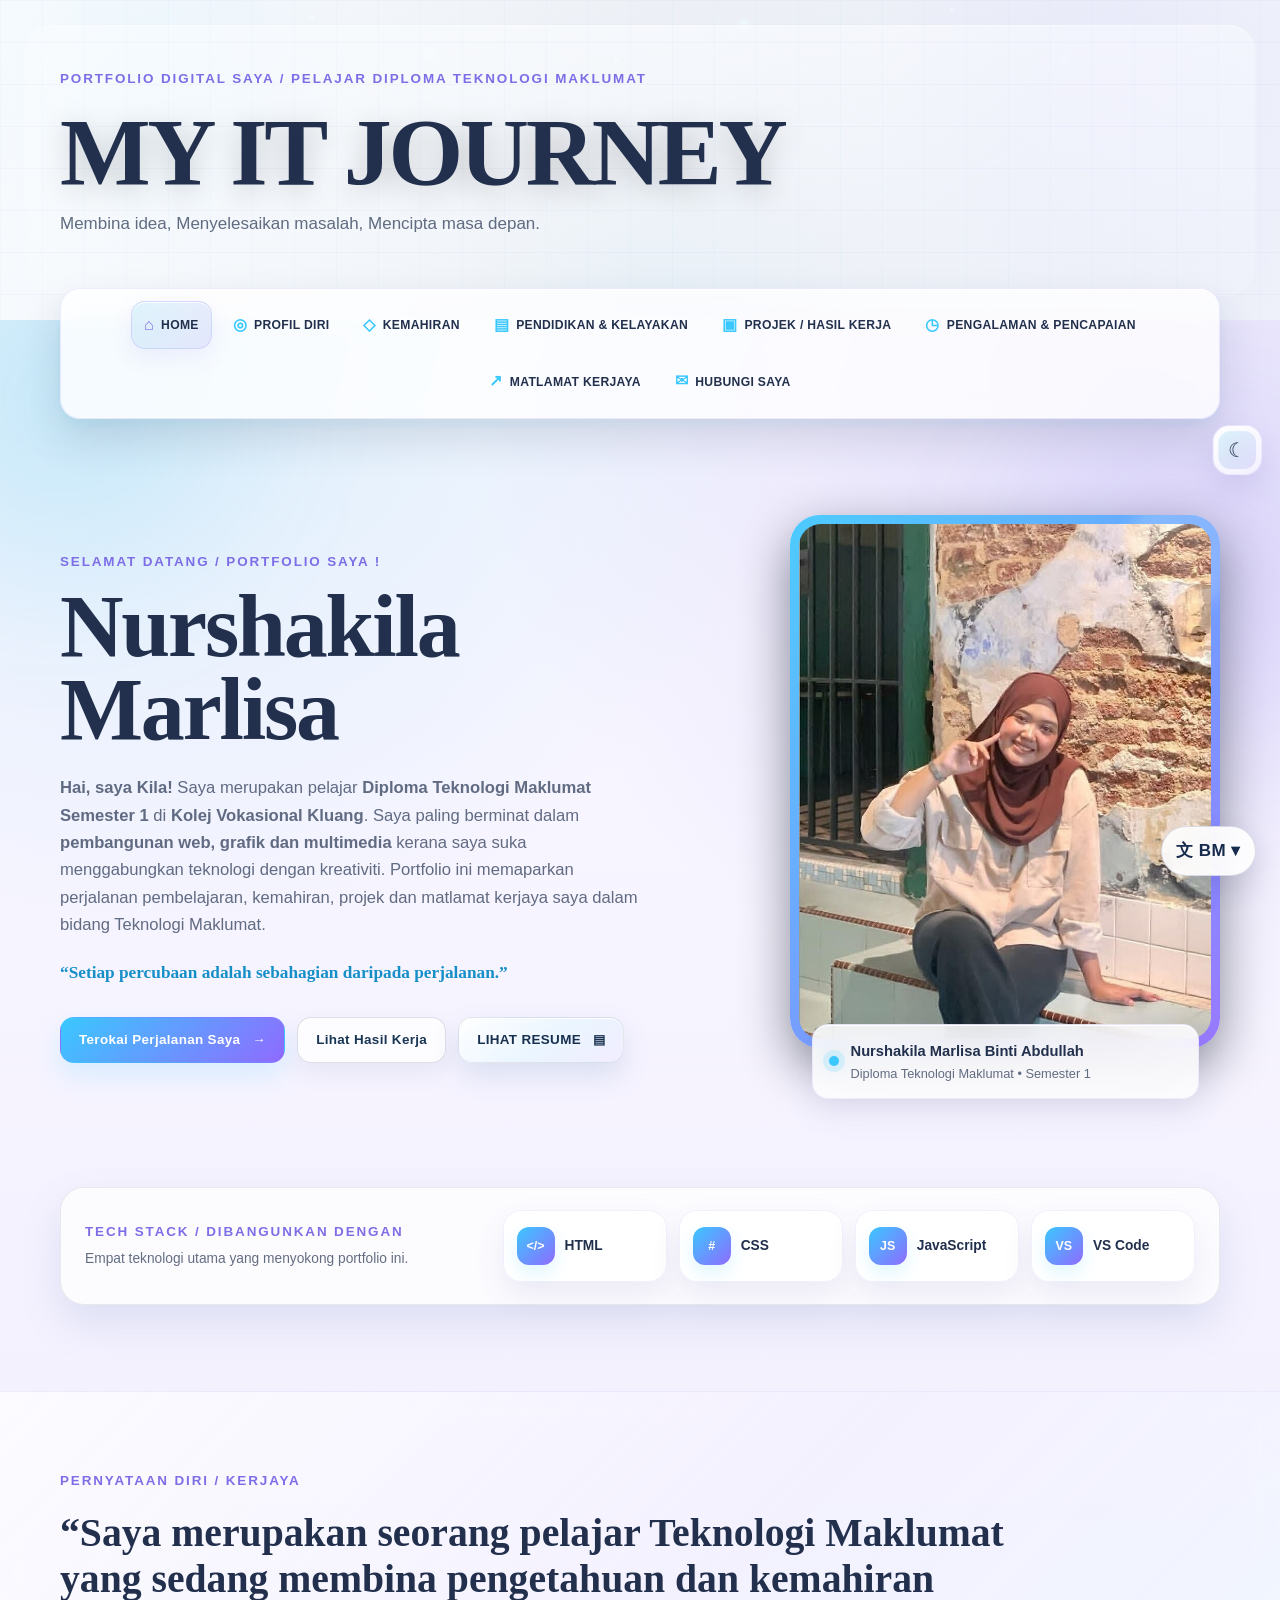
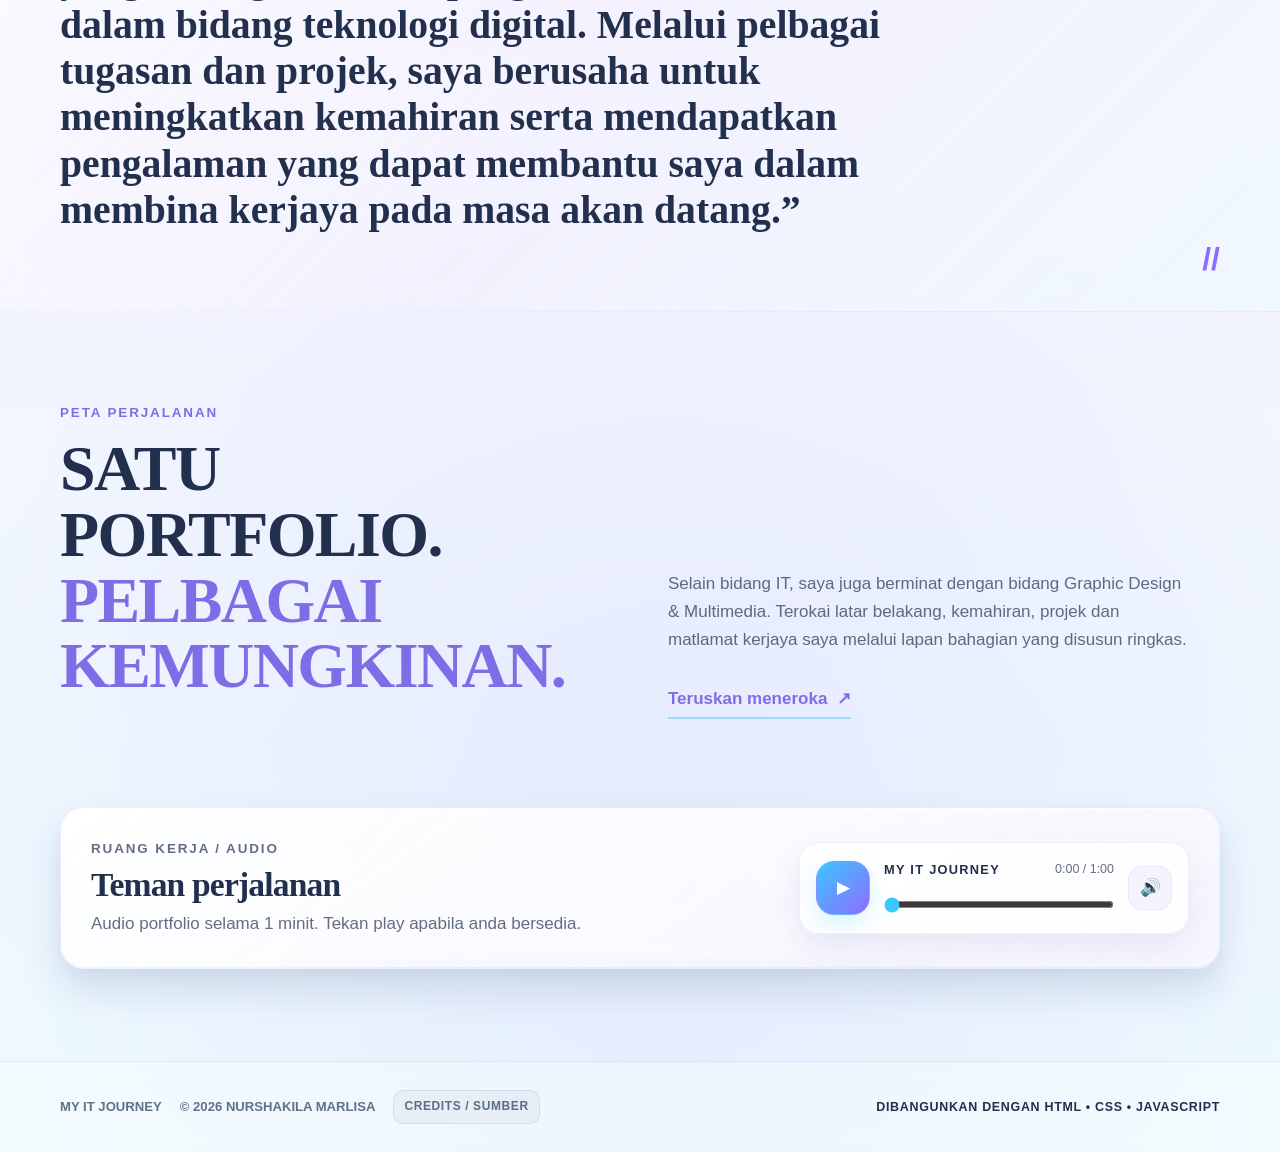
<file: index.html>
<!DOCTYPE html>
<html lang="ms">
<head>
  <meta charset="UTF-8">
  <meta name="viewport" content="width=device-width, initial-scale=1.0">
  <meta name="description" content="Portfolio digital MY IT JOURNEY.">
  <title>MY IT JOURNEY | Nurshakila Marlisa</title>
  <script data-theme-bootstrap>
    try {
      const saved = localStorage.getItem('my-it-journey-theme');
      document.documentElement.dataset.theme = saved === 'dark' ? 'dark' : 'light';
    } catch (_) { document.documentElement.dataset.theme = 'light'; }
  </script>
  <script data-intro-bootstrap>
    try {
      if (!sessionStorage.getItem('my-it-journey-intro-shown')) {
        document.documentElement.classList.add('intro-pending');
      }
    } catch (_) {}
  </script>
  <link rel="stylesheet" href="css/style.css">
</head>
<body>
  <div class="site-intro-loader" aria-hidden="true">
    <span class="intro-sparkle sparkle-a">✦</span>
    <span class="intro-sparkle sparkle-b">✦</span>
    <span class="intro-sparkle sparkle-c">✦</span>
    <div class="intro-card">
      <div class="intro-hello">HELLO! <span>👋</span></div>
      <div class="intro-logo">
        <span class="intro-orbit orbit-a"></span>
        <span class="intro-orbit orbit-b"></span>
        <span class="intro-core">&lt;/&gt;</span>
        <span class="intro-chip chip-html">HTML</span>
        <span class="intro-chip chip-css">CSS</span>
        <span class="intro-chip chip-js">JS</span>
      </div>
      <p class="intro-title">MY IT JOURNEY</p>
      <p class="intro-subtitle">WELCOME TO MY DIGITAL PORTFOLIO</p>
      <div class="intro-loading-line"><span></span></div>
    </div>
  </div>
  <!-- Banner utama dikongsi oleh semua halaman -->
  <header class="site-banner">
    <div class="banner-grid"></div>
    <div class="banner-content">
      <p class="eyebrow">PORTFOLIO DIGITAL SAYA / PELAJAR DIPLOMA TEKNOLOGI MAKLUMAT</p>
      <h1>MY IT JOURNEY</h1>
      <p class="banner-tagline">Membina idea, Menyelesaikan masalah, Mencipta masa depan.</p>
    </div>
  </header>

  <!-- Floating menu navigasi -->
  <nav class="floating-nav" aria-label="Navigasi utama">
    <a class="active" href="index.html"><span>⌂</span> HOME</a>
    <a href="profil.html"><span>◎</span> PROFIL DIRI</a>
    <a href="kemahiran.html"><span>◇</span> KEMAHIRAN</a>
    <a href="pendidikan.html"><span>▤</span> PENDIDIKAN &amp; KELAYAKAN</a>
    <a href="projek.html"><span>▣</span> PROJEK / HASIL KERJA</a>
    <a href="pengalaman.html"><span>◷</span> PENGALAMAN &amp; PENCAPAIAN</a>
    <a href="kerjaya.html"><span>↗</span> MATLAMAT KERJAYA</a>
    <a href="hubungi.html"><span>✉</span> HUBUNGI SAYA</a>
    
  </nav>

  <main>
    <section class="hero-section page-shell">
      <div class="hero-copy reveal">
        <p class="section-kicker">SELAMAT DATANG / PORTFOLIO SAYA !</p>
        <h2 class="home-name">Nurshakila Marlisa</h2>
        <p class="lead hero-introduction"><strong>Hai, saya Kila!</strong> Saya merupakan pelajar <strong>Diploma Teknologi Maklumat Semester 1</strong> di <strong>Kolej Vokasional Kluang</strong>. Saya paling berminat dalam <strong>pembangunan web, grafik dan multimedia</strong> kerana saya suka menggabungkan teknologi dengan kreativiti. Portfolio ini memaparkan perjalanan pembelajaran, kemahiran, projek dan matlamat kerjaya saya dalam bidang Teknologi Maklumat.</p>
        <p class="personal-motto">“Setiap percubaan adalah sebahagian daripada perjalanan.”</p>
        
        <div class="button-row">
          <a class="button button-primary hero-cta" href="profil.html">Terokai Perjalanan Saya <span>→</span></a>
          <a class="button button-quiet" href="projek.html">Lihat Hasil Kerja</a>
          <button class="button button-resume" type="button" data-resume-open>LIHAT RESUME <span>▤</span></button>
        </div>
      </div>
      <div class="profile-hero reveal reveal-delay">
        <div class="image-frame profile-frame">
          <img src="images/profile-edited.jpg" alt="Gambar profil Nurshakila Marlisa">
          <span class="image-label"></span>
        </div>
        <div class="name-plate home-name-plate">
          <span class="status-dot"></span>
          <div><strong>Nurshakila Marlisa Binti Abdullah</strong><small>Diploma Teknologi Maklumat • Semester 1</small></div>
          <span class="plate-mark"></span>
        </div>
      </div>
    </section>

    <section class="tech-stack-strip page-shell" aria-label="Teknologi yang digunakan">
      <div class="tech-stack-heading">
        <p class="section-kicker">TECH STACK / DIBANGUNKAN DENGAN</p>
        <p class="muted">Empat teknologi utama yang menyokong portfolio ini.</p>
      </div>
      <div class="tech-bubbles">
        <span class="tech-bubble"><b>&lt;/&gt;</b><strong>HTML</strong></span>
        <span class="tech-bubble"><b>#</b><strong>CSS</strong></span>
        <span class="tech-bubble"><b>JS</b><strong>JavaScript</strong></span>
        <span class="tech-bubble"><b>VS</b><strong>VS Code</strong></span>
      </div>
    </section>

    <section class="statement-band">
      <div class="page-shell statement-layout">
        <p class="section-kicker">PERNYATAAN DIRI / KERJAYA</p>
        <blockquote>“Saya merupakan seorang pelajar Teknologi Maklumat yang sedang membina pengetahuan dan kemahiran dalam bidang teknologi digital. Melalui pelbagai tugasan dan projek, saya berusaha untuk meningkatkan kemahiran serta mendapatkan pengalaman yang dapat membantu saya dalam membina kerjaya pada masa akan datang.”</blockquote>
        <span class="line-mark">//</span>
      </div>
    </section>

    <section class="page-shell intro-grid">
      <div><p class="section-kicker">PETA PERJALANAN</p><h2>SATU PORTFOLIO.<br><em>PELBAGAI KEMUNGKINAN.</em></h2></div>
      <div class="intro-text"><p>Selain bidang IT, saya juga berminat dengan bidang Graphic Design &amp; Multimedia. Terokai latar belakang, kemahiran, projek dan matlamat kerjaya saya melalui lapan bahagian yang disusun ringkas.</p><a class="text-link" href="kemahiran.html">Teruskan meneroka  <span>↗</span></a></div>
    </section>

    <section class="audio-panel page-shell">
      <div class="audio-copy"><p class="section-kicker">RUANG KERJA / AUDIO</p><h2>Teman perjalanan</h2><p>Audio portfolio selama 1 minit. Tekan play apabila anda bersedia.</p></div>
      <div class="custom-audio" data-audio-player>
        <audio preload="metadata" loop data-audio>
          <source src="audio/portfolio-1min.mp3" type="audio/mpeg">
          Pelayar anda tidak menyokong audio.
        </audio>
        <button class="audio-play" type="button" data-play aria-label="Mainkan audio">▶</button>
        <div class="audio-main">
          <div class="audio-meta"><strong>MY IT JOURNEY</strong><span data-time>0:00 / 1:00</span></div>
          <input class="audio-progress" data-progress type="range" min="0" max="100" value="0" step="0.1" aria-label="Kemajuan audio">
        </div>
        <button class="audio-mute" type="button" data-mute aria-label="Senyapkan audio">🔊</button>
      </div>
    </section>
  </main>

  <footer class="site-footer"><div class="page-shell footer-inner"><span>MY IT JOURNEY</span><span>© <span data-year></span> NURSHAKILA MARLISA </span></div></footer>
  <script src="js/language.js"></script><script src="js/script.js"></script>

</body>
</html>
</file>
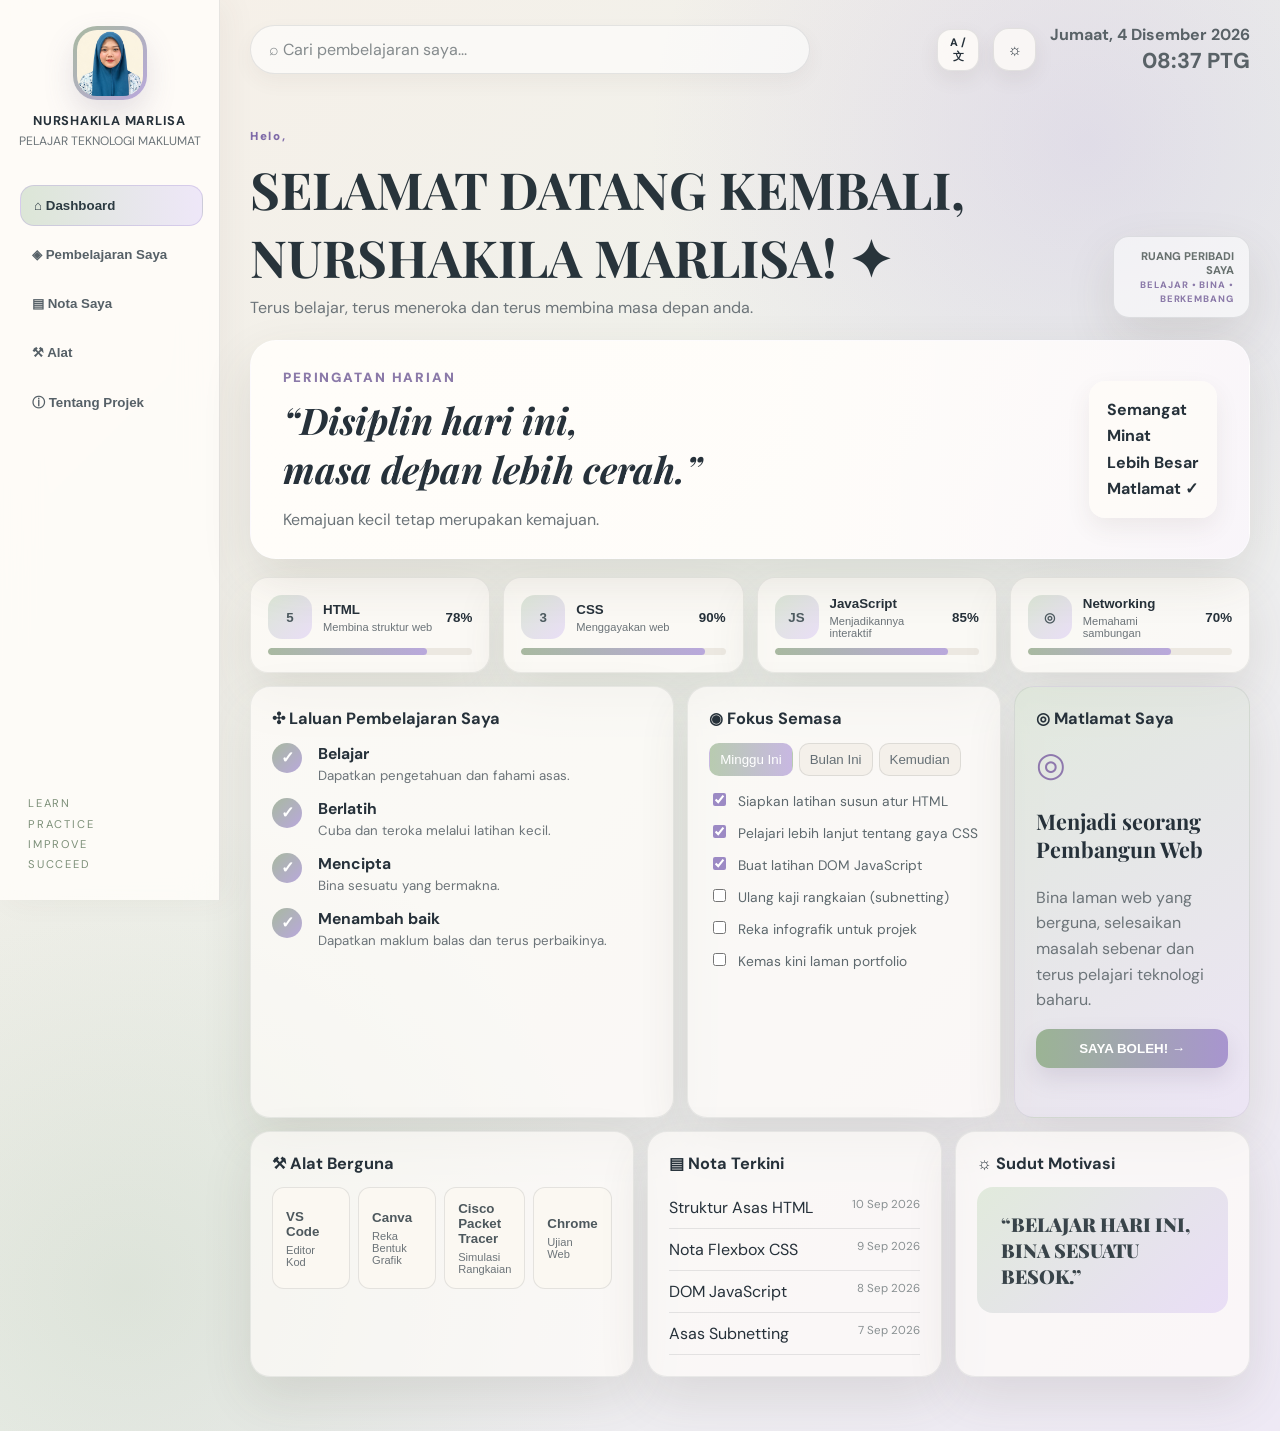
<file: project3-dashboard/index.html>
<!DOCTYPE html><html lang="ms"><head><meta charset="UTF-8"><meta name="viewport" content="width=device-width,initial-scale=1"><meta name="description" content="My IT Study Dashboard oleh Nurshakila Marlisa."><title>My IT Study Dashboard | Nurshakila Marlisa</title><link rel="stylesheet" href="style.css"></head><body><div class="app-shell">
<aside class="sidebar"><div class="brand"><div class="brand-mark"><img src="../images/resume-profile.jpg" alt="Nurshakila Marlisa"></div><strong>NURSHAKILA MARLISA</strong><span>IT STUDENT</span></div><nav><button class="side-link active" data-target="dashboard">⌂ <span>Dashboard</span></button><button class="side-link" data-target="learning">◈ <span>My Learning</span></button><button class="side-link" data-target="notes">▤ <span>My Notes</span></button><button class="side-link" data-target="tools">⚒ <span>Tools</span></button><button class="side-link" data-target="about">ⓘ <span>About Project</span></button></nav><div class="sidebar-quote">LEARN<br>PRACTICE<br>IMPROVE<br>SUCCEED</div></aside>
<main class="dashboard"><header class="topbar"><div class="search">⌕ <span>Search my learning...</span></div><div class="top-actions"><div class="dash-lang" id="dashLang"><button class="dash-lang-btn" id="dashLangBtn" type="button" aria-label="Tukar bahasa" title="Tukar bahasa">A / 文</button><div class="dash-lang-menu" id="dashLangMenu"><button type="button" data-lang="ms">🇲🇾 BM <small>Bahasa Melayu</small></button><button type="button" data-lang="en">🇬🇧 EN <small>English</small></button><button type="button" data-lang="id">🇮🇩 ID <small>Bahasa Indonesia</small></button></div></div><button class="theme-switch" id="themeSwitch" type="button" aria-label="Tukar tema" title="Tukar tema"><span>☼</span></button><div class="date"><strong id="day"></strong><span id="clock"></span></div></div></header>
<section id="dashboard" class="dash-section active-section"><div class="welcome"><div><p>HELLO,</p><h1>WELCOME BACK, NURSHAKILA MARLISA! ✦</h1><span>Keep learning, keep exploring, and keep building your future.</span></div><div class="welcome-chip">MY PERSONAL SPACE<br><small>LEARN • BUILD • GROW</small></div></div>
<div class="quote-banner"><div><small>DAILY REMINDER</small><strong>“Discipline today,<br>brighter tomorrow.”</strong><p>Small progress is still progress.</p></div><div class="quote-sticky">Same<br>Passion<br>Bigger<br>Goals ✓</div></div>
<div class="skill-grid"><button class="skill-card" data-skill="HTML"><b class="icon html">5</b><span><strong>HTML</strong><small>Structure the web</small></span><em>78%</em><i><u style="width:78%"></u></i></button><button class="skill-card" data-skill="CSS"><b class="icon css">3</b><span><strong>CSS</strong><small>Style the web</small></span><em>90%</em><i><u style="width:90%"></u></i></button><button class="skill-card" data-skill="JavaScript"><b class="icon js">JS</b><span><strong>JavaScript</strong><small>Make it interactive</small></span><em>85%</em><i><u style="width:85%"></u></i></button><button class="skill-card" data-skill="Networking"><b class="icon net">◎</b><span><strong>Networking</strong><small>Understand connections</small></span><em>70%</em><i><u style="width:70%"></u></i></button></div>
<div class="content-grid"><article class="panel learning-panel"><h2>✣ My Learning Path</h2><div class="path"><div><b>✓</b><strong>Learn</strong><span>Gain knowledge and understand the basics.</span></div><div><b>✓</b><strong>Practice</strong><span>Try and explore through small exercises.</span></div><div><b>✓</b><strong>Create</strong><span>Build something meaningful.</span></div><div><b>✓</b><strong>Improve</strong><span>Get feedback and keep making it better.</span></div></div></article>
<article class="panel focus-panel"><h2>◉ Current Focus</h2><div class="tabs"><button class="focus-tab active">This Week</button><button class="focus-tab">This Month</button><button class="focus-tab">Later</button></div><label><input type="checkbox" checked> Finish HTML layout practice</label><label><input type="checkbox" checked> Learn more CSS styling</label><label><input type="checkbox" checked> Do JavaScript DOM exercise</label><label><input type="checkbox"> Revise networking (subnetting)</label><label><input type="checkbox"> Design infographic for project</label><label><input type="checkbox"> Update portfolio website</label></article>
<article class="panel goal-panel"><h2>◎ My Goal</h2><div class="target">◎</div><h3>Become a<br><strong>Web Developer</strong></h3><p>Build useful websites, solve real problems, and keep learning new technologies.</p><button id="goalBtn">I CAN DO THIS! →</button><div id="goalMsg" class="goal-msg"></div></article></div>
<div class="bottom-grid"><article class="panel tools-panel"><h2>⚒ Useful Tools</h2><div class="tools"><button data-tool="VS Code">VS Code<small>Code Editor</small></button><button data-tool="Canva">Canva<small>Graphic Design</small></button><button data-tool="Cisco Packet Tracer">Cisco Packet Tracer<small>Network Simulation</small></button><button data-tool="Chrome">Chrome<small>Web Testing</small></button></div></article><article class="panel notes-panel"><h2>▤ Recent Notes</h2><ul><li>HTML Basic Structure <time>10 Sep 2026</time></li><li>CSS Flexbox Notes <time>9 Sep 2026</time></li><li>JavaScript DOM <time>8 Sep 2026</time></li><li>Subnetting Basics <time>7 Sep 2026</time></li></ul></article><article class="panel motivation"><h2>☼ Motivation Corner</h2><blockquote>“BELAJAR HARI INI,<br>BINA SESUATU BESOK.”</blockquote></article></div></section>
<section id="learning" class="dash-section"><div class="section-head"><p>MY LEARNING</p><h2>LEARN → PRACTICE → CREATE → IMPROVE</h2></div><div class="large-panel"><h3>Learning Roadmap</h3><div class="roadmap"><span>01<br><b>HTML</b></span><span>02<br><b>CSS</b></span><span>03<br><b>JavaScript</b></span><span>04<br><b>Networking</b></span><span>05<br><b>Projects</b></span></div><p>Dashboard ini membantu saya menyusun kemahiran yang sedang dipelajari dan perkara yang perlu dipraktikkan.</p></div></section>
<section id="notes" class="dash-section"><div class="section-head"><p>MY NOTES</p><h2>SMALL NOTES, BIG PROGRESS.</h2></div><div class="note-board"><div>HTML<br><small>Struktur asas halaman</small></div><div>CSS<br><small>Flexbox & layout</small></div><div>JavaScript<br><small>DOM & interaction</small></div><div>Networking<br><small>IP & subnetting</small></div></div></section>
<section id="tools" class="dash-section"><div class="section-head"><p>TOOLS</p><h2>TOOLS I USE TO BUILD.</h2></div><div class="tool-list"><div><b>VS Code</b><span>Menulis dan menyusun kod.</span></div><div><b>Google Chrome</b><span>Menguji paparan dan fungsi web.</span></div><div><b>Cisco Packet Tracer</b><span>Membina simulasi rangkaian.</span></div><div><b>Canva</b><span>Menyediakan bahan grafik dan multimedia.</span></div></div></section>
<section id="about" class="dash-section"><div class="section-head"><p>ABOUT PROJECT</p><h2>KENAPA DASHBOARD INI DIBUAT?</h2></div><div class="large-panel"><p>Ini ialah projek multimedia peribadi yang saya bina menggunakan <strong>HTML, CSS dan JavaScript</strong> melalui Visual Studio Code. Dashboard ini digunakan untuk menyusun kemahiran, fokus pembelajaran, nota dan matlamat kerjaya saya dalam satu paparan interaktif.</p><div class="code-pill"><span>HTML</span><span>CSS</span><span>JAVASCRIPT</span><span>VS CODE</span></div></div></section></main></div>
<div class="skill-modal" id="skillModal" aria-hidden="true"><div class="modal-card"><button id="closeSkill">×</button><p>SKILL SCAN</p><h2 id="skillTitle">HTML</h2><div class="scan-line"></div><span id="skillText"></span></div></div>
<div class="tool-modal" id="toolModal" aria-hidden="true"><div class="modal-card tool-card"><button id="closeTool">×</button><p>TOOL KIT</p><h2 id="toolTitle">VS Code</h2><div class="tool-icon-big">✦</div><span id="toolText"></span></div></div>
<script src="p3-language.js"></script><script src="script.js"></script></body></html>
</file>
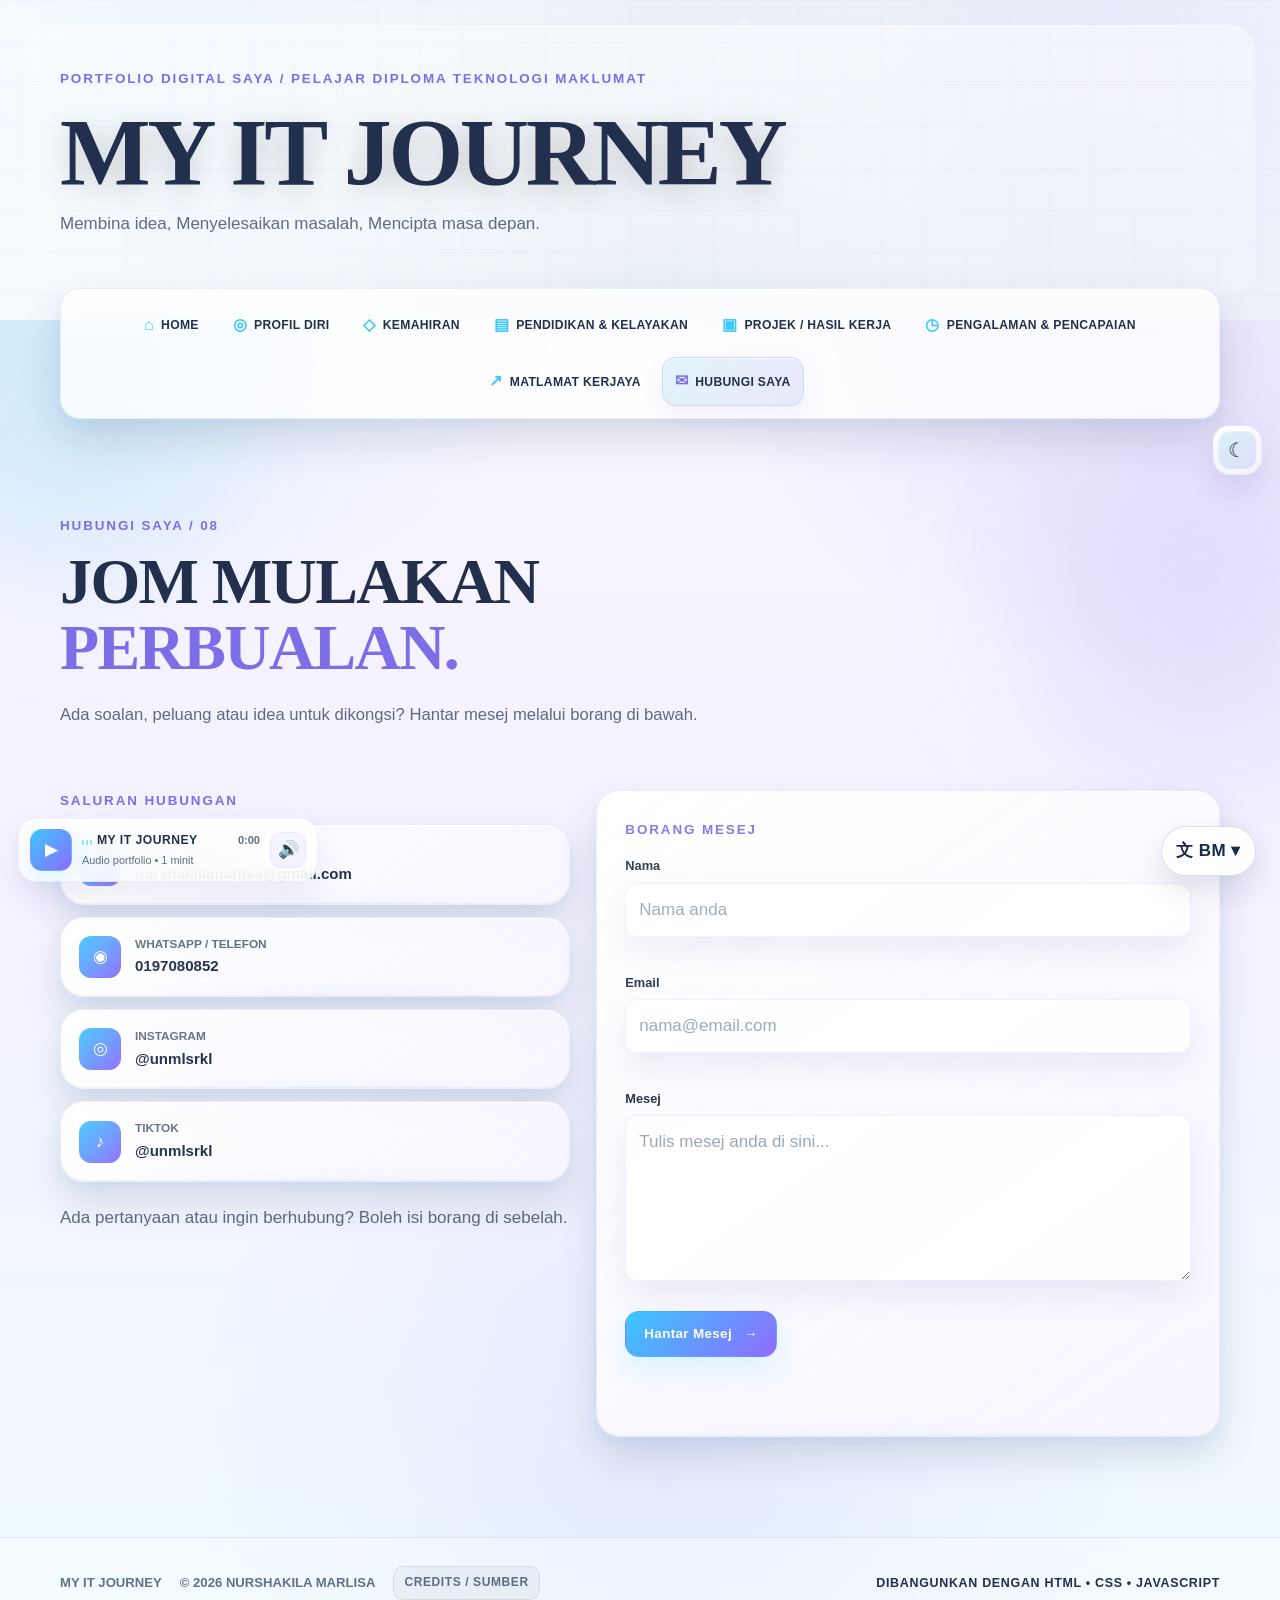
<file: hubungi.html>
<!DOCTYPE html>
<html lang="ms">
<head><meta charset="UTF-8"><meta name="viewport" content="width=device-width, initial-scale=1.0"><meta name="description" content="Hubungi pemilik MY IT JOURNEY."><title>MY IT JOURNEY | Hubungi Saya</title><script data-theme-bootstrap>
    try {
      const saved = localStorage.getItem('my-it-journey-theme');
      document.documentElement.dataset.theme = saved === 'dark' ? 'dark' : 'light';
    } catch (_) { document.documentElement.dataset.theme = 'light'; }
  </script>
  <link rel="stylesheet" href="css/style.css"></head>
<body>
  <!-- Banner dan navigasi konsisten -->
  <header class="site-banner"><div class="banner-grid"></div><div class="banner-content"><p class="eyebrow">PORTFOLIO DIGITAL SAYA / PELAJAR DIPLOMA TEKNOLOGI MAKLUMAT</p><h1>MY IT JOURNEY</h1><p class="banner-tagline">Membina idea, Menyelesaikan masalah, Mencipta masa depan.</p></div></header>
  <nav class="floating-nav" aria-label="Navigasi utama"><a href="index.html"><span>⌂</span> HOME</a><a href="profil.html"><span>◎</span> PROFIL DIRI</a><a href="kemahiran.html"><span>◇</span> KEMAHIRAN</a><a href="pendidikan.html"><span>▤</span> PENDIDIKAN &amp; KELAYAKAN</a><a href="projek.html"><span>▣</span> PROJEK / HASIL KERJA</a><a href="pengalaman.html"><span>◷</span> PENGALAMAN &amp; PENCAPAIAN</a><a href="kerjaya.html"><span>↗</span> MATLAMAT KERJAYA</a><a class="active" href="hubungi.html"><span>✉</span> HUBUNGI SAYA</a></nav>
  <main><section class="page-intro page-shell"><p class="section-kicker">HUBUNGI SAYA / 08</p><h2>JOM MULAKAN<br><em>PERBUALAN.</em></h2><p class="lead narrow">Ada soalan, peluang atau idea untuk dikongsi? Hantar mesej melalui borang di bawah.</p></section>
    <section class="page-shell contact-layout contact-section"><div class="contact-details"><p class="section-kicker">SALURAN HUBUNGAN</p><a class="contact-line contact-card" href="https://mail.google.com/mail/?view=cm&fs=1&to=nurshakilamarlisa@gmail.com" target="_blank" rel="noopener noreferrer" title="Buka Gmail untuk menghantar e-mel"><span>✉</span><div><small>EMAIL / GMAIL</small><strong>nurshakilamarlisa@gmail.com</strong></div></a><a class="contact-line contact-card" href="https://www.wasap.my/60197080852/" target="_blank" rel="noopener noreferrer"><span>◉</span><div><small>WHATSAPP / TELEFON</small><strong>0197080852</strong></div></a><a class="contact-line contact-card" href="https://www.instagram.com/unmlsrkl?igsi=d2dtMnMzdmVuNnI=" target="_blank" rel="noopener noreferrer"><span>◎</span><div><small>INSTAGRAM</small><strong>@unmlsrkl</strong></div></a><a class="contact-line contact-card" href="https://www.tiktok.com/@unmlsrkl?_r=1&amp;_t=ZS-997gRpliRqW" target="_blank" rel="noopener noreferrer"><span>♪</span><div><small>TIKTOK</small><strong>@unmlsrkl</strong></div></a><p class="muted contact-note">Ada pertanyaan atau ingin berhubung? Boleh isi borang di sebelah.</p></div><form class="contact-form contact-form-glass" id="contactForm" novalidate><p class="section-kicker">BORANG MESEJ</p><label for="name">Nama</label><input id="name" name="name" type="text" placeholder="Nama anda" required><small class="field-error" data-error="name"></small><label for="email">Email</label><input id="email" name="email" type="email" placeholder="nama@email.com" required><small class="field-error" data-error="email"></small><label for="message">Mesej</label><textarea id="message" name="message" rows="5" placeholder="Tulis mesej anda di sini..." required></textarea><small class="field-error" data-error="message"></small><button class="button button-primary contact-submit" type="submit">Hantar Mesej <span>→</span></button><p class="form-status" role="status" aria-live="polite"></p></form></section>
  </main><footer class="site-footer"><div class="page-shell footer-inner"><span>MY IT JOURNEY</span><span>© <span data-year></span> NURSHAKILA MARLISA </span></div></footer><script src="js/language.js"></script><script src="js/script.js"></script>
</body></html>
</file>
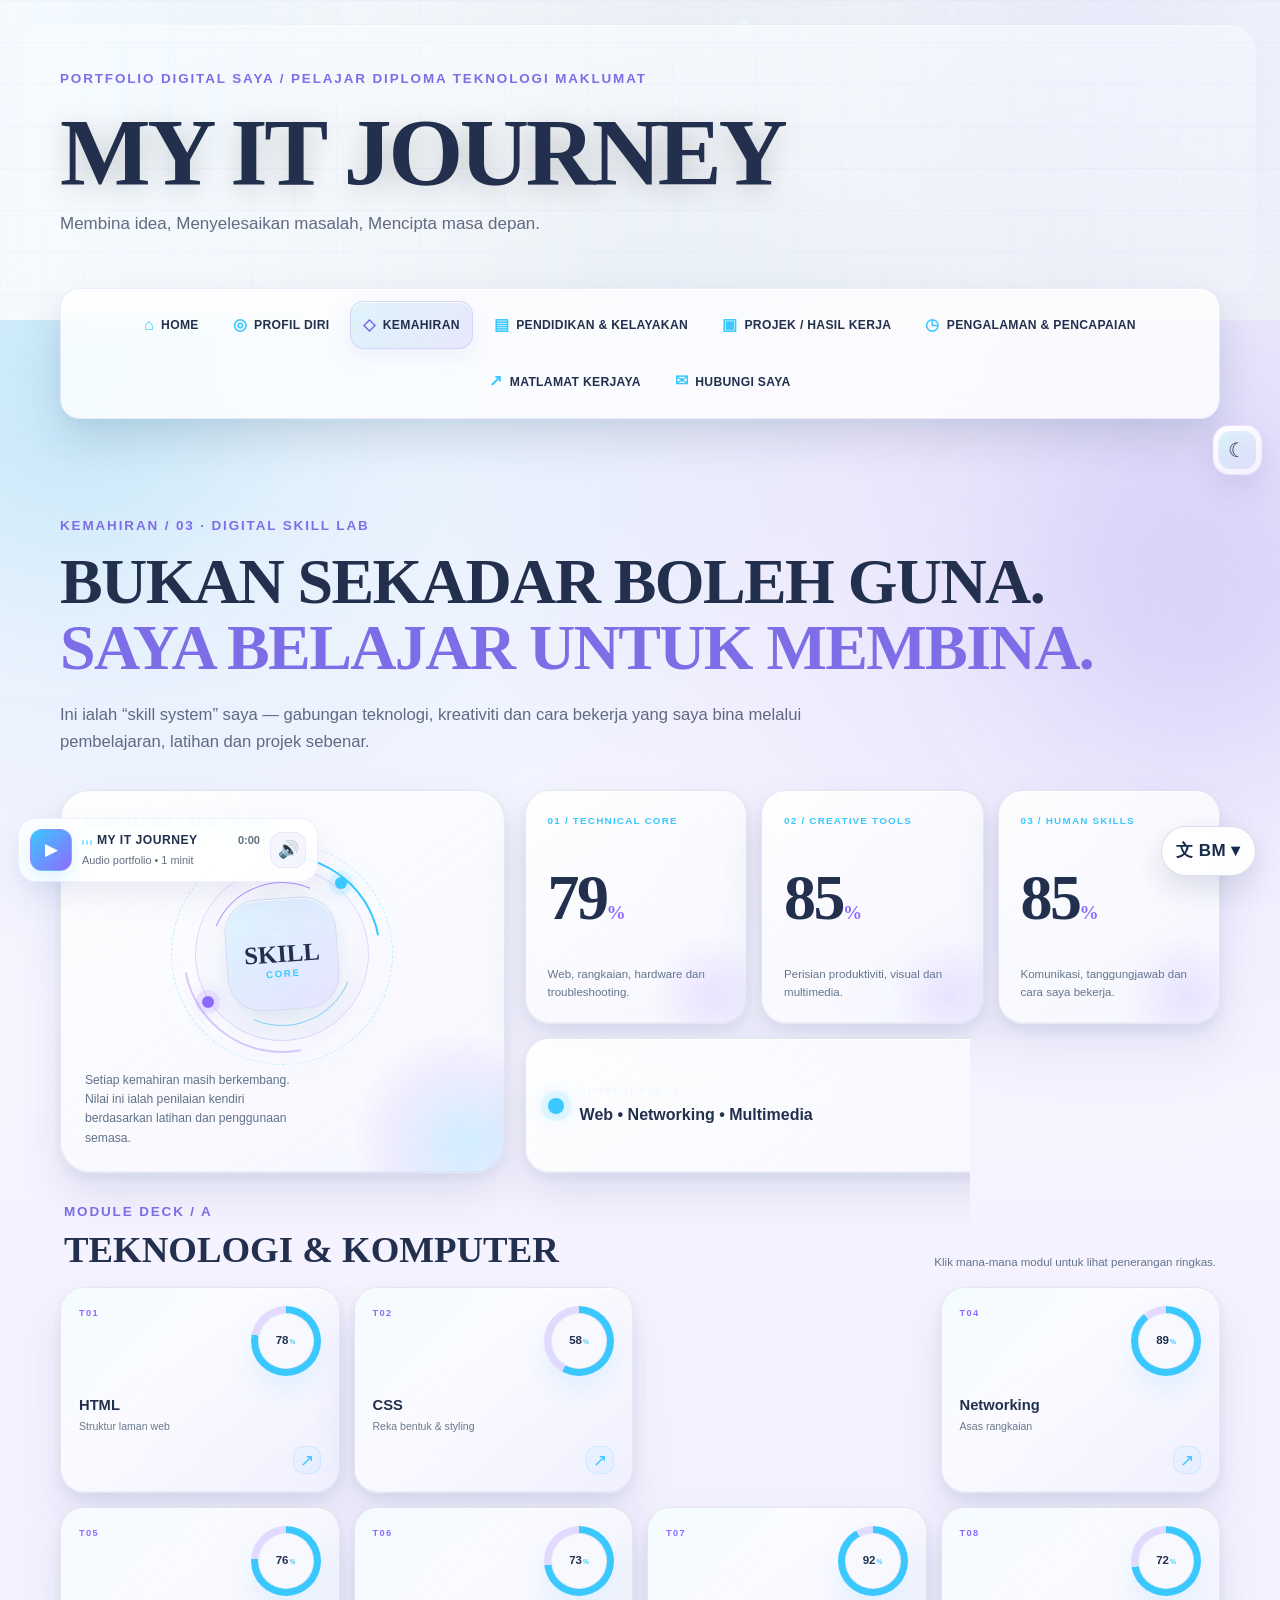
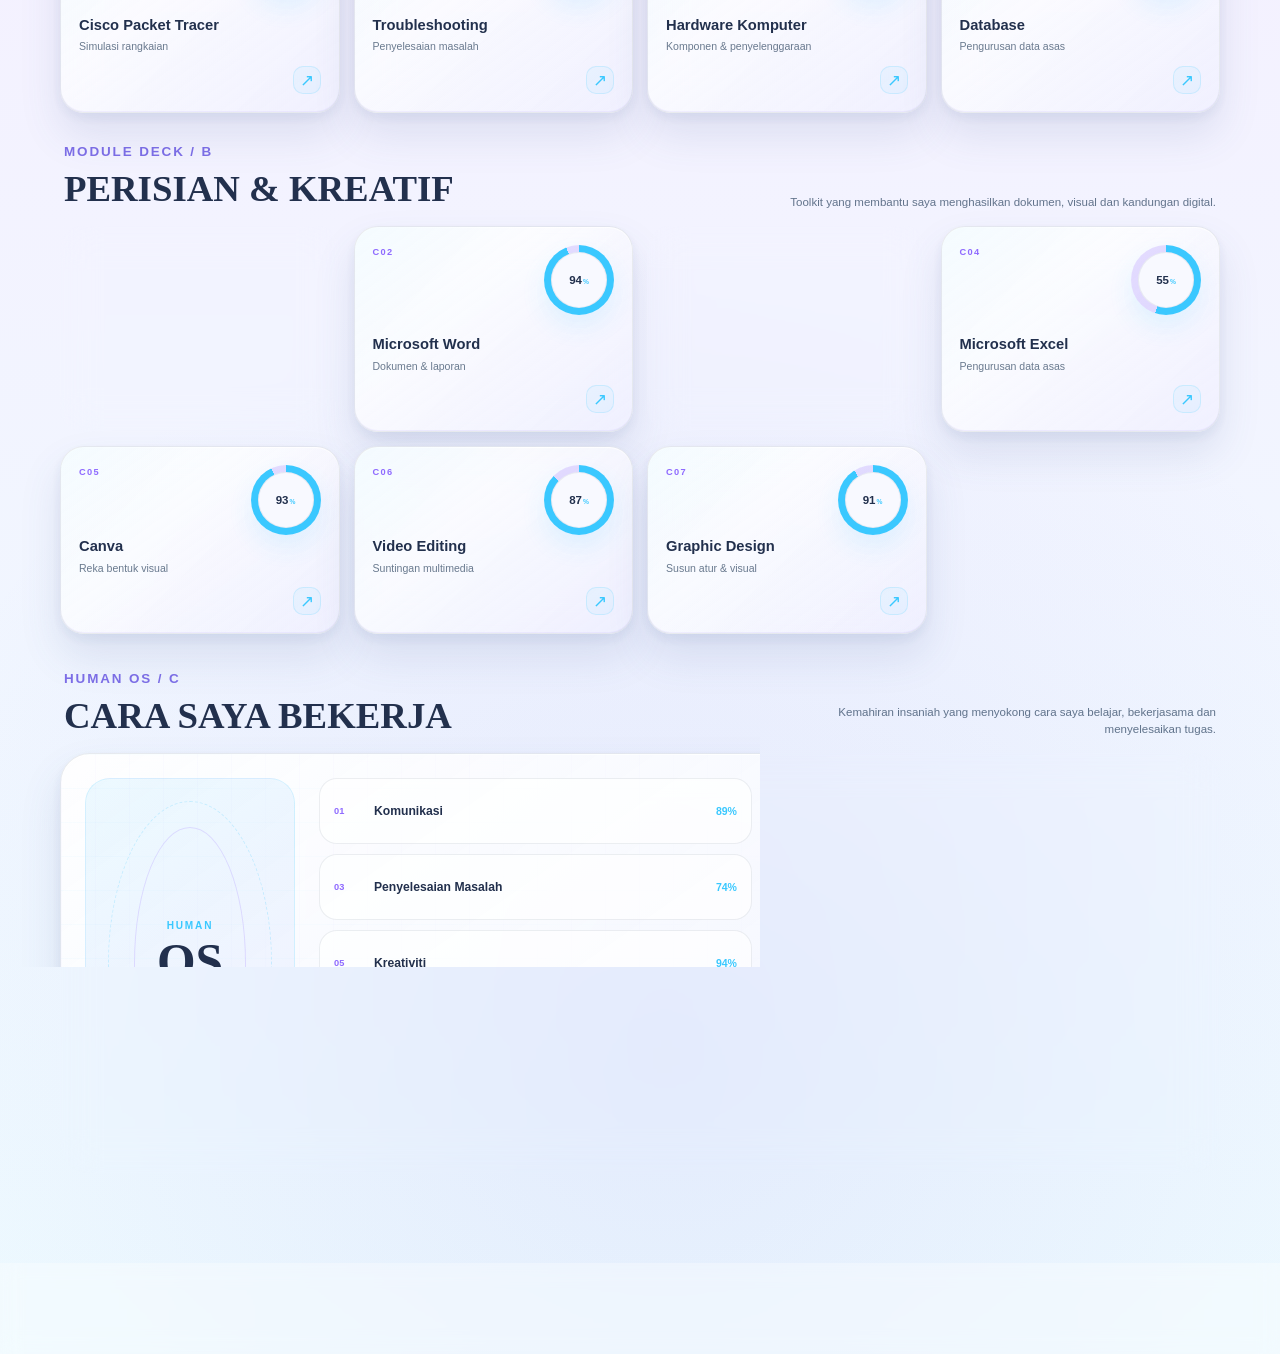
<file: kemahiran.html>
<!DOCTYPE html>
<html lang="ms">
<head>
  <meta charset="UTF-8">
  <meta name="viewport" content="width=device-width, initial-scale=1.0">
  <meta name="description" content="Kemahiran teknikal, perisian dan kemahiran insaniah Nurshakila Marlisa.">
  <title>MY IT JOURNEY | Kemahiran</title>
  <script data-theme-bootstrap>
    try {
      const saved = localStorage.getItem('my-it-journey-theme');
      document.documentElement.dataset.theme = saved === 'dark' ? 'dark' : 'light';
    } catch (_) { document.documentElement.dataset.theme = 'light'; }
  </script>
  <link rel="stylesheet" href="css/style.css">
</head>
<body>
  <header class="site-banner">
    <div class="banner-grid"></div>
    <div class="banner-content">
      <p class="eyebrow">PORTFOLIO DIGITAL SAYA / PELAJAR DIPLOMA TEKNOLOGI MAKLUMAT</p>
      <h1>MY IT JOURNEY</h1>
      <p class="banner-tagline">Membina idea, Menyelesaikan masalah, Mencipta masa depan.</p>
    </div>
  </header>

  <nav class="floating-nav" aria-label="Navigasi utama">
    <a href="index.html"><span>⌂</span> HOME</a>
    <a href="profil.html"><span>◎</span> PROFIL DIRI</a>
    <a class="active" href="kemahiran.html"><span>◇</span> KEMAHIRAN</a>
    <a href="pendidikan.html"><span>▤</span> PENDIDIKAN &amp; KELAYAKAN</a>
    <a href="projek.html"><span>▣</span> PROJEK / HASIL KERJA</a>
    <a href="pengalaman.html"><span>◷</span> PENGALAMAN &amp; PENCAPAIAN</a>
    <a href="kerjaya.html"><span>↗</span> MATLAMAT KERJAYA</a>
    <a href="hubungi.html"><span>✉</span> HUBUNGI SAYA</a>
  </nav>

  <main>
    <section class="page-intro page-shell skill-lab-intro">
      <p class="section-kicker">KEMAHIRAN / 03 · DIGITAL SKILL LAB</p>
      <h2>BUKAN SEKADAR BOLEH GUNA.<br><em>SAYA BELAJAR UNTUK MEMBINA.</em></h2>
      <p class="lead narrow">Ini ialah “skill system” saya — gabungan teknologi, kreativiti dan cara bekerja yang saya bina melalui pembelajaran, latihan dan projek sebenar.</p>
    </section>

    <section class="page-shell skill-command-center" aria-label="Ringkasan kemahiran">
      <article class="skill-core-card">
        <span class="core-label">NURSHAKILA / SKILL CORE</span>
        <div class="skill-core-orbit" aria-hidden="true">
          <span class="orbit-ring orbit-one"></span>
          <span class="orbit-ring orbit-two"></span>
          <span class="orbit-node node-a"></span>
          <span class="orbit-node node-b"></span>
          <div class="core-center">
            <small>MY</small>
            <strong>SKILL</strong>
            <b>CORE</b>
          </div>
        </div>
        <p>Setiap kemahiran masih berkembang. Nilai ini ialah penilaian kendiri berdasarkan latihan dan penggunaan semasa.</p>
      </article>

      <div class="skill-dashboard">
        <article class="skill-stat-card">
          <span>01 / TECHNICAL CORE</span>
          <strong>79<small>%</small></strong>
          <p>Web, rangkaian, hardware dan troubleshooting.</p>
        </article>
        <article class="skill-stat-card">
          <span>02 / CREATIVE TOOLS</span>
          <strong>85<small>%</small></strong>
          <p>Perisian produktiviti, visual dan multimedia.</p>
        </article>
        <article class="skill-stat-card">
          <span>03 / HUMAN SKILLS</span>
          <strong>85<small>%</small></strong>
          <p>Komunikasi, tanggungjawab dan cara saya bekerja.</p>
        </article>
        <article class="skill-focus-card">
          <span class="focus-pulse" aria-hidden="true"></span>
          <div><small>CURRENT FOCUS</small><strong>Web • Networking • Multimedia</strong></div>
          <b>2026</b>
        </article>
      </div>
    </section>

    <section class="page-shell skill-module-section">
      <div class="skill-section-head">
        <div><p class="section-kicker">MODULE DECK / A</p><h3>TEKNOLOGI &amp; KOMPUTER</h3></div>
        <p>Klik mana-mana modul untuk lihat penerangan ringkas.</p>
      </div>
      <div class="skill-module-grid">
        <button class="skill-module" type="button" data-skill-name="HTML" data-skill-category="Teknologi & Komputer" data-skill-level="78" data-skill-detail="Membina struktur halaman web yang tersusun menggunakan elemen HTML asas dan semantik." style="--level:78%">
          <span class="skill-module-id">T01</span><span class="skill-gauge"><i>78</i></span><div><strong>HTML</strong><small>Struktur laman web</small></div><span class="skill-open">↗</span>
        </button>
        <button class="skill-module" type="button" data-skill-name="CSS" data-skill-category="Teknologi & Komputer" data-skill-level="58" data-skill-detail="Menghasilkan styling asas, susun atur responsif dan visual antaramuka yang lebih kemas." style="--level:58%">
          <span class="skill-module-id">T02</span><span class="skill-gauge"><i>58</i></span><div><strong>CSS</strong><small>Reka bentuk & styling</small></div><span class="skill-open">↗</span>
        </button>
        <button class="skill-module" type="button" data-skill-name="JavaScript" data-skill-category="Teknologi & Komputer" data-skill-level="91" data-skill-detail="Menambah interaksi dan fungsi pada laman web seperti butang, popup, navigasi dan kawalan elemen." style="--level:91%">
          <span class="skill-module-id">T03</span><span class="skill-gauge"><i>91</i></span><div><strong>JavaScript</strong><small>Interaksi & fungsi web</small></div><span class="skill-open">↗</span>
        </button>
        <button class="skill-module" type="button" data-skill-name="Networking" data-skill-category="Teknologi & Komputer" data-skill-level="89" data-skill-detail="Memahami asas rangkaian, topologi dan konfigurasi asas untuk menghubungkan peranti." style="--level:89%">
          <span class="skill-module-id">T04</span><span class="skill-gauge"><i>89</i></span><div><strong>Networking</strong><small>Asas rangkaian</small></div><span class="skill-open">↗</span>
        </button>
        <button class="skill-module" type="button" data-skill-name="Cisco Packet Tracer" data-skill-category="Teknologi & Komputer" data-skill-level="76" data-skill-detail="Menggunakan simulasi rangkaian untuk membina topologi dan menguji konfigurasi asas." style="--level:76%">
          <span class="skill-module-id">T05</span><span class="skill-gauge"><i>76</i></span><div><strong>Cisco Packet Tracer</strong><small>Simulasi rangkaian</small></div><span class="skill-open">↗</span>
        </button>
        <button class="skill-module" type="button" data-skill-name="Troubleshooting" data-skill-category="Teknologi & Komputer" data-skill-level="73" data-skill-detail="Mengenal pasti punca masalah asas pada sistem atau peranti dan menguji penyelesaian secara sistematik." style="--level:73%">
          <span class="skill-module-id">T06</span><span class="skill-gauge"><i>73</i></span><div><strong>Troubleshooting</strong><small>Penyelesaian masalah</small></div><span class="skill-open">↗</span>
        </button>
        <button class="skill-module" type="button" data-skill-name="Hardware Komputer" data-skill-category="Teknologi & Komputer" data-skill-level="92" data-skill-detail="Mengenali komponen komputer serta melakukan pemasangan dan penyelenggaraan asas dengan lebih yakin." style="--level:92%">
          <span class="skill-module-id">T07</span><span class="skill-gauge"><i>92</i></span><div><strong>Hardware Komputer</strong><small>Komponen & penyelenggaraan</small></div><span class="skill-open">↗</span>
        </button>
        <button class="skill-module" type="button" data-skill-name="Database" data-skill-category="Teknologi & Komputer" data-skill-level="72" data-skill-detail="Memahami asas penyimpanan, penyusunan dan pengurusan data dalam pangkalan data." style="--level:72%">
          <span class="skill-module-id">T08</span><span class="skill-gauge"><i>72</i></span><div><strong>Database</strong><small>Pengurusan data asas</small></div><span class="skill-open">↗</span>
        </button>
      </div>
    </section>

    <section class="page-shell skill-module-section creative-deck">
      <div class="skill-section-head">
        <div><p class="section-kicker">MODULE DECK / B</p><h3>PERISIAN &amp; KREATIF</h3></div>
        <p>Toolkit yang membantu saya menghasilkan dokumen, visual dan kandungan digital.</p>
      </div>
      <div class="skill-module-grid skill-module-grid-tools">
        <button class="skill-module" type="button" data-skill-name="Visual Studio Code" data-skill-category="Perisian & Kreatif" data-skill-level="88" data-skill-detail="Editor utama yang saya gunakan untuk membina dan mengurus fail HTML, CSS dan JavaScript." style="--level:88%"><span class="skill-module-id">C01</span><span class="skill-gauge"><i>88</i></span><div><strong>Visual Studio Code</strong><small>Pembangunan web</small></div><span class="skill-open">↗</span></button>
        <button class="skill-module" type="button" data-skill-name="Microsoft Word" data-skill-category="Perisian & Kreatif" data-skill-level="94" data-skill-detail="Menghasilkan dokumen, laporan dan susun atur teks yang kemas serta tersusun." style="--level:94%"><span class="skill-module-id">C02</span><span class="skill-gauge"><i>94</i></span><div><strong>Microsoft Word</strong><small>Dokumen & laporan</small></div><span class="skill-open">↗</span></button>
        <button class="skill-module" type="button" data-skill-name="PowerPoint" data-skill-category="Perisian & Kreatif" data-skill-level="90" data-skill-detail="Menyusun slaid pembentangan dengan hierarki visual, teks dan grafik yang mudah difahami." style="--level:90%"><span class="skill-module-id">C03</span><span class="skill-gauge"><i>90</i></span><div><strong>PowerPoint</strong><small>Slide & presentation</small></div><span class="skill-open">↗</span></button>
        <button class="skill-module" type="button" data-skill-name="Microsoft Excel" data-skill-category="Perisian & Kreatif" data-skill-level="55" data-skill-detail="Menggunakan fungsi asas spreadsheet untuk menyusun data, jadual dan pengiraan mudah." style="--level:55%"><span class="skill-module-id">C04</span><span class="skill-gauge"><i>55</i></span><div><strong>Microsoft Excel</strong><small>Pengurusan data asas</small></div><span class="skill-open">↗</span></button>
        <button class="skill-module" type="button" data-skill-name="Canva" data-skill-category="Perisian & Kreatif" data-skill-level="93" data-skill-detail="Menghasilkan poster, grafik, layout dan bahan visual dengan cepat serta konsisten." style="--level:93%"><span class="skill-module-id">C05</span><span class="skill-gauge"><i>93</i></span><div><strong>Canva</strong><small>Reka bentuk visual</small></div><span class="skill-open">↗</span></button>
        <button class="skill-module" type="button" data-skill-name="Video Editing" data-skill-category="Perisian & Kreatif" data-skill-level="87" data-skill-detail="Menyusun klip, muzik, teks dan transisi untuk menghasilkan video pendek yang kemas." style="--level:87%"><span class="skill-module-id">C06</span><span class="skill-gauge"><i>87</i></span><div><strong>Video Editing</strong><small>Suntingan multimedia</small></div><span class="skill-open">↗</span></button>
        <button class="skill-module" type="button" data-skill-name="Graphic Design" data-skill-category="Perisian & Kreatif" data-skill-level="91" data-skill-detail="Menggabungkan tipografi, susun atur dan visual untuk menyampaikan idea dengan lebih menarik." style="--level:91%"><span class="skill-module-id">C07</span><span class="skill-gauge"><i>91</i></span><div><strong>Graphic Design</strong><small>Susun atur & visual</small></div><span class="skill-open">↗</span></button>
      </div>
    </section>

    <section class="page-shell human-os-section">
      <div class="skill-section-head">
        <div><p class="section-kicker">HUMAN OS / C</p><h3>CARA SAYA BEKERJA</h3></div>
        <p>Kemahiran insaniah yang menyokong cara saya belajar, bekerjasama dan menyelesaikan tugas.</p>
      </div>
      <div class="human-os-board">
        <div class="human-core" aria-hidden="true"><small>HUMAN</small><strong>OS</strong><span>v1.0</span></div>
        <div class="human-skill-grid">
          <button class="human-skill" type="button" data-skill-name="Komunikasi" data-skill-category="Kemahiran Insaniah" data-skill-level="89" data-skill-detail="Menyampaikan idea dan maklumat dengan jelas semasa perbincangan atau pembentangan."><span>01</span><strong>Komunikasi</strong><b>89%</b></button>
          <button class="human-skill" type="button" data-skill-name="Kerja Berpasukan" data-skill-category="Kemahiran Insaniah" data-skill-level="92" data-skill-detail="Bekerjasama, berkongsi tugas dan menyesuaikan diri dengan peranan dalam kumpulan."><span>02</span><strong>Kerja Berpasukan</strong><b>92%</b></button>
          <button class="human-skill" type="button" data-skill-name="Penyelesaian Masalah" data-skill-category="Kemahiran Insaniah" data-skill-level="74" data-skill-detail="Mengenal pasti masalah, mencuba beberapa pilihan dan memilih penyelesaian yang praktikal."><span>03</span><strong>Penyelesaian Masalah</strong><b>74%</b></button>
          <button class="human-skill" type="button" data-skill-name="Pengurusan Masa" data-skill-category="Kemahiran Insaniah" data-skill-level="70" data-skill-detail="Menyusun keutamaan dan cuba menyiapkan tugasan mengikut tempoh yang ditetapkan."><span>04</span><strong>Pengurusan Masa</strong><b>70%</b></button>
          <button class="human-skill" type="button" data-skill-name="Kreativiti" data-skill-category="Kemahiran Insaniah" data-skill-level="94" data-skill-detail="Meneroka idea visual dan pendekatan baharu untuk menjadikan hasil kerja lebih menarik."><span>05</span><strong>Kreativiti</strong><b>94%</b></button>
          <button class="human-skill" type="button" data-skill-name="Kepimpinan" data-skill-category="Kemahiran Insaniah" data-skill-level="86" data-skill-detail="Membantu menyusun kerja kumpulan dan mengambil tanggungjawab apabila diperlukan."><span>06</span><strong>Kepimpinan</strong><b>86%</b></button>
          <button class="human-skill" type="button" data-skill-name="Cepat Belajar" data-skill-category="Kemahiran Insaniah" data-skill-level="78" data-skill-detail="Boleh menyesuaikan diri dengan tools dan arahan baharu melalui latihan dan percubaan."><span>07</span><strong>Cepat Belajar</strong><b>78%</b></button>
          <button class="human-skill" type="button" data-skill-name="Bertanggungjawab" data-skill-category="Kemahiran Insaniah" data-skill-level="93" data-skill-detail="Menjaga tugasan yang diberikan dan memastikan hasil kerja disiapkan dengan teliti."><span>08</span><strong>Bertanggungjawab</strong><b>93%</b></button>
          <button class="human-skill" type="button" data-skill-name="Teliti" data-skill-category="Kemahiran Insaniah" data-skill-level="76" data-skill-detail="Memberi perhatian pada susun atur, kandungan dan fungsi sebelum hasil kerja diserahkan."><span>09</span><strong>Teliti</strong><b>76%</b></button>
          <button class="human-skill" type="button" data-skill-name="Suka Mencuba Benda Baharu" data-skill-category="Kemahiran Insaniah" data-skill-level="95" data-skill-detail="Suka meneroka idea, perisian dan teknik baharu untuk meningkatkan kemahiran diri."><span>10</span><strong>Suka Mencuba Benda Baharu</strong><b>95%</b></button>
        </div>
      </div>
    </section>
  </main>

  <footer class="site-footer"><div class="page-shell footer-inner"><span>MY IT JOURNEY</span><span>© <span data-year></span> NURSHAKILA MARLISA</span></div></footer>
  <script src="js/language.js"></script><script src="js/script.js"></script>
</body>
</html>
</file>
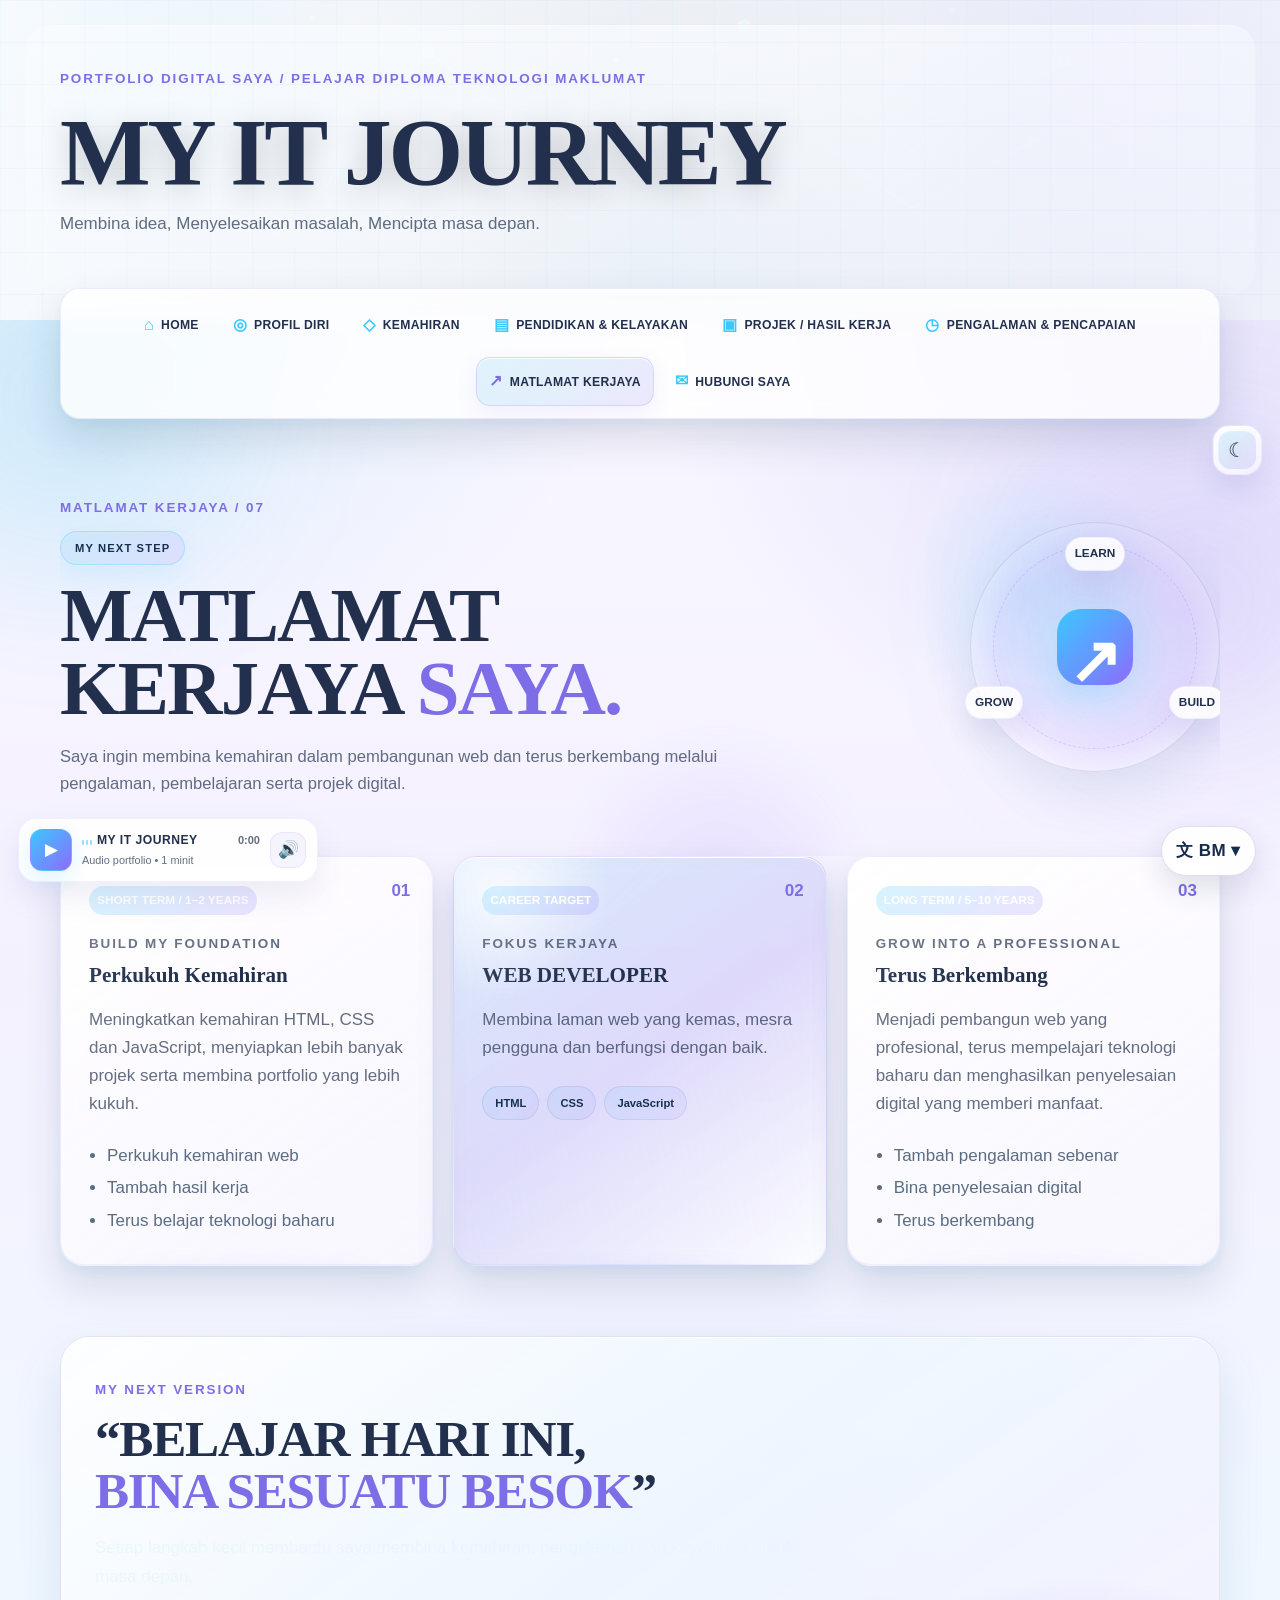
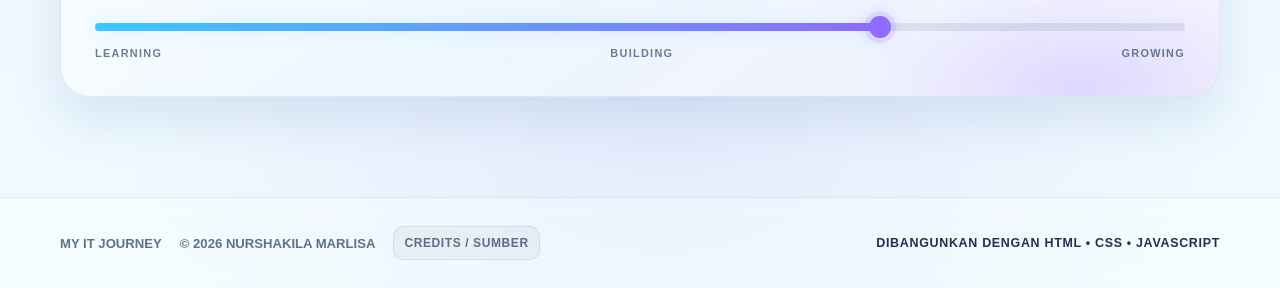
<file: kerjaya.html>
<!DOCTYPE html>
<html lang="ms">
<head><meta charset="UTF-8"><meta name="viewport" content="width=device-width, initial-scale=1.0"><meta name="description" content="Matlamat kerjaya MY IT JOURNEY."><title>MY IT JOURNEY | Matlamat Kerjaya</title><script data-theme-bootstrap>
    try {
      const saved = localStorage.getItem('my-it-journey-theme');
      document.documentElement.dataset.theme = saved === 'dark' ? 'dark' : 'light';
    } catch (_) { document.documentElement.dataset.theme = 'light'; }
  </script>
  <link rel="stylesheet" href="css/style.css"></head>
<body>
  <!-- Banner dan navigasi konsisten -->
  <header class="site-banner"><div class="banner-grid"></div><div class="banner-content"><p class="eyebrow">PORTFOLIO DIGITAL SAYA / PELAJAR DIPLOMA TEKNOLOGI MAKLUMAT</p><h1>MY IT JOURNEY</h1><p class="banner-tagline">Membina idea, Menyelesaikan masalah, Mencipta masa depan.</p></div></header>
  <nav class="floating-nav" aria-label="Navigasi utama"><a href="index.html"><span>⌂</span> HOME</a><a href="profil.html"><span>◎</span> PROFIL DIRI</a><a href="kemahiran.html"><span>◇</span> KEMAHIRAN</a><a href="pendidikan.html"><span>▤</span> PENDIDIKAN &amp; KELAYAKAN</a><a href="projek.html"><span>▣</span> PROJEK / HASIL KERJA</a><a href="pengalaman.html"><span>◷</span> PENGALAMAN &amp; PENCAPAIAN</a><a class="active" href="kerjaya.html"><span>↗</span> MATLAMAT KERJAYA</a><a href="hubungi.html"><span>✉</span> HUBUNGI SAYA</a></nav>
  <main>
    <section class="career-hero page-shell career-pathway career-hero-upgraded">
      <div class="career-hero-copy">
        <p class="section-kicker">MATLAMAT KERJAYA / 07</p>
        <span class="career-step-badge">MY NEXT STEP</span>
        <h2>MATLAMAT<br>KERJAYA <em>SAYA.</em></h2>
        <p class="lead">Saya ingin membina kemahiran dalam pembangunan web dan terus berkembang melalui pengalaman, pembelajaran serta projek digital.</p>
      </div>
      <div class="career-orbit career-orbit-upgraded" aria-label="Fasa perjalanan kerjaya">
        <span>LEARN</span><span>BUILD</span><span>GROW</span><b>↗</b>
      </div>
    </section>

    <section class="page-shell goals-grid career-goals career-goals-upgraded">
      <article class="goal-card career-goal career-goal-upgraded">
        <span class="goal-index">01</span><span class="pathway-badge">SHORT TERM / 1–2 YEARS</span>
        <p class="section-kicker">BUILD MY FOUNDATION</p>
        <h3>Perkukuh Kemahiran</h3>
        <p>Meningkatkan kemahiran HTML, CSS dan JavaScript, menyiapkan lebih banyak projek serta membina portfolio yang lebih kukuh.</p>
        <ul><li>Perkukuh kemahiran web</li><li>Tambah hasil kerja</li><li>Terus belajar teknologi baharu</li></ul>
      </article>
      <article class="goal-card highlighted career-goal career-goal-upgraded">
        <span class="goal-index">02</span><span class="pathway-badge">CAREER TARGET</span>
        <p class="section-kicker">FOKUS KERJAYA</p>
        <h3>WEB DEVELOPER</h3>
        <p>Membina laman web yang kemas, mesra pengguna dan berfungsi dengan baik.</p>
        <div class="career-tags"><span>HTML</span><span>CSS</span><span>JavaScript</span></div>
      </article>
      <article class="goal-card career-goal career-goal-upgraded">
        <span class="goal-index">03</span><span class="pathway-badge">LONG TERM / 5–10 YEARS</span>
        <p class="section-kicker">GROW INTO A PROFESSIONAL</p>
        <h3>Terus Berkembang</h3>
        <p>Menjadi pembangun web yang profesional, terus mempelajari teknologi baharu dan menghasilkan penyelesaian digital yang memberi manfaat.</p>
        <ul><li>Tambah pengalaman sebenar</li><li>Bina penyelesaian digital</li><li>Terus berkembang</li></ul>
      </article>
    </section>

    <section class="page-shell career-next-version">
      <div class="career-next-copy">
        <p class="section-kicker">MY NEXT VERSION</p>
        <h2>“BELAJAR HARI INI, <em>BINA SESUATU BESOK</em>”</h2>
        <p class="career-note">Setiap langkah kecil membantu saya membina kemahiran, pengalaman dan keyakinan untuk masa depan.</p>
      </div>
      <div class="career-progress" aria-label="Perjalanan daripada belajar kepada berkembang">
        <div class="career-progress-line"><span></span><i></i></div>
        <div class="career-progress-labels"><span>LEARNING</span><span>BUILDING</span><span>GROWING</span></div>
      </div>
    </section>
  </main><footer class="site-footer"><div class="page-shell footer-inner"><span>MY IT JOURNEY</span><span>© <span data-year></span> NURSHAKILA MARLISA </span></div></footer><script src="js/language.js"></script><script src="js/script.js"></script>
</body></html>
</file>
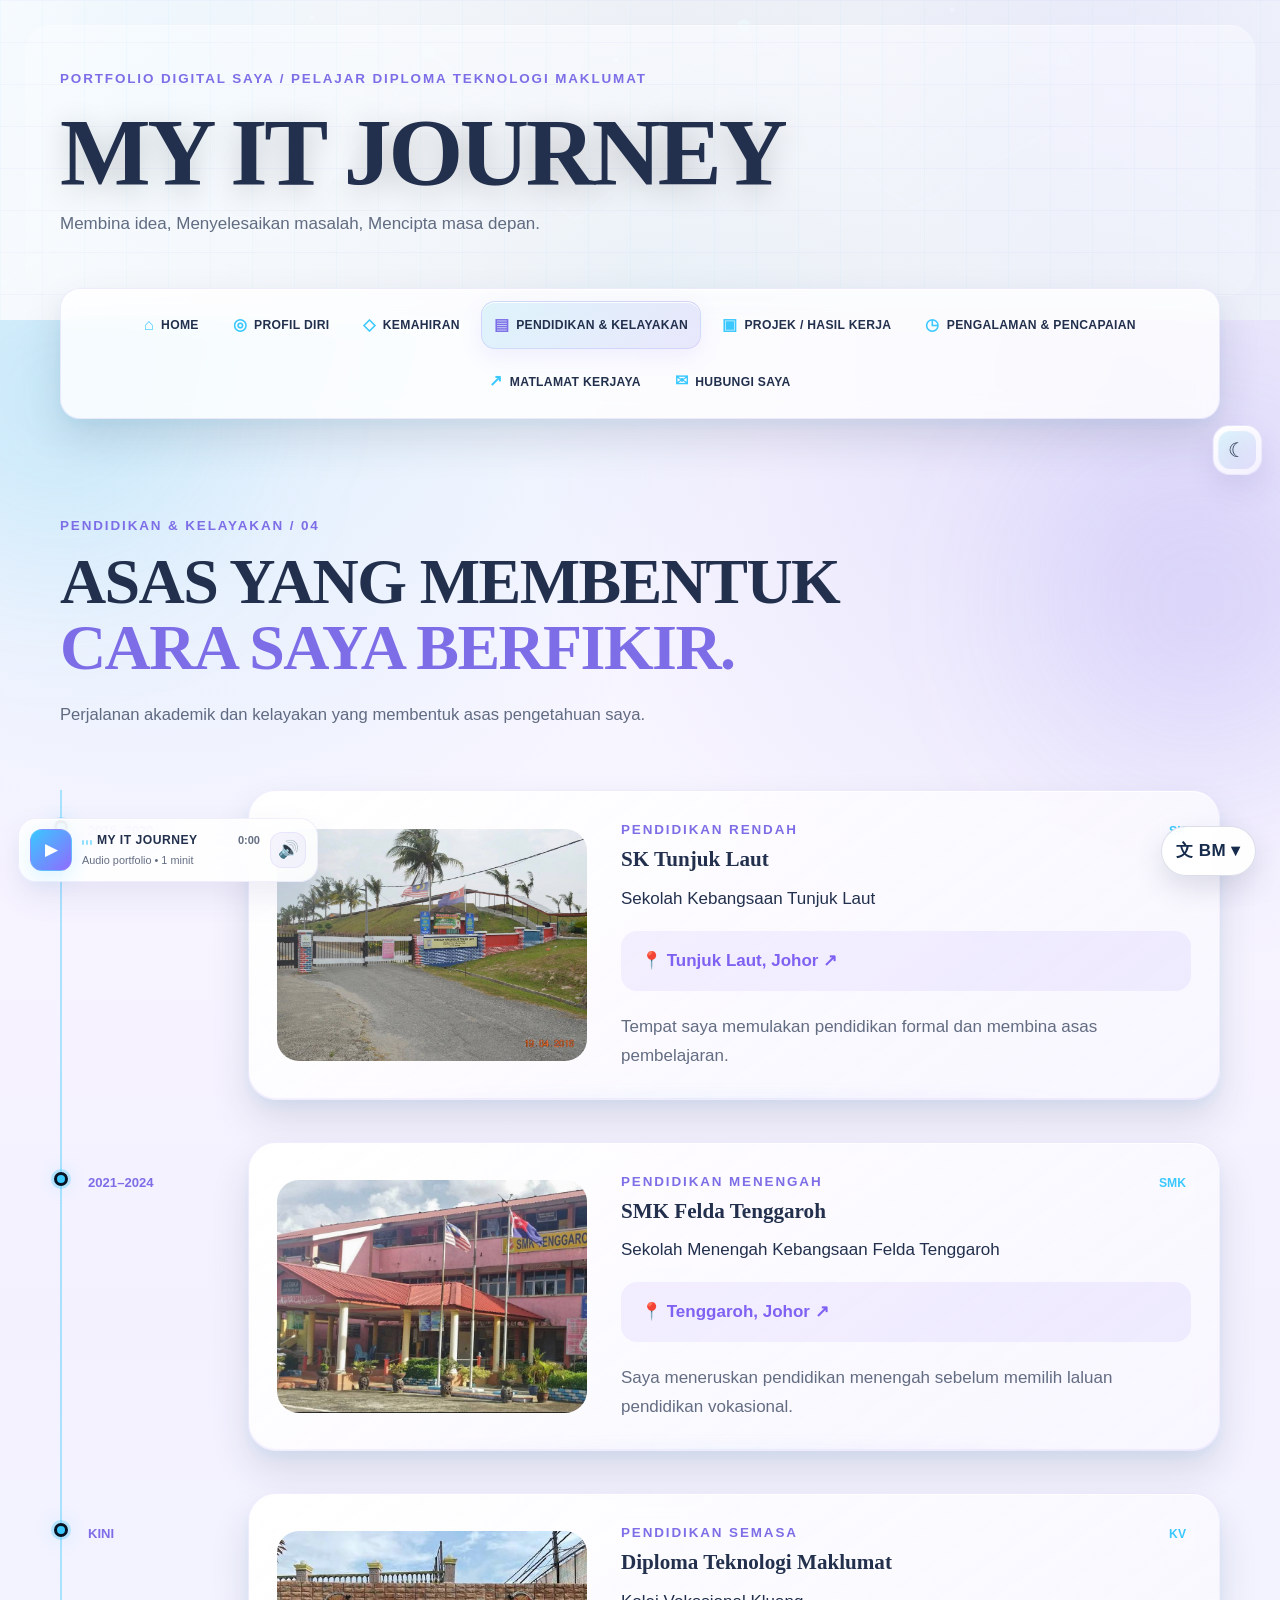
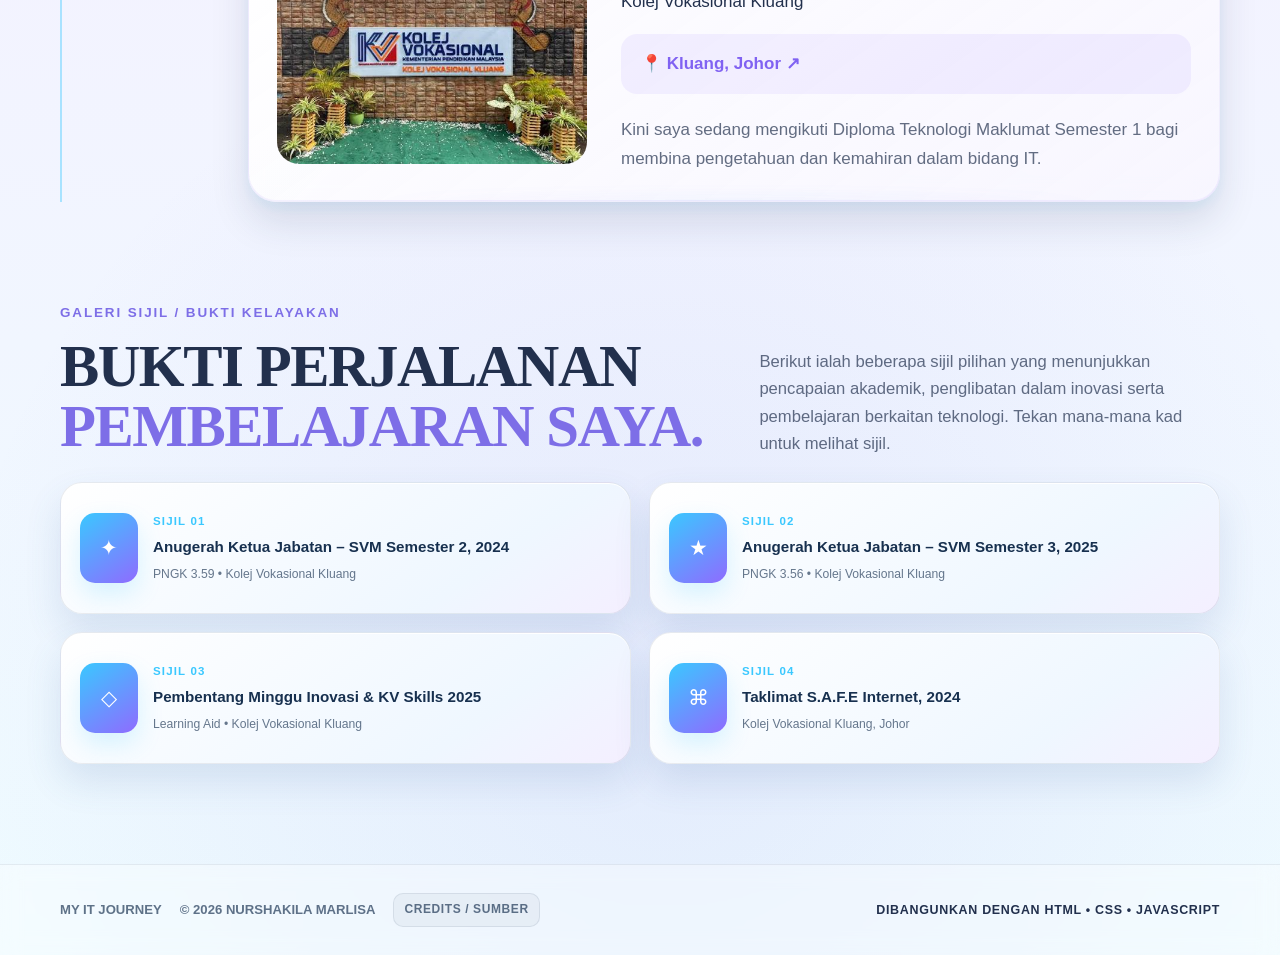
<file: pendidikan.html>
<!DOCTYPE html>
<html lang="ms">
<head><meta charset="UTF-8"><meta name="viewport" content="width=device-width, initial-scale=1.0"><meta name="description" content="Pendidikan dan kelayakan MY IT JOURNEY."><title>MY IT JOURNEY | Pendidikan</title><script data-theme-bootstrap>
    try {
      const saved = localStorage.getItem('my-it-journey-theme');
      document.documentElement.dataset.theme = saved === 'dark' ? 'dark' : 'light';
    } catch (_) { document.documentElement.dataset.theme = 'light'; }
  </script>
  <link rel="stylesheet" href="css/style.css"></head>
<body>
  <!-- Banner dan navigasi konsisten -->
  <header class="site-banner"><div class="banner-grid"></div><div class="banner-content"><p class="eyebrow">PORTFOLIO DIGITAL SAYA / PELAJAR DIPLOMA TEKNOLOGI MAKLUMAT</p><h1>MY IT JOURNEY</h1><p class="banner-tagline">Membina idea, Menyelesaikan masalah, Mencipta masa depan.</p></div></header>
  <nav class="floating-nav" aria-label="Navigasi utama"><a href="index.html"><span>⌂</span> HOME</a><a href="profil.html"><span>◎</span> PROFIL DIRI</a><a href="kemahiran.html"><span>◇</span> KEMAHIRAN</a><a class="active" href="pendidikan.html"><span>▤</span> PENDIDIKAN &amp; KELAYAKAN</a><a href="projek.html"><span>▣</span> PROJEK / HASIL KERJA</a><a href="pengalaman.html"><span>◷</span> PENGALAMAN &amp; PENCAPAIAN</a><a href="kerjaya.html"><span>↗</span> MATLAMAT KERJAYA</a><a href="hubungi.html"><span>✉</span> HUBUNGI SAYA</a></nav>
  <main><section class="page-intro page-shell"><p class="section-kicker">PENDIDIKAN &amp; KELAYAKAN / 04</p><h2>ASAS YANG MEMBENTUK<br><em>CARA SAYA BERFIKIR.</em></h2><p class="lead narrow">Perjalanan akademik dan kelayakan yang membentuk asas pengetahuan saya.</p></section>
    <section class="page-shell timeline education-timeline">
      <article class="timeline-item education-item">
        <span class="timeline-dot"></span>
        <div class="timeline-year">2015–2020</div>
        <div class="timeline-content certificate-card education-card">
          <span class="certificate-mark">SK</span>
          <div class="education-image-wrap">
            <img src="images/sk-tunjuk-laut.png" alt="Sekolah Kebangsaan Tunjuk Laut" class="education-image">
          </div>
          <div class="education-copy">
            <p class="section-kicker">PENDIDIKAN RENDAH</p>
            <h3>SK Tunjuk Laut</h3>
            <p>Sekolah Kebangsaan Tunjuk Laut</p>
            <a class="education-location" href="https://www.google.com/maps/place/SK+Tunjuk+Laut,+Kompleks+Pasir+Panjang+Kota+Tinggi,+86810/@2.0067808,103.9590073,17z/data=!4m6!3m5!1s0x31daeb7f4de040b9:0x2f2ecd2aea78443b!8m2!3d2.0067808!4d103.9590073!16s%2Fg%2F1216xf1x?hl=en&g_ep=Eg1tbF8yMDI2MDkwOF8wIOC7DCoASAJQAg%3D%3D" target="_blank" rel="noopener noreferrer">📍 Tunjuk Laut, Johor ↗</a>
            <p class="muted">Tempat saya memulakan pendidikan formal dan membina asas pembelajaran.</p>
          </div>
        </div>
      </article>

      <article class="timeline-item education-item">
        <span class="timeline-dot"></span>
        <div class="timeline-year">2021–2024</div>
        <div class="timeline-content certificate-card education-card">
          <span class="certificate-mark">SMK</span>
          <div class="education-image-wrap">
            <img src="images/smk-felda-tenggaroh.png" alt="Sekolah Menengah Kebangsaan Felda Tenggaroh" class="education-image">
          </div>
          <div class="education-copy">
            <p class="section-kicker">PENDIDIKAN MENENGAH</p>
            <h3>SMK Felda Tenggaroh</h3>
            <p>Sekolah Menengah Kebangsaan Felda Tenggaroh</p>
            <a class="education-location" href="https://www.google.com/maps/place/Sekolah+Menengah+Kebangsaan+(FELDA)+Tenggaroh,+Jln+Bunga+Raya,+Felda+Tenggaroh+2,+86810+Mersing,+Johor/@2.0791484,103.9468756,17z/data=!4m6!3m5!1s0x31daea82dab72ebd:0xd5f2c01fc66dd6e0!8m2!3d2.0791484!4d103.9468756!16s%2Fg%2F1ptxfbc52?hl=en&g_ep=Eg1tbF8yMDI2MDkyMF8wIOC7DCoASAJQAg%3D%3D" target="_blank" rel="noopener noreferrer">📍 Tenggaroh, Johor ↗</a>
            <p class="muted">Saya meneruskan pendidikan menengah sebelum memilih laluan pendidikan vokasional.</p>
          </div>
        </div>
      </article>

      <article class="timeline-item education-item">
        <span class="timeline-dot"></span>
        <div class="timeline-year">KINI</div>
        <div class="timeline-content certificate-card education-card">
          <span class="certificate-mark">KV</span>
          <div class="education-image-wrap">
            <img src="images/kolej-vokasional-kluang.png" alt="Kolej Vokasional Kluang" class="education-image">
          </div>
          <div class="education-copy">
            <p class="section-kicker">PENDIDIKAN SEMASA</p>
            <h3>Diploma Teknologi Maklumat</h3>
            <p>Kolej Vokasional Kluang</p>
            <a class="education-location" href="https://www.google.com/maps/place/Kolej+Vokasional+Kluang,+KM+3,+Jalan+Mengkibol,+Kampung+Mengkibol,+86000+Kluang,+Johor/@2.0018045,103.3234273,17z/data=!4m6!3m5!1s0x31d06e7aadbeac41:0x160a96bf4531838!8m2!3d2.0018045!4d103.3234273!16s%2Fg%2F1txnlzfb?hl=en&g_ep=Eg1tbF8yMDI2MDkyMF8wIOC7DCoASAJQAg%3D%3D" target="_blank" rel="noopener noreferrer">📍 Kluang, Johor ↗</a>
            <p class="muted">Kini saya sedang mengikuti Diploma Teknologi Maklumat Semester 1 bagi membina pengetahuan dan kemahiran dalam bidang IT.</p>
          </div>
        </div>
      </article>
    </section>
  
    <section class="page-shell certificate-gallery-section" aria-labelledby="certificateGalleryTitle">
      <div class="certificate-gallery-head">
        <div>
          <p class="section-kicker">GALERI SIJIL / BUKTI KELAYAKAN</p>
          <h2 id="certificateGalleryTitle">BUKTI PERJALANAN<br><em>PEMBELAJARAN SAYA.</em></h2>
        </div>
        <p class="lead">Berikut ialah beberapa sijil pilihan yang menunjukkan pencapaian akademik, penglibatan dalam inovasi serta pembelajaran berkaitan teknologi. Tekan mana-mana kad untuk melihat sijil.</p>
      </div>
      <div class="certificate-gallery-grid">
        <button class="certificate-preview-card" type="button" data-cert-preview data-cert-title="Anugerah Ketua Jabatan – SVM Semester 2, 2024" data-cert-kind="AKADEMIK" data-cert-image="images/cert-anugerah-ketua-jabatan-s2-2024.jpg" data-cert-desc="Anugerah bagi kecemerlangan akademik dalam Penilaian SVM Semester 2, 2024 dengan Purata Nilai Gred Kumulatif Keseluruhan 3.59.">
          <span class="certificate-preview-icon">✦</span>
          <span><small>SIJIL 01</small><strong>Anugerah Ketua Jabatan – SVM Semester 2, 2024</strong><em>PNGK 3.59 • Kolej Vokasional Kluang</em></span>
        </button>
        <button class="certificate-preview-card" type="button" data-cert-preview data-cert-title="Anugerah Ketua Jabatan – SVM Semester 3, 2025" data-cert-kind="AKADEMIK" data-cert-image="images/cert-anugerah-ketua-jabatan-s3-2025.jpg" data-cert-desc="Anugerah bagi kecemerlangan akademik dalam Penilaian SVM Semester 3, 2025 dengan Purata Nilai Gred Kumulatif Keseluruhan 3.56.">
          <span class="certificate-preview-icon">★</span>
          <span><small>SIJIL 02</small><strong>Anugerah Ketua Jabatan – SVM Semester 3, 2025</strong><em>PNGK 3.56 • Kolej Vokasional Kluang</em></span>
        </button>
        <button class="certificate-preview-card" type="button" data-cert-preview data-cert-title="Pembentang Minggu Inovasi &amp; KV Skills 2025" data-cert-kind="PENGHARGAAN" data-cert-image="images/cert-pembentang-kv-skills-2025.jpg" data-cert-desc="Sijil penghargaan sebagai pembentang sempena Minggu Inovasi dan KV Skills 2025 dalam bidang Learning Aid pada 23 hingga 26 Jun 2025.">
          <span class="certificate-preview-icon">◇</span>
          <span><small>SIJIL 03</small><strong>Pembentang Minggu Inovasi &amp; KV Skills 2025</strong><em>Learning Aid • Kolej Vokasional Kluang</em></span>
        </button>
        <button class="certificate-preview-card" type="button" data-cert-preview data-cert-title="Taklimat S.A.F.E Internet, 2024" data-cert-kind="TEKNOLOGI" data-cert-image="images/cert-safe-internet-2024.jpg" data-cert-desc="Penyertaan dalam Taklimat S.A.F.E Internet pada 17 Oktober 2024 yang berkaitan dengan keselamatan dan kesedaran penggunaan internet.">
          <span class="certificate-preview-icon">⌘</span>
          <span><small>SIJIL 04</small><strong>Taklimat S.A.F.E Internet, 2024</strong><em>Kolej Vokasional Kluang, Johor</em></span>
        </button>
      </div>
    </section>
  </main><footer class="site-footer"><div class="page-shell footer-inner"><span>MY IT JOURNEY</span><span>© <span data-year></span> NURSHAKILA MARLISA</span></div></footer><script src="js/language.js"></script><script src="js/script.js"></script>
</body></html>
</file>
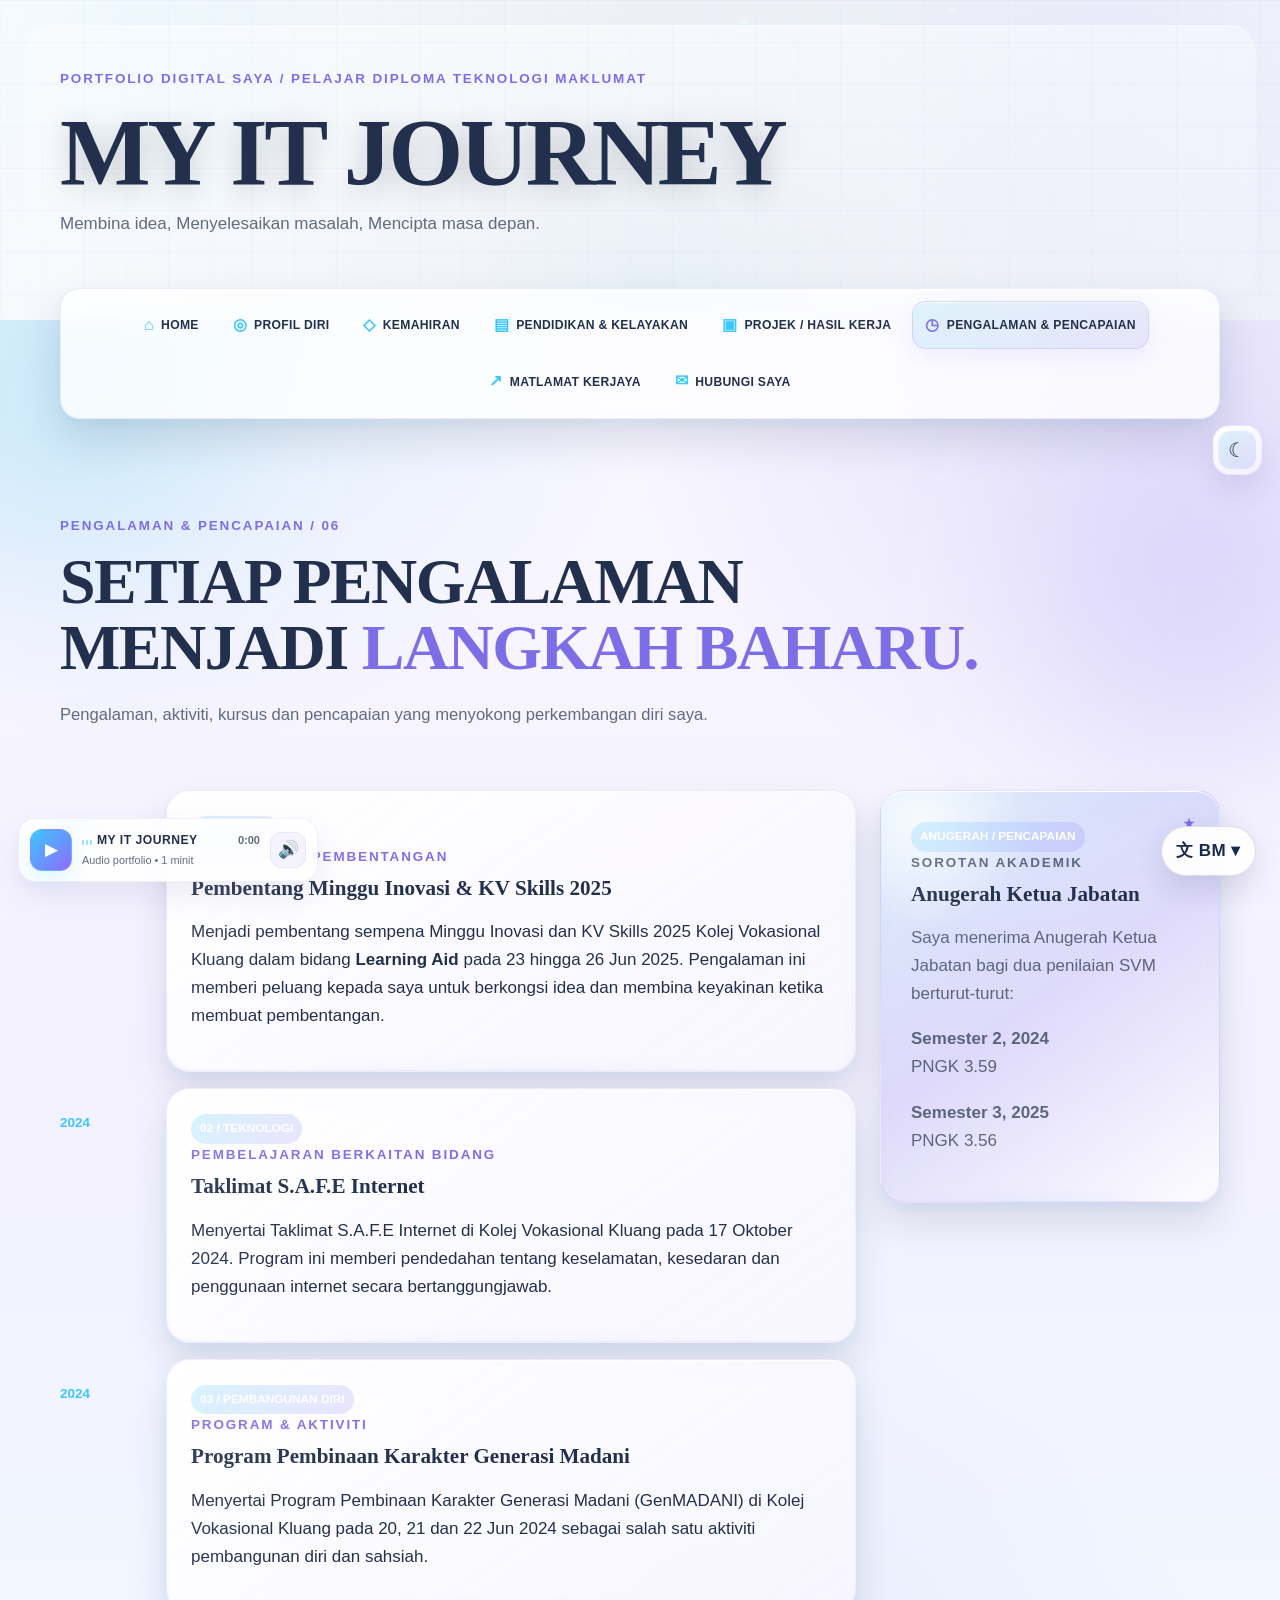
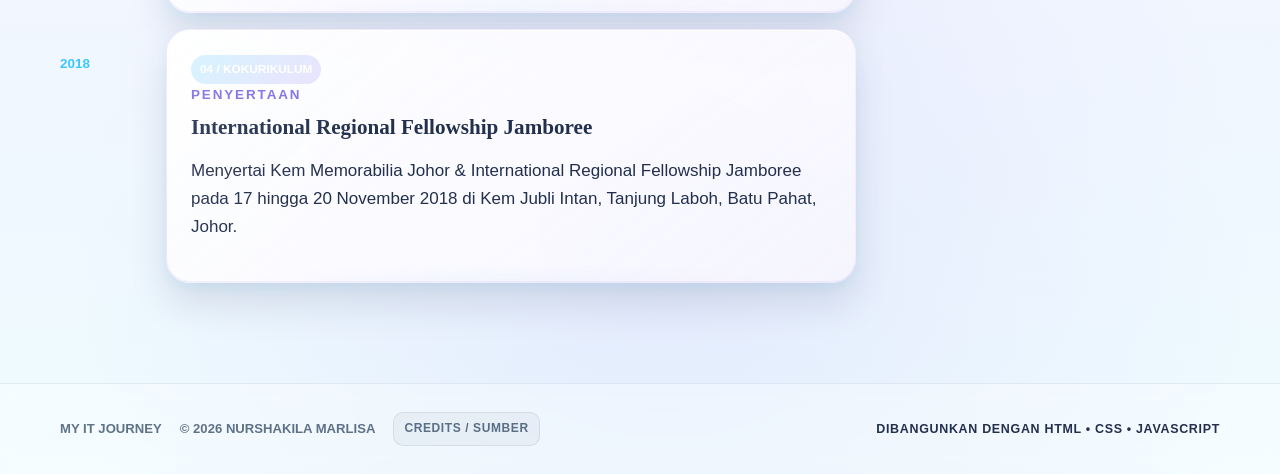
<file: pengalaman.html>
<!DOCTYPE html>
<html lang="ms">
<head><meta charset="UTF-8"><meta name="viewport" content="width=device-width, initial-scale=1.0"><meta name="description" content="Pengalaman dan pencapaian MY IT JOURNEY."><title>MY IT JOURNEY | Pengalaman</title><script data-theme-bootstrap>
    try {
      const saved = localStorage.getItem('my-it-journey-theme');
      document.documentElement.dataset.theme = saved === 'dark' ? 'dark' : 'light';
    } catch (_) { document.documentElement.dataset.theme = 'light'; }
  </script>
  <link rel="stylesheet" href="css/style.css"></head>
<body>
  <!-- Banner dan navigasi konsisten -->
  <header class="site-banner"><div class="banner-grid"></div><div class="banner-content"><p class="eyebrow">PORTFOLIO DIGITAL SAYA / PELAJAR DIPLOMA TEKNOLOGI MAKLUMAT</p><h1>MY IT JOURNEY</h1><p class="banner-tagline">Membina idea, Menyelesaikan masalah, Mencipta masa depan.</p></div></header>
  <nav class="floating-nav" aria-label="Navigasi utama"><a href="index.html"><span>⌂</span> HOME</a><a href="profil.html"><span>◎</span> PROFIL DIRI</a><a href="kemahiran.html"><span>◇</span> KEMAHIRAN</a><a href="pendidikan.html"><span>▤</span> PENDIDIKAN &amp; KELAYAKAN</a><a href="projek.html"><span>▣</span> PROJEK / HASIL KERJA</a><a class="active" href="pengalaman.html"><span>◷</span> PENGALAMAN &amp; PENCAPAIAN</a><a href="kerjaya.html"><span>↗</span> MATLAMAT KERJAYA</a><a href="hubungi.html"><span>✉</span> HUBUNGI SAYA</a></nav>
  <main><section class="page-intro page-shell"><p class="section-kicker">PENGALAMAN &amp; PENCAPAIAN / 06</p><h2>SETIAP PENGALAMAN<br>MENJADI<em> LANGKAH BAHARU.</em></h2><p class="lead narrow">Pengalaman, aktiviti, kursus dan pencapaian yang menyokong perkembangan diri saya.</p></section>
    <section class="page-shell experience-grid experience-section">
      <div class="experience-timeline">
        <article class="experience-item experience-card reveal-on-scroll">
          <span class="experience-year">2025</span>
          <div>
            <span class="achievement-badge">01 / INOVASI</span>
            <p class="section-kicker">PENGALAMAN PEMBENTANGAN</p>
            <h3>Pembentang Minggu Inovasi &amp; KV Skills 2025</h3>
            <p>Menjadi pembentang sempena Minggu Inovasi dan KV Skills 2025 Kolej Vokasional Kluang dalam bidang <strong>Learning Aid</strong> pada 23 hingga 26 Jun 2025. Pengalaman ini memberi peluang kepada saya untuk berkongsi idea dan membina keyakinan ketika membuat pembentangan.</p>
          </div>
        </article>

        <article class="experience-item experience-card reveal-on-scroll">
          <span class="experience-year">2024</span>
          <div>
            <span class="achievement-badge">02 / TEKNOLOGI</span>
            <p class="section-kicker">PEMBELAJARAN BERKAITAN BIDANG</p>
            <h3>Taklimat S.A.F.E Internet</h3>
            <p>Menyertai Taklimat S.A.F.E Internet di Kolej Vokasional Kluang pada 17 Oktober 2024. Program ini memberi pendedahan tentang keselamatan, kesedaran dan penggunaan internet secara bertanggungjawab.</p>
          </div>
        </article>

        <article class="experience-item experience-card reveal-on-scroll">
          <span class="experience-year">2024</span>
          <div>
            <span class="achievement-badge">03 / PEMBANGUNAN DIRI</span>
            <p class="section-kicker">PROGRAM &amp; AKTIVITI</p>
            <h3>Program Pembinaan Karakter Generasi Madani</h3>
            <p>Menyertai Program Pembinaan Karakter Generasi Madani (GenMADANI) di Kolej Vokasional Kluang pada 20, 21 dan 22 Jun 2024 sebagai salah satu aktiviti pembangunan diri dan sahsiah.</p>
          </div>
        </article>

        <article class="experience-item experience-card reveal-on-scroll">
          <span class="experience-year">2018</span>
          <div>
            <span class="achievement-badge">04 / KOKURIKULUM</span>
            <p class="section-kicker">PENYERTAAN</p>
            <h3>International Regional Fellowship Jamboree</h3>
            <p>Menyertai Kem Memorabilia Johor &amp; International Regional Fellowship Jamboree pada 17 hingga 20 November 2018 di Kem Jubli Intan, Tanjung Laboh, Batu Pahat, Johor.</p>
          </div>
        </article>
      </div>

      <aside class="achievement-card achievement-feature reveal-on-scroll">
        <span class="card-number">★</span>
        <span class="achievement-badge achievement-badge-light">ANUGERAH / PENCAPAIAN</span>
        <p class="section-kicker">SOROTAN AKADEMIK</p>
        <h3>Anugerah Ketua Jabatan</h3>
        <p>Saya menerima Anugerah Ketua Jabatan bagi dua penilaian SVM berturut-turut:</p>
        <p><strong>Semester 2, 2024</strong><br>PNGK 3.59</p>
        <p><strong>Semester 3, 2025</strong><br>PNGK 3.56</p>
      </aside>
    </section>
  </main><footer class="site-footer"><div class="page-shell footer-inner"><span>MY IT JOURNEY</span><span>© <span data-year></span> NURSHAKILA MARLISA </span></div></footer><script src="js/language.js"></script><script src="js/script.js"></script>
</body></html>
</file>
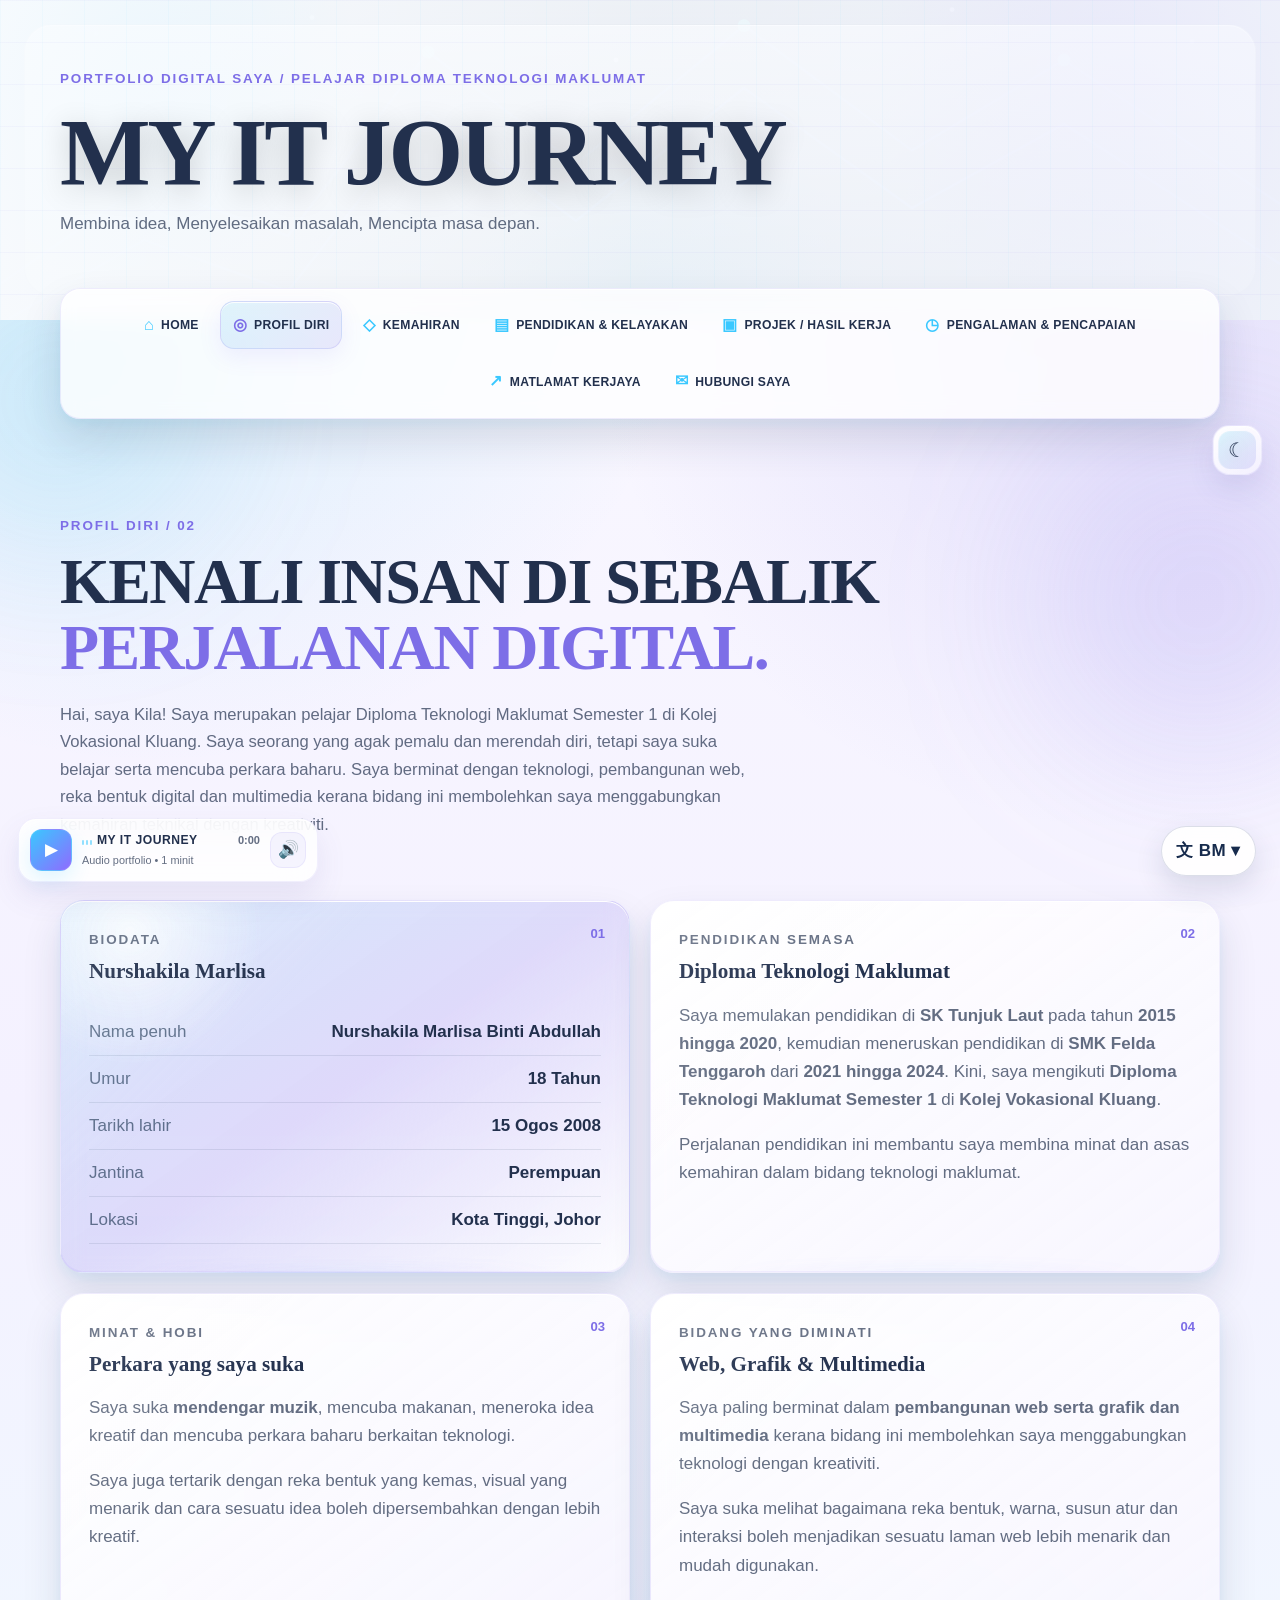
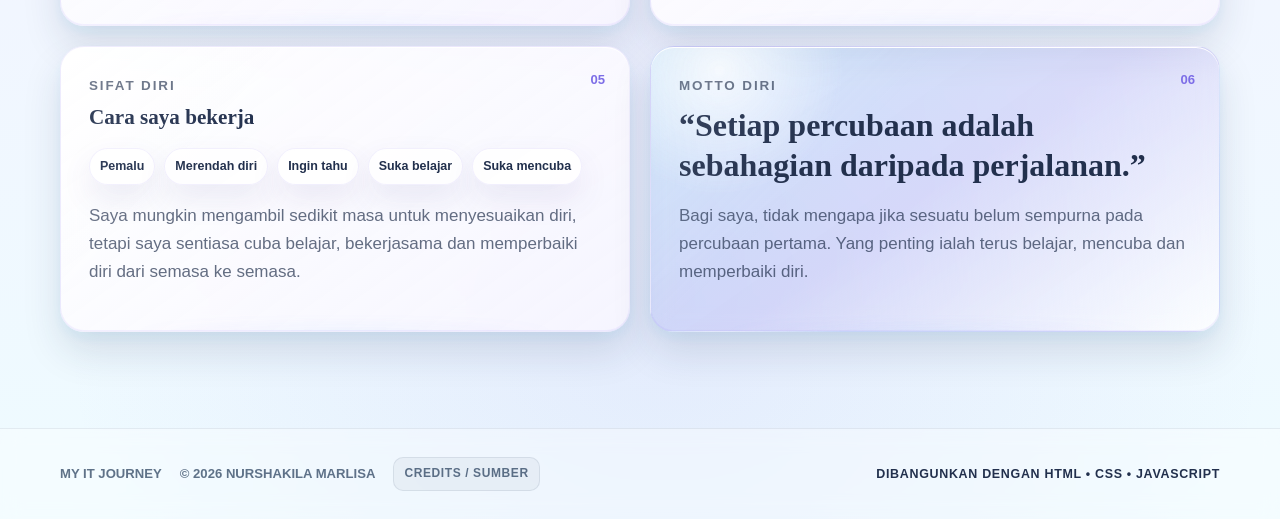
<file: profil.html>
<!DOCTYPE html>
<html lang="ms">
<head><meta charset="UTF-8"><meta name="viewport" content="width=device-width, initial-scale=1.0"><meta name="description" content="Profil diri MY IT JOURNEY."><title>MY IT JOURNEY | Profil Diri</title><script data-theme-bootstrap>
    try {
      const saved = localStorage.getItem('my-it-journey-theme');
      document.documentElement.dataset.theme = saved === 'dark' ? 'dark' : 'light';
    } catch (_) { document.documentElement.dataset.theme = 'light'; }
  </script>
  <link rel="stylesheet" href="css/style.css"></head>
<body>
  <!-- Banner dan navigasi konsisten -->
  <header class="site-banner"><div class="banner-grid"></div><div class="banner-content"><p class="eyebrow">PORTFOLIO DIGITAL SAYA / PELAJAR DIPLOMA TEKNOLOGI MAKLUMAT</p><h1>MY IT JOURNEY</h1><p class="banner-tagline">Membina idea, Menyelesaikan masalah, Mencipta masa depan.</p></div></header>
  <nav class="floating-nav" aria-label="Navigasi utama"><a href="index.html"><span>⌂</span> HOME</a><a class="active" href="profil.html"><span>◎</span> PROFIL DIRI</a><a href="kemahiran.html"><span>◇</span> KEMAHIRAN</a><a href="pendidikan.html"><span>▤</span> PENDIDIKAN &amp; KELAYAKAN</a><a href="projek.html"><span>▣</span> PROJEK / HASIL KERJA</a><a href="pengalaman.html"><span>◷</span> PENGALAMAN &amp; PENCAPAIAN</a><a href="kerjaya.html"><span>↗</span> MATLAMAT KERJAYA</a><a href="hubungi.html"><span>✉</span> HUBUNGI SAYA</a></nav>
  <main>
    <section class="page-intro page-shell">
      <p class="section-kicker">PROFIL DIRI / 02</p>
      <h2>KENALI INSAN DI SEBALIK<br><em>PERJALANAN DIGITAL.</em></h2>
      <p class="lead narrow">Hai, saya Kila! Saya merupakan pelajar Diploma Teknologi Maklumat Semester 1 di Kolej Vokasional Kluang. Saya seorang yang agak pemalu dan merendah diri, tetapi saya suka belajar serta mencuba perkara baharu. Saya berminat dengan teknologi, pembangunan web, reka bentuk digital dan multimedia kerana bidang ini membolehkan saya menggabungkan kemahiran teknikal dengan kreativiti.</p>
    </section>

    <section class="page-shell card-grid profile-cards">
      <article class="info-card accent-card">
        <span class="card-number">01</span>
        <p class="section-kicker">BIODATA</p>
        <h3>Nurshakila Marlisa</h3>
        <dl class="data-list">
          <div><dt>Nama penuh</dt><dd>Nurshakila Marlisa Binti Abdullah</dd></div>
          <div><dt>Umur</dt><dd>18 Tahun</dd></div>
          <div><dt>Tarikh lahir</dt><dd>15 Ogos 2008</dd></div>
          <div><dt>Jantina</dt><dd>Perempuan</dd></div>
          <div><dt>Lokasi</dt><dd>Kota Tinggi, Johor</dd></div>
        </dl>
      </article>

      <article class="info-card">
        <span class="card-number">02</span>
        <p class="section-kicker">PENDIDIKAN SEMASA</p>
        <h3>Diploma Teknologi Maklumat</h3>
        <p>Saya memulakan pendidikan di <strong>SK Tunjuk Laut</strong> pada tahun <strong>2015 hingga 2020</strong>, kemudian meneruskan pendidikan di <strong>SMK Felda Tenggaroh</strong> dari <strong>2021 hingga 2024</strong>. Kini, saya mengikuti <strong>Diploma Teknologi Maklumat Semester 1</strong> di <strong>Kolej Vokasional Kluang</strong>.</p>
        <p class="muted">Perjalanan pendidikan ini membantu saya membina minat dan asas kemahiran dalam bidang teknologi maklumat.</p>
      </article>

      <article class="info-card">
        <span class="card-number">03</span>
        <p class="section-kicker">MINAT & HOBI</p>
        <h3>Perkara yang saya suka</h3>
        <p>Saya suka <strong>mendengar muzik</strong>, mencuba makanan, meneroka idea kreatif dan mencuba perkara baharu berkaitan teknologi.</p>
        <p class="muted">Saya juga tertarik dengan reka bentuk yang kemas, visual yang menarik dan cara sesuatu idea boleh dipersembahkan dengan lebih kreatif.</p>
      </article>

      <article class="info-card">
        <span class="card-number">04</span>
        <p class="section-kicker">BIDANG YANG DIMINATI</p>
        <h3>Web, Grafik & Multimedia</h3>
        <p>Saya paling berminat dalam <strong>pembangunan web serta grafik dan multimedia</strong> kerana bidang ini membolehkan saya menggabungkan teknologi dengan kreativiti.</p>
        <p class="muted">Saya suka melihat bagaimana reka bentuk, warna, susun atur dan interaksi boleh menjadikan sesuatu laman web lebih menarik dan mudah digunakan.</p>
      </article>

      <article class="info-card">
        <span class="card-number">05</span>
        <p class="section-kicker">SIFAT DIRI</p>
        <h3>Cara saya bekerja</h3>
        <div class="tag-cloud profile-traits">
          <span>Pemalu</span>
          <span>Merendah diri</span>
          <span>Ingin tahu</span>
          <span>Suka belajar</span>
          <span>Suka mencuba</span>
        </div>
        <p class="muted">Saya mungkin mengambil sedikit masa untuk menyesuaikan diri, tetapi saya sentiasa cuba belajar, bekerjasama dan memperbaiki diri dari semasa ke semasa.</p>
      </article>

      <article class="info-card accent-card motto-card">
        <span class="card-number">06</span>
        <p class="section-kicker">MOTTO DIRI</p>
        <h3>“Setiap percubaan adalah sebahagian daripada perjalanan.”</h3>
        <p>Bagi saya, tidak mengapa jika sesuatu belum sempurna pada percubaan pertama. Yang penting ialah terus belajar, mencuba dan memperbaiki diri.</p>
      </article>
    </section>
  </main>
  <footer class="site-footer"><div class="page-shell footer-inner"><span>MY IT JOURNEY</span><span>© <span data-year></span> NURSHAKILA MARLISA</span></div></footer>
  <script src="js/language.js"></script><script src="js/script.js"></script>
</body>
</html>
</file>
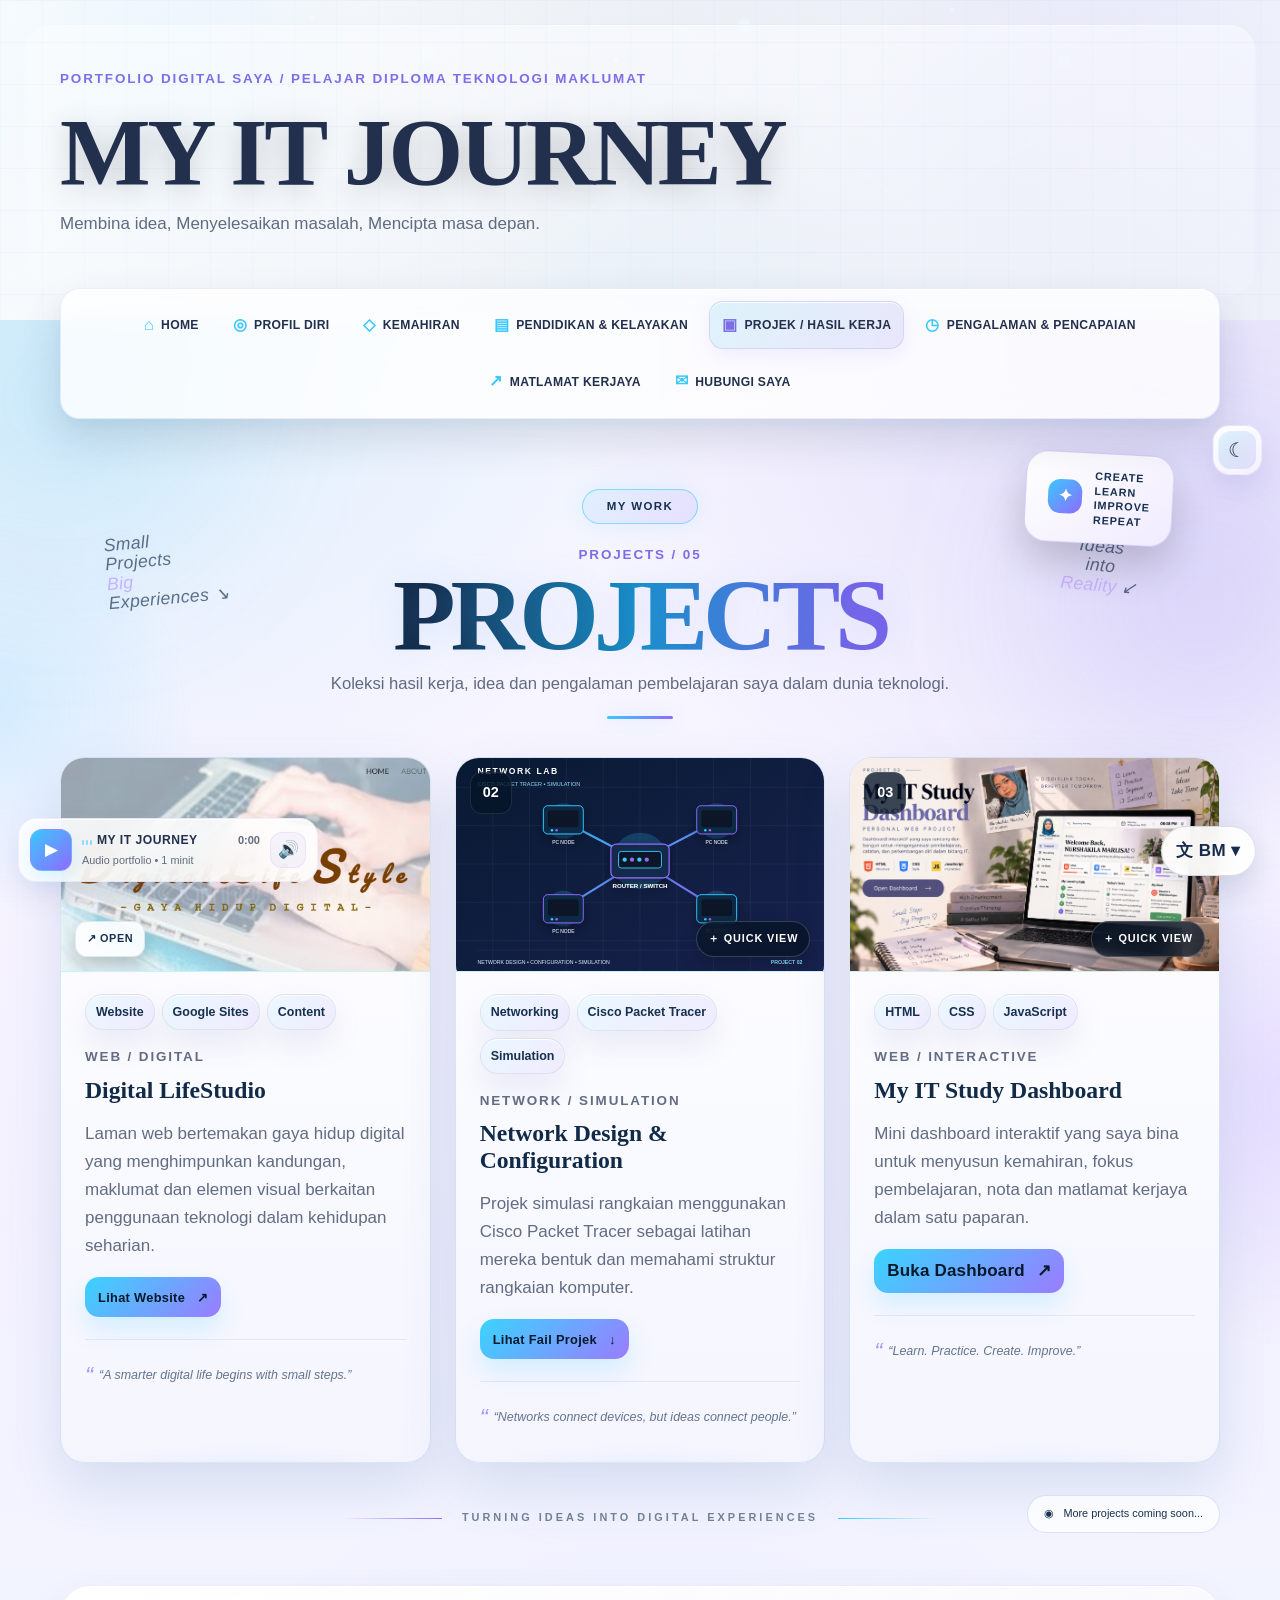
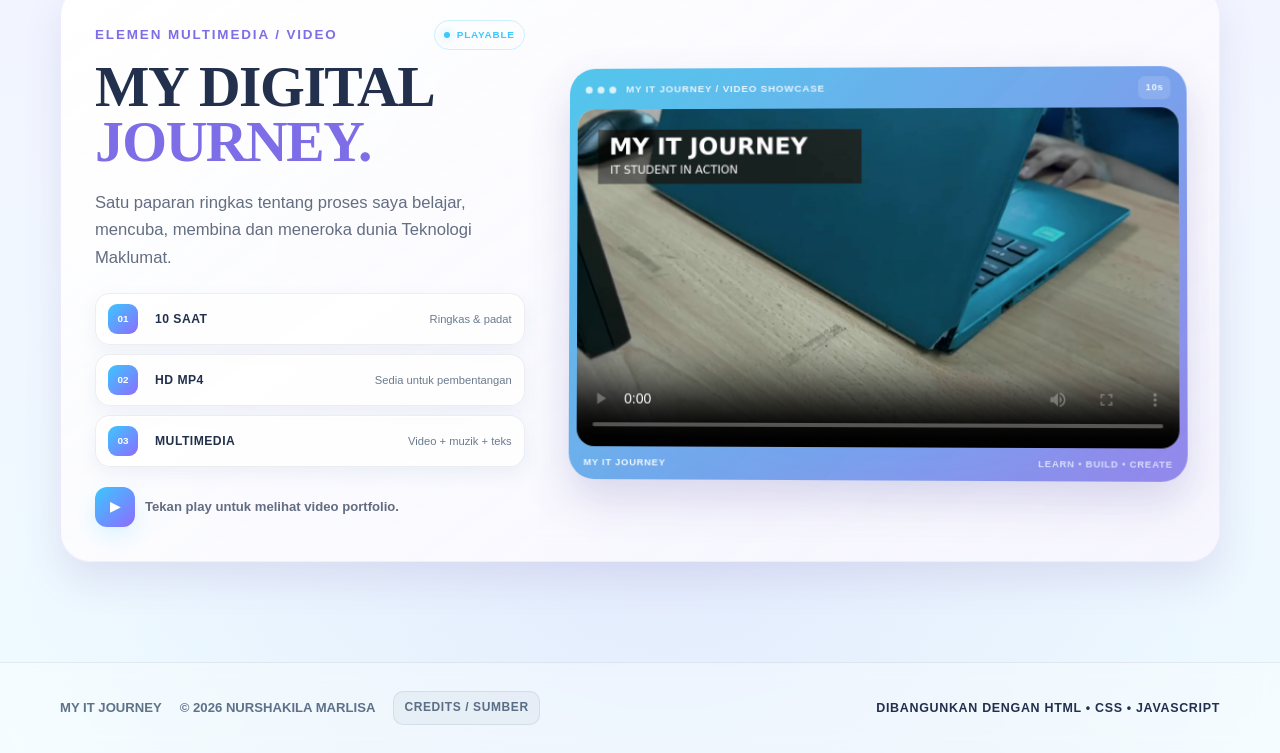
<file: projek.html>
<!DOCTYPE html>
<html lang="ms">
<head><meta charset="UTF-8"><meta name="viewport" content="width=device-width, initial-scale=1.0"><meta name="description" content="Projek dan hasil kerja MY IT JOURNEY."><title>MY IT JOURNEY | Projek</title><script data-theme-bootstrap>
    try {
      const saved = localStorage.getItem('my-it-journey-theme');
      document.documentElement.dataset.theme = saved === 'dark' ? 'dark' : 'light';
    } catch (_) { document.documentElement.dataset.theme = 'light'; }
  </script>
  <link rel="stylesheet" href="css/style.css"></head>
<body>
  <!-- Banner dan navigasi konsisten -->
  <header class="site-banner"><div class="banner-grid"></div><div class="banner-content"><p class="eyebrow">PORTFOLIO DIGITAL SAYA / PELAJAR DIPLOMA TEKNOLOGI MAKLUMAT</p><h1>MY IT JOURNEY</h1><p class="banner-tagline">Membina idea, Menyelesaikan masalah, Mencipta masa depan.</p></div></header>
  <nav class="floating-nav" aria-label="Navigasi utama"><a href="index.html"><span>⌂</span> HOME</a><a href="profil.html"><span>◎</span> PROFIL DIRI</a><a href="kemahiran.html"><span>◇</span> KEMAHIRAN</a><a href="pendidikan.html"><span>▤</span> PENDIDIKAN &amp; KELAYAKAN</a><a class="active" href="projek.html"><span>▣</span> PROJEK / HASIL KERJA</a><a href="pengalaman.html"><span>◷</span> PENGALAMAN &amp; PENCAPAIAN</a><a href="kerjaya.html"><span>↗</span> MATLAMAT KERJAYA</a><a href="hubungi.html"><span>✉</span> HUBUNGI SAYA</a></nav>
  <main class="projects-page-gempak">
    <section class="projects-hero page-shell">
      <div class="projects-hero-decor decor-left" aria-hidden="true">Small<br>Projects<br><span>Big</span><br>Experiences ↘</div>
      <div class="projects-hero-center">
        <span class="projects-pill">MY WORK</span>
        <p class="section-kicker">PROJECTS / 05</p>
        <h2>PROJECTS</h2>
        <p class="lead">Koleksi hasil kerja, idea dan pengalaman pembelajaran saya dalam dunia teknologi.</p>
        <div class="projects-hero-line" aria-hidden="true"></div>
      </div>
      <div class="projects-hero-decor decor-right" aria-hidden="true">Ideas<br>into<br><span>Reality</span> ↙</div>
      <div class="projects-hero-note" aria-hidden="true"><b>✦</b><span>CREATE<br>LEARN<br>IMPROVE<br>REPEAT</span></div>
    </section>

    <section class="page-shell project-grid project-grid-gempak" aria-label="Senarai projek">
      <article class="project-card project-card-gempak project-card-featured" data-project-card tabindex="0" aria-expanded="false">
        <div class="project-image project-image-link">
          <a href="https://sites.google.com/moe-dl.edu.my/digital-lifestudio/home" target="_blank" rel="noopener noreferrer" aria-label="Buka Digital LifeStudio">
            <img src="images/digital-life-studio.jpg" alt="Laman utama Digital LifeStudio">
            <span>01</span><b class="image-link-badge">↗ OPEN</b>
          </a>
        </div>
        <div class="project-body">
          <div class="project-tags"><span>Website</span><span>Google Sites</span><span>Content</span></div>
          <p class="section-kicker">WEB / DIGITAL</p>
          <h3>Digital LifeStudio</h3>
          <p>Laman web bertemakan gaya hidup digital yang menghimpunkan kandungan, maklumat dan elemen visual berkaitan penggunaan teknologi dalam kehidupan seharian.</p>
          <a class="button button-small" href="https://sites.google.com/moe-dl.edu.my/digital-lifestudio/home" target="_blank" rel="noopener noreferrer">Lihat Website <span>↗</span></a>
          <div class="project-card-quote">“A smarter digital life begins with small steps.”</div>
          <div class="project-extra" hidden><p class="section-kicker">MAKLUMAT TAMBAHAN</p><p>Digital LifeStudio dibangunkan sebagai ruang digital untuk menyampaikan idea dan kandungan berkaitan gaya hidup digital melalui susun atur laman web, imej dan bahan multimedia.</p><p class="muted">Hasil: Sebuah laman web Digital LifeStudio yang boleh diakses secara dalam talian.</p></div>
        </div>
      </article>

      <article class="project-card project-card-gempak project-card-network" data-project-card tabindex="0" aria-expanded="false">
        <div class="project-image project-image-interactive" data-project-preview="network">
          <img src="images/project2-network.svg" alt="Ilustrasi projek rangkaian Cisco Packet Tracer">
          <span>02</span><b class="image-preview-badge">＋ QUICK VIEW</b>
        </div>
        <div class="project-body">
          <div class="project-tags"><span>Networking</span><span>Cisco Packet Tracer</span><span>Simulation</span></div>
          <p class="section-kicker">NETWORK / SIMULATION</p>
          <h3>Network Design &amp; Configuration</h3>
          <p>Projek simulasi rangkaian menggunakan Cisco Packet Tracer sebagai latihan mereka bentuk dan memahami struktur rangkaian komputer.</p>
          <a class="button button-small" href="NURSHAKILA_MARLISA_Network.pkt" download>Lihat Fail Projek <span>↓</span></a>
          <div class="project-card-quote">“Networks connect devices, but ideas connect people.”</div>
          <div class="project-extra" hidden><p class="section-kicker">MAKLUMAT TAMBAHAN</p><p>Fail projek Cisco Packet Tracer disediakan sebagai hasil kerja simulasi rangkaian.</p><p class="muted">Hasil: Fail simulasi rangkaian Cisco Packet Tracer (.pkt).</p></div>
        </div>
      </article>

      <article class="project-card project-card-gempak project-card-infographic" data-project-card tabindex="0" aria-expanded="false">
        <div class="project-image project-image-interactive" data-project-preview="dashboard">
          <img src="images/project3-dashboard-cover-final.jpg" alt="My IT Study Dashboard - Project 03">
          <span>03</span><b class="image-preview-badge">＋ QUICK VIEW</b>
        </div>
        <div class="project-body">
          <div class="project-tags"><span>HTML</span><span>CSS</span><span>JavaScript</span></div>
          <p class="section-kicker">WEB / INTERACTIVE</p>
          <h3>My IT Study Dashboard</h3>
          <p>Mini dashboard interaktif yang saya bina untuk menyusun kemahiran, fokus pembelajaran, nota dan matlamat kerjaya dalam satu paparan.</p>
          <button class="button button-small dashboard-entry-button" type="button" data-theme-entry>Buka Dashboard <span>↗</span></button>
          <div class="project-card-quote">“Learn. Practice. Create. Improve.”</div>
          <div class="project-extra" hidden><p class="section-kicker">MAKLUMAT TAMBAHAN</p><p>Projek ini dibangunkan menggunakan HTML, CSS dan JavaScript melalui Visual Studio Code. Ia mempunyai navigasi dalaman, progress kemahiran, checklist dan popup penerangan skill.</p><p class="muted">Hasil: Mini dashboard web interaktif untuk pembelajaran IT.</p></div>
        </div>
      </article>
    </section>

    <section class="page-shell projects-bottom-line" aria-label="Penutup projek">
      <span></span><p>TURNING IDEAS INTO DIGITAL EXPERIENCES</p><span></span>
      <div class="projects-coming">◉ &nbsp; More projects coming soon...</div>
    </section>

    <div class="project-preview-modal" id="networkProjectPreview" aria-hidden="true">
      <div class="project-preview-backdrop" data-project-preview-close></div>
      <article class="project-preview-dialog" role="dialog" aria-modal="true" aria-labelledby="networkPreviewTitle">
        <button class="project-preview-close" type="button" data-project-preview-close aria-label="Tutup paparan projek">×</button>
        <div class="project-preview-visual"><img src="images/project2-network.svg" alt="Ilustrasi projek Network Design & Configuration"></div>
        <div class="project-preview-content"><p class="section-kicker">PROJECT 02 / NETWORK</p><h2 id="networkPreviewTitle">Network Design &amp; Configuration</h2><p>Projek simulasi rangkaian menggunakan Cisco Packet Tracer sebagai latihan mereka bentuk dan memahami struktur rangkaian komputer.</p><div class="project-preview-stats"><span><small>TOOLS</small><strong>Cisco Packet Tracer</strong></span><span><small>TYPE</small><strong>Network Simulation</strong></span><span><small>OUTPUT</small><strong>.PKT File</strong></span></div><div class="project-preview-actions"><button class="button button-small" type="button" data-project-preview-close>Tutup</button><a class="button button-small" href="NURSHAKILA_MARLISA_Network.pkt" download>Muat Turun Fail ↓</a></div></div>
      </article>
    </div>

    <div class="dashboard-theme-chooser" id="dashboardThemeChooser" aria-hidden="true">
      <div class="dashboard-theme-backdrop" data-theme-choice-close></div>
      <article class="dashboard-theme-dialog" role="dialog" aria-modal="true" aria-labelledby="themeChoiceTitle">
        <button class="dashboard-theme-close" type="button" data-theme-choice-close aria-label="Tutup pilihan tema">×</button>
        <div class="theme-choice-kicker">PROJECT 03 / MY PERSONAL SPACE</div>
        <div class="theme-choice-icon">✦</div>
        <h2 id="themeChoiceTitle">Welcome To My Study Space</h2>
        <p>Pilih suasana sebelum masuk ke dashboard pembelajaran saya.</p>
        <div class="theme-choice-grid">
          <button type="button" class="theme-choice-card theme-choice-light" data-theme-choice="light">
            <span class="theme-choice-symbol">☼</span><strong>LIGHT MODE</strong><small>Soft • Calm • Focused</small><b>Enter Light →</b>
          </button>
          <button type="button" class="theme-choice-card theme-choice-dark" data-theme-choice="dark">
            <span class="theme-choice-symbol">☾</span><strong>DARK MODE</strong><small>Deep • Creative • Night</small><b>Enter Dark →</b>
          </button>
        </div>
        <div class="theme-choice-footer">Choose your mood • Explore your progress • Keep growing</div>
      </article>
    </div>

    <div class="project-preview-modal" id="dashboardProjectPreview" aria-hidden="true">
      <div class="project-preview-backdrop" data-dashboard-close></div>
      <article class="project-preview-dialog project-preview-dialog-dashboard" role="dialog" aria-modal="true" aria-labelledby="dashboardPreviewTitle">
        <button class="project-preview-close" type="button" data-dashboard-close aria-label="Tutup paparan projek">×</button>
        <div class="dashboard-preview-visual"><iframe data-src="project3-dashboard/index.html" title="My IT Study Dashboard preview" loading="lazy"></iframe></div>
        <div class="project-preview-content"><p class="section-kicker">PROJECT 03 / WEB & INTERACTIVE</p><h2 id="dashboardPreviewTitle">My IT Study Dashboard</h2><p>Mini dashboard interaktif yang saya bangunkan untuk menyusun kemahiran, fokus pembelajaran, nota dan matlamat kerjaya sebagai pelajar Teknologi Maklumat.</p><div class="project-preview-stats"><span><small>TOOLS</small><strong>HTML • CSS • JavaScript</strong></span><span><small>EDITOR</small><strong>Visual Studio Code</strong></span><span><small>OUTPUT</small><strong>Interactive Web Dashboard</strong></span></div><div class="project-preview-actions"><button class="button button-small" type="button" data-dashboard-close>Tutup</button><a class="button button-small" href="project3-dashboard/index.html" target="_blank" rel="noopener">Buka Dashboard Penuh ↗</a><a class="button button-small" href="project3-dashboard-source.zip" download>Muat Turun Kod ↓</a></div></div>
      </article>
    </div>

    <section class="page-shell project-video-showcase">
      <div class="project-video-copy">
        <div class="video-heading-row">
          <p class="section-kicker">ELEMEN MULTIMEDIA / VIDEO</p>
          <span class="video-live-dot"><i></i> PLAYABLE</span>
        </div>
        <h2>MY DIGITAL<br><em>JOURNEY.</em></h2>
        <p class="lead">Satu paparan ringkas tentang proses saya belajar, mencuba, membina dan meneroka dunia Teknologi Maklumat.</p>
        <div class="video-specs" aria-label="Spesifikasi video">
          <div class="video-spec"><small>01</small><div><b>10 SAAT</b><span>Ringkas &amp; padat</span></div></div>
          <div class="video-spec"><small>02</small><div><b>HD MP4</b><span>Sedia untuk pembentangan</span></div></div>
          <div class="video-spec"><small>03</small><div><b>MULTIMEDIA</b><span>Video + muzik + teks</span></div></div>
        </div>
        <div class="video-note"><span>▶</span><strong>Tekan play untuk melihat video portfolio.</strong></div>
      </div>
      <div class="video-frame-3d">
        <div class="video-frame-topbar" aria-hidden="true"><div class="video-window-dots"><i></i><i></i><i></i></div><span>MY IT JOURNEY / VIDEO SHOWCASE</span><b>10s</b></div>
        <div class="video-screen-glow" aria-hidden="true"></div>
        <video controls preload="metadata" playsinline poster="images/video-portfolio-poster.jpg" aria-label="Video My Digital Journey">
          <source src="video/my-it-journey-demo-10s.mp4" type="video/mp4">
          Pelayar anda tidak menyokong video HTML5.
        </video>
        <div class="video-frame-caption"><span>MY IT JOURNEY</span><span>LEARN • BUILD • CREATE</span></div>
      </div>
    </section>
  </main><footer class="site-footer"><div class="page-shell footer-inner"><span>MY IT JOURNEY</span><span>© <span data-year></span> NURSHAKILA MARLISA </span></div></footer><script src="js/language.js"></script><script src="js/script.js"></script>
</body></html>
</file>
<file: css/style.css>
/* =====================================================
   MY IT JOURNEY — Minimal 3D Tech Style
   3 warna utama: Navy, Cyan, Violet
   ===================================================== */
:root {
  --navy: #071426;
  --cyan: #3ac8ff;
  --violet: #8f6bff;
  --white: #ffffff;
  --ink: #e8f3ff;
  --text-soft: rgba(232, 243, 255, 0.78);
  --line: rgba(255, 255, 255, 0.11);
  --glass: rgba(255, 255, 255, 0.08);
  --glass-strong: rgba(255, 255, 255, 0.14);
  --shadow: 0 18px 50px rgba(1, 9, 22, 0.46);
  --shadow-soft: 0 12px 34px rgba(1, 9, 22, 0.32);
  --radius: 24px;
  --sans: "Segoe UI", Arial, sans-serif;
  --heading: Georgia, "Times New Roman", serif;
}

* { box-sizing: border-box; }
html { scroll-behavior: smooth; }
body {
  margin: 0;
  min-height: 100vh;
  color: var(--ink);
  background:
    radial-gradient(circle at 14% 12%, rgba(58, 200, 255, 0.22), transparent 24%),
    radial-gradient(circle at 86% 18%, rgba(143, 107, 255, 0.20), transparent 22%),
    radial-gradient(circle at 50% 88%, rgba(58, 200, 255, 0.12), transparent 28%),
    linear-gradient(180deg, #071426 0%, #0a1630 55%, #08121f 100%);
  font-family: var(--sans);
  line-height: 1.65;
}
body::before,
body::after {
  content: "";
  position: fixed;
  inset: auto;
  width: 320px;
  height: 320px;
  border-radius: 50%;
  filter: blur(80px);
  pointer-events: none;
  z-index: -1;
}
body::before {
  left: -100px;
  top: 240px;
  background: rgba(58, 200, 255, 0.16);
}
body::after {
  right: -80px;
  top: 440px;
  background: rgba(143, 107, 255, 0.16);
}

img { display: block; max-width: 100%; }
a { color: inherit; text-decoration: none; }
button, input, textarea { font: inherit; }
h1, h2, h3, h4, blockquote { font-family: var(--heading); }
h1, h2, h3, p, a, strong { overflow-wrap: anywhere; }

.page-shell { width: min(1160px, calc(100% - 48px)); margin-inline: auto; }

/* Banner */
.site-banner {
  position: relative;
  min-height: 320px;
  overflow: hidden;
  color: var(--white);
  background:
    radial-gradient(circle at 15% 20%, rgba(58, 200, 255, 0.20), transparent 18%),
    radial-gradient(circle at 80% 26%, rgba(143, 107, 255, 0.22), transparent 20%),
    linear-gradient(135deg, rgba(255, 255, 255, 0.05), rgba(255, 255, 255, 0.02)),
    var(--navy) url('../images/banner.svg') center/cover no-repeat;
}
.site-banner::before {
  content: "";
  position: absolute;
  inset: 24px;
  border: 1px solid rgba(255,255,255,.08);
  border-radius: 28px;
  background: linear-gradient(180deg, rgba(255,255,255,.03), transparent);
  box-shadow: inset 0 1px 0 rgba(255,255,255,.08);
}
.site-banner::after {
  content: "";
  position: absolute;
  inset: 0;
  background: linear-gradient(95deg, rgba(7,20,38,.95), rgba(7,20,38,.58), rgba(7,20,38,.90));
}
.banner-grid {
  position: absolute;
  inset: 0;
  z-index: 1;
  opacity: .16;
  background-image:
    linear-gradient(rgba(255,255,255,.18) 1px, transparent 1px),
    linear-gradient(90deg, rgba(255,255,255,.18) 1px, transparent 1px);
  background-size: 42px 42px;
}
.banner-content {
  position: relative;
  z-index: 2;
  width: min(1160px, calc(100% - 48px));
  margin: auto;
  padding: 68px 0 68px;
}
.eyebrow, .section-kicker {
  margin: 0;
  color: var(--cyan);
  font-size: .76rem;
  font-weight: 800;
  letter-spacing: .14em;
  text-transform: uppercase;
}
.banner-content h1 {
  margin: 18px 0 12px;
  color: var(--white);
  font-size: clamp(3rem, 8vw, 6rem);
  line-height: .94;
  letter-spacing: -.035em;
  text-shadow: 0 6px 30px rgba(0,0,0,.20);
}
.banner-tagline { margin: 0; max-width: 700px; color: rgba(255,255,255,.82); }

/* Floating navigation */
.floating-nav {
  position: sticky;
  top: 12px;
  z-index: 20;
  display: flex;
  flex-wrap: wrap;
  justify-content: center;
  gap: 8px;
  width: min(1160px, calc(100% - 48px));
  margin: -32px auto 0;
  padding: 12px;
  border: 1px solid rgba(255,255,255,.10);
  border-radius: 20px;
  background: rgba(8, 20, 36, 0.72);
  box-shadow: var(--shadow);
  backdrop-filter: blur(18px);
}
.floating-nav a {
  display: inline-flex;
  align-items: center;
  gap: 7px;
  min-height: 44px;
  padding: 10px 12px;
  border: 1px solid transparent;
  border-radius: 14px;
  color: rgba(232,243,255,.90);
  font-size: .67rem;
  font-weight: 800;
  letter-spacing: .025em;
  transition: transform .22s ease, background .22s ease, color .22s ease, border-color .22s ease, box-shadow .22s ease;
}
.floating-nav a span { color: var(--cyan); font-size: 1rem; }
.floating-nav a:hover {
  background: rgba(255,255,255,.08);
  border-color: rgba(58,200,255,.22);
  transform: translateY(-2px);
  box-shadow: 0 10px 24px rgba(0,0,0,.16);
}
.floating-nav a.active {
  color: var(--white);
  border-color: rgba(255,255,255,.12);
  background: linear-gradient(135deg, rgba(58,200,255,.24), rgba(143,107,255,.24));
  box-shadow: inset 0 1px 0 rgba(255,255,255,.10);
}
.floating-nav a.active span { color: var(--white); }
.nav-toggle {
  display: none;
  min-height: 42px;
  padding: 9px 14px;
  border: 1px solid rgba(255,255,255,.12);
  border-radius: 12px;
  color: var(--white);
  background: linear-gradient(135deg, rgba(58,200,255,.26), rgba(143,107,255,.22));
  font-weight: 800;
  cursor: pointer;
}

main { overflow: hidden; }

/* Shared typography */
h2 {
  margin: 12px 0 20px;
  color: var(--white);
  font-size: clamp(2.2rem, 5vw, 4.4rem);
  line-height: 1.03;
  letter-spacing: -.025em;
}
h2 em { color: var(--cyan); font-style: normal; }
h3 { margin: 8px 0 12px; color: var(--white); font-size: 1.32rem; line-height: 1.2; }
.lead { max-width: 760px; margin: 0; color: var(--text-soft); font-size: 1.04rem; }
.narrow { max-width: 700px; }
.muted { color: var(--text-soft) !important; }

/* Generic glass cards */
.info-card, .skill-panel, .goal-card, .project-card, .achievement-card, .contact-card, .contact-form, .certificate-card, .experience-card > div, .audio-panel {
  border: 1px solid var(--line);
  border-radius: var(--radius);
  background: linear-gradient(180deg, rgba(255,255,255,.09), rgba(255,255,255,.05));
  box-shadow: var(--shadow-soft);
  backdrop-filter: blur(18px);
  position: relative;
  overflow: hidden;
}
.info-card::before, .skill-panel::before, .goal-card::before, .project-card::before, .achievement-card::before, .contact-card::before, .contact-form::before, .certificate-card::before, .experience-card > div::before, .audio-panel::before {
  content: "";
  position: absolute;
  inset: 0;
  background: linear-gradient(135deg, rgba(255,255,255,.12), transparent 35%);
  pointer-events: none;
}
.info-card:hover, .skill-panel:hover, .goal-card:hover, .project-card:hover, .contact-card:hover, .certificate-card:hover, .experience-card > div:hover {
  transform: translateY(-4px);
  transition: transform .22s ease, box-shadow .22s ease, border-color .22s ease;
  border-color: rgba(58,200,255,.18);
  box-shadow: var(--shadow);
}

/* Home */
.hero-section {
  display: grid;
  grid-template-columns: minmax(0, 1.08fr) minmax(300px, .92fr);
  gap: 72px;
  align-items: center;
  padding-top: 96px;
  padding-bottom: 88px;
}
.home-name {
  margin: 12px 0 22px;
  color: var(--white);
  font-size: clamp(3rem, 7vw, 5.5rem);
  font-weight: 700;
  line-height: .95;
}
.hero-introduction { max-width: 700px; }
.button-row { display: flex; flex-wrap: wrap; gap: 12px; margin-top: 30px; }
.button {
  display: inline-flex;
  align-items: center;
  justify-content: center;
  gap: 12px;
  min-height: 46px;
  padding: 10px 18px;
  border: 1px solid transparent;
  border-radius: 14px;
  cursor: pointer;
  font-size: .76rem;
  font-weight: 800;
  letter-spacing: .025em;
  transition: transform .2s ease, box-shadow .2s ease, background .2s ease, border-color .2s ease;
}
.button:hover { transform: translateY(-3px); box-shadow: var(--shadow-soft); }
.button-primary {
  color: var(--white);
  background: linear-gradient(135deg, var(--cyan), var(--violet));
  box-shadow: 0 12px 26px rgba(58,200,255,.16);
}
.button-quiet {
  color: var(--ink);
  border-color: rgba(255,255,255,.12);
  background: rgba(255,255,255,.06);
}
.button-small { min-height: 40px; padding: 8px 13px; font-size: .70rem; }

.profile-hero { max-width: 430px; margin-left: auto; }
.image-frame { position: relative; overflow: hidden; border-radius: 30px; box-shadow: var(--shadow); }
.profile-frame {
  padding: 9px;
  background: linear-gradient(135deg, rgba(58,200,255,.90), rgba(143,107,255,.90));
}
.profile-frame::before {
  content: "";
  position: absolute;
  width: 120px;
  height: 120px;
  top: -28px;
  right: -28px;
  border-radius: 50%;
  background: rgba(255,255,255,.18);
  filter: blur(8px);
}
.profile-frame img {
  width: 100%;
  aspect-ratio: 4 / 5;
  object-fit: cover;
  border-radius: 22px;
  background: #dfe8f8;
}
.name-plate {
  display: flex;
  align-items: center;
  gap: 12px;
  width: 90%;
  margin: -24px auto 0;
  position: relative;
  z-index: 2;
  padding: 14px 16px;
  border: 1px solid rgba(255,255,255,.10);
  border-radius: 16px;
  background: rgba(8, 20, 36, 0.75);
  box-shadow: var(--shadow-soft);
  backdrop-filter: blur(18px);
}
.name-plate strong, .name-plate small { display: block; }
.name-plate strong { font-size: .85rem; }
.name-plate small { color: var(--text-soft); font-size: .70rem; }
.status-dot {
  flex: 0 0 auto;
  width: 10px;
  height: 10px;
  border-radius: 50%;
  background: var(--cyan);
  box-shadow: 0 0 0 6px rgba(58,200,255,.15), 0 0 18px rgba(58,200,255,.38);
}

.statement-band {
  position: relative;
  border-top: 1px solid rgba(255,255,255,.06);
  border-bottom: 1px solid rgba(255,255,255,.06);
  background: linear-gradient(180deg, rgba(255,255,255,.06), rgba(255,255,255,.03));
  backdrop-filter: blur(12px);
}
.statement-layout { position: relative; padding: 78px 0; }
.statement-layout .section-kicker { color: var(--cyan); }
.statement-layout blockquote {
  max-width: 950px;
  margin: 18px 0 0;
  color: var(--white);
  font-size: clamp(1.5rem, 3.1vw, 2.9rem);
  font-weight: 700;
  line-height: 1.16;
}
.line-mark { position: absolute; right: 0; bottom: 25px; color: var(--violet); font-size: 2rem; font-weight: 800; }

.intro-grid {
  display: grid;
  grid-template-columns: 1fr 1fr;
  gap: 56px;
  padding-top: 90px;
  padding-bottom: 88px;
}
.intro-text { align-self: end; max-width: 520px; color: var(--text-soft); }
.text-link { display: inline-flex; gap: 10px; margin-top: 14px; padding-bottom: 4px; color: var(--cyan); border-bottom: 2px solid rgba(58,200,255,.45); font-weight: 800; }

.audio-panel {
  display: grid;
  grid-template-columns: 1fr minmax(280px, 390px);
  gap: 32px;
  align-items: center;
  margin-bottom: 92px;
  padding: 30px;
}
.audio-panel h2 { margin: 7px 0 8px; font-size: 2.1rem; }
.audio-panel p { margin: 0; color: var(--text-soft); }
.audio-panel audio { width: 100%; filter: saturate(1.05); }

/* Inner page intro */
.page-intro, .career-hero { padding-top: 96px; padding-bottom: 62px; }

/* Cards */
.card-grid { display: grid; grid-template-columns: repeat(2, minmax(0, 1fr)); gap: 20px; padding-bottom: 96px; }
.info-card, .skill-panel, .goal-card { padding: 28px; }
.info-card { min-height: 270px; }
.info-card p, .goal-card p { color: var(--text-soft); }
.accent-card {
  color: var(--white);
  background: linear-gradient(145deg, rgba(58,200,255,.16), rgba(143,107,255,.18), rgba(255,255,255,.06));
}
.accent-card h3 { color: var(--white); }
.accent-card p, .accent-card dt { color: rgba(255,255,255,.82); }
.card-number { position: absolute; top: 22px; right: 24px; color: var(--cyan); font-size: .76rem; font-weight: 900; }
.accent-card .card-number, .accent-card .section-kicker { color: var(--white); }
.data-list { margin: 24px 0 0; }
.data-list div { display: flex; justify-content: space-between; gap: 14px; padding: 9px 0; border-bottom: 1px solid rgba(255,255,255,.14); }
.data-list dt { color: rgba(255,255,255,.72); }
.data-list dd { margin: 0; text-align: right; font-weight: 700; }

/* Skills */
.skills-layout { display: grid; grid-template-columns: 1.2fr .8fr; gap: 20px; padding-bottom: 96px; }
.skills-side { display: grid; gap: 20px; align-content: start; }
.panel-heading { display: flex; justify-content: space-between; gap: 18px; margin-bottom: 22px; }
.panel-index { color: var(--cyan); font-size: .72rem; font-weight: 800; }
.skill-item { position: relative; padding: 15px 0 20px; border-bottom: 1px solid rgba(255,255,255,.10); }
.skill-item:last-child { border-bottom: 0; }
.skill-item > div { display: flex; justify-content: space-between; gap: 20px; align-items: center; min-height: 36px; }
.skill-item strong { font-size: .95rem; }
.skill-item span { color: var(--text-soft); font-size: .76rem; }
.skill-item b { position: absolute; right: 0; top: 17px; color: var(--cyan); font-size: .72rem; }
.skill-item i {
  display: block;
  height: 10px;
  margin-top: 12px;
  overflow: hidden;
  border-radius: 999px;
  background: rgba(255,255,255,.10);
  box-shadow: inset 0 2px 4px rgba(0,0,0,.18);
}
.skill-item i::after {
  content: "";
  display: block;
  width: var(--level);
  height: 100%;
  border-radius: inherit;
  background: linear-gradient(90deg, var(--cyan), var(--violet));
  box-shadow: 0 0 16px rgba(58,200,255,.24);
}
.skill-icon { display: inline-flex; min-width: 40px; color: var(--cyan) !important; font-weight: 900; }
.tag-cloud { display: flex; flex-wrap: wrap; gap: 9px; margin-top: 16px; }
.tag-cloud span, .project-tags span {
  padding: 7px 10px;
  border: 1px solid rgba(255,255,255,.10);
  border-radius: 999px;
  color: var(--ink);
  background: rgba(255,255,255,.07);
  font-size: .70rem;
  font-weight: 700;
}
.soft-panel {
  background: linear-gradient(180deg, rgba(255,255,255,.10), rgba(143,107,255,.08));
}
.clean-list { display: grid; grid-template-columns: 1fr 1fr; gap: 9px; margin: 18px 0 0; padding: 0; list-style: none; }
.clean-list li {
  padding: 9px 10px;
  border-radius: 12px;
  background: rgba(255,255,255,.07);
  font-size: .84rem;
  font-weight: 700;
}
.clean-list li::before { content: "+"; margin-right: 7px; color: var(--cyan); }

/* Education */
.timeline { max-width: 920px; padding-bottom: 100px; }
.timeline-item { display: grid; grid-template-columns: 130px 1fr; gap: 30px; position: relative; padding: 0 0 42px 26px; border-left: 2px solid rgba(58,200,255,.40); }
.timeline-item:last-child { padding-bottom: 0; }
.timeline-dot {
  position: absolute;
  left: -8px;
  top: 30px;
  width: 14px;
  height: 14px;
  border: 3px solid var(--navy);
  border-radius: 50%;
  background: var(--cyan);
  box-shadow: 0 0 0 3px rgba(58,200,255,.30), 0 0 20px rgba(58,200,255,.30);
}
.timeline-year { padding-top: 30px; color: var(--cyan); font-size: .82rem; font-weight: 900; }
.certificate-card { position: relative; padding: 28px 30px; }
.certificate-mark {
  position: absolute;
  top: 24px;
  right: 24px;
  padding: 5px 8px;
  border: 1px solid rgba(255,255,255,.10);
  border-radius: 8px;
  color: var(--cyan);
  font-size: .65rem;
  font-weight: 900;
  background: rgba(255,255,255,.06);
}

/* Projects */
.project-grid { display: grid; grid-template-columns: repeat(3, minmax(0, 1fr)); gap: 20px; padding-bottom: 96px; }
.project-card { overflow: hidden; transition: transform .22s ease, box-shadow .22s ease; }
.project-card:hover, .project-card:focus-visible { transform: translateY(-6px); box-shadow: var(--shadow); outline: none; }
.project-image { position: relative; overflow: hidden; aspect-ratio: 16 / 10; background: rgba(255,255,255,.04); }
.project-image img { width: 100%; height: 100%; object-fit: cover; transition: transform .35s ease; }
.project-card:hover .project-image img { transform: scale(1.04); }
.project-image > span {
  position: absolute;
  left: 14px;
  bottom: 14px;
  padding: 6px 9px;
  border-radius: 8px;
  color: var(--white);
  background: rgba(8,20,36,.82);
  font-size: .66rem;
  font-weight: 900;
  border: 1px solid rgba(255,255,255,.08);
}
.project-body { padding: 24px; }
.project-body p { color: var(--text-soft); }
.project-tags { display: flex; flex-wrap: wrap; gap: 7px; margin: 18px 0; }
.project-extra { margin-top: 18px; padding-top: 16px; border-top: 1px solid rgba(255,255,255,.10); }

/* Experience */
.experience-grid { display: grid; grid-template-columns: 1fr 340px; gap: 24px; align-items: start; padding-bottom: 100px; }
.experience-timeline { display: grid; gap: 16px; }
.experience-item { display: grid; grid-template-columns: 90px 1fr; gap: 16px; align-items: start; }
.experience-year { padding-top: 24px; color: var(--cyan); font-size: .78rem; font-weight: 900; }
.experience-card > div { padding: 24px; }
.achievement-badge {
  display: inline-flex;
  padding: 5px 9px;
  border-radius: 999px;
  color: var(--white);
  background: linear-gradient(135deg, rgba(58,200,255,.22), rgba(143,107,255,.18));
  font-size: .64rem;
  font-weight: 900;
}
.achievement-feature {
  position: sticky;
  top: 95px;
  padding: 30px;
  color: var(--white);
  background: linear-gradient(145deg, rgba(58,200,255,.18), rgba(143,107,255,.16), rgba(255,255,255,.06));
}
.achievement-feature h3 { color: var(--white); }
.achievement-feature p { color: rgba(255,255,255,.80); }
.achievement-feature .card-number { color: var(--white); }

/* Career */
.career-pathway { display: grid; grid-template-columns: 1fr 330px; gap: 50px; align-items: center; }
.career-orbit {
  position: relative;
  display: grid;
  place-items: center;
  width: 280px;
  height: 280px;
  margin-left: auto;
  border: 1px solid rgba(255,255,255,.10);
  border-radius: 50%;
  background: radial-gradient(circle at 30% 30%, rgba(255,255,255,.14), rgba(255,255,255,.05));
  box-shadow: var(--shadow-soft), inset 0 1px 0 rgba(255,255,255,.12);
}
.career-orbit::before {
  content: "";
  position: absolute;
  inset: 34px;
  border: 1px solid rgba(58,200,255,.32);
  border-radius: 50%;
}
.career-orbit b { color: var(--cyan); font-size: 4rem; text-shadow: 0 0 18px rgba(58,200,255,.24); }
.career-orbit span {
  position: absolute;
  padding: 6px 9px;
  border: 1px solid rgba(255,255,255,.10);
  border-radius: 999px;
  color: var(--white);
  background: rgba(8, 20, 36, 0.80);
  font-size: .65rem;
  font-weight: 900;
}
.career-orbit span:nth-child(1) { top: 14px; }
.career-orbit span:nth-child(2) { right: -6px; bottom: 52px; }
.career-orbit span:nth-child(3) { left: -6px; bottom: 52px; }
.goals-grid { display: grid; grid-template-columns: repeat(3, minmax(0,1fr)); gap: 20px; padding-bottom: 100px; }
.goal-card { min-height: 260px; }
.goal-index { position: absolute; right: 22px; top: 20px; color: var(--cyan); font-weight: 900; }
.pathway-badge {
  display: inline-flex;
  margin-bottom: 18px;
  padding: 5px 8px;
  border-radius: 999px;
  color: var(--white);
  background: linear-gradient(135deg, rgba(58,200,255,.22), rgba(143,107,255,.18));
  font-size: .62rem;
  font-weight: 900;
}
.goal-card.highlighted {
  color: var(--white);
  background: linear-gradient(145deg, rgba(58,200,255,.22), rgba(143,107,255,.18), rgba(255,255,255,.08));
}
.goal-card.highlighted h3 { color: var(--white); }
.goal-card.highlighted p { color: rgba(255,255,255,.84); }
.goal-card.highlighted .section-kicker, .goal-card.highlighted .goal-index { color: var(--white); }

/* Contact */
.contact-layout { display: grid; grid-template-columns: .9fr 1.1fr; gap: 26px; padding-bottom: 100px; }
.contact-details { display: grid; gap: 12px; align-content: start; }
.contact-line { display: flex; align-items: center; gap: 14px; padding: 17px 18px; transition: transform .2s ease, border-color .2s ease; }
.contact-line:hover { transform: translateX(4px); border-color: rgba(58,200,255,.30); }
.contact-line > span {
  display: grid;
  flex: 0 0 42px;
  width: 42px;
  height: 42px;
  place-items: center;
  border-radius: 12px;
  color: var(--white);
  background: linear-gradient(135deg, var(--cyan), var(--violet));
}
.contact-line small, .contact-line strong { display: block; }
.contact-line small { color: var(--text-soft); font-size: .64rem; font-weight: 800; }
.contact-line strong { font-size: .86rem; }
.contact-note { margin: 10px 0 0; }
.contact-form { padding: 28px; }
.contact-form label { display: block; margin: 14px 0 6px; font-size: .80rem; font-weight: 800; color: var(--white); }
.contact-form input, .contact-form textarea {
  width: 100%;
  border: 1px solid rgba(255,255,255,.10);
  border-radius: 12px;
  padding: 12px 13px;
  color: var(--ink);
  background: rgba(255,255,255,.06);
  outline: none;
}
.contact-form input::placeholder, .contact-form textarea::placeholder { color: rgba(232,243,255,.46); }
.contact-form input:focus, .contact-form textarea:focus {
  border-color: rgba(58,200,255,.44);
  box-shadow: 0 0 0 3px rgba(58,200,255,.10);
}
.field-error { display: block; min-height: 18px; margin-top: 3px; color: var(--cyan); font-size: .72rem; }
.form-status { min-height: 24px; color: var(--text-soft); font-size: .78rem; }

/* Footer */
.site-footer {
  border-top: 1px solid rgba(255,255,255,.08);
  background: rgba(255,255,255,.02);
  backdrop-filter: blur(10px);
}
.footer-inner {
  display: flex;
  justify-content: space-between;
  gap: 18px;
  padding-top: 28px;
  padding-bottom: 28px;
  color: var(--text-soft);
  font-size: .72rem;
  font-weight: 700;
}

/* Motion */
.scroll-reveal, .scroll-image, .scroll-bar { opacity: 0; transform: translateY(16px); transition: opacity .6s ease, transform .6s ease; }
.scroll-image { transform: scale(.97); }
.scroll-reveal.is-visible, .scroll-image.is-visible, .scroll-bar.is-visible { opacity: 1; transform: none; }
@media (prefers-reduced-motion: reduce) { * { scroll-behavior: auto !important; animation: none !important; transition: none !important; } }

/* Responsive */
@media (max-width: 980px) {
  .hero-section, .skills-layout, .experience-grid, .career-pathway, .contact-layout { grid-template-columns: 1fr; }
  .profile-hero { margin: 0 auto; }
  .project-grid, .goals-grid { grid-template-columns: repeat(2, minmax(0,1fr)); }
  .career-orbit { margin: 0 auto; }
  .achievement-feature { position: static; }
}

@media (max-width: 760px) {
  .page-shell, .banner-content, .floating-nav { width: min(100% - 28px, 1160px); }
  .site-banner { min-height: 270px; }
  .site-banner::before { inset: 16px; }
  .banner-content { padding: 42px 0 54px; }
  .floating-nav { position: relative; top: auto; display: grid; grid-template-columns: 1fr; margin-top: -24px; }
  .nav-toggle { display: block; width: 100%; }
  .floating-nav > a { display: none; width: 100%; }
  .floating-nav.menu-open > a { display: flex; }
  .hero-section { gap: 44px; padding-top: 70px; padding-bottom: 70px; }
  .intro-grid, .audio-panel, .card-grid, .project-grid, .goals-grid { grid-template-columns: 1fr; }
  .page-intro, .career-hero { padding-top: 70px; }
  .timeline-item { grid-template-columns: 1fr; gap: 8px; padding-left: 22px; }
  .timeline-year { padding-top: 0; }
  .experience-item { grid-template-columns: 1fr; gap: 6px; }
  .experience-year { padding-top: 0; }
  .clean-list { grid-template-columns: 1fr; }
  .footer-inner { flex-direction: column; }
}

/* Custom audio player — rupa konsisten dalam Live Server / Chrome */
.audio-copy { position: relative; z-index: 1; }
.custom-audio {
  position: relative;
  z-index: 1;
  display: grid;
  grid-template-columns: 54px minmax(0, 1fr) 44px;
  gap: 14px;
  align-items: center;
  padding: 16px;
  border: 1px solid rgba(255,255,255,.11);
  border-radius: 20px;
  background: linear-gradient(145deg, rgba(255,255,255,.10), rgba(255,255,255,.05));
  box-shadow: inset 0 1px 0 rgba(255,255,255,.10), 0 14px 32px rgba(0,0,0,.20);
}
.audio-play,
.audio-mute {
  display: grid;
  place-items: center;
  border: 1px solid rgba(255,255,255,.12);
  color: var(--white);
  cursor: pointer;
  transition: transform .2s ease, box-shadow .2s ease, background .2s ease;
}
.audio-play {
  width: 54px;
  height: 54px;
  border-radius: 18px;
  background: linear-gradient(135deg, var(--cyan), var(--violet));
  box-shadow: 0 10px 24px rgba(58,200,255,.18);
  font-size: 1.05rem;
}
.audio-mute {
  width: 44px;
  height: 44px;
  border-radius: 14px;
  background: rgba(255,255,255,.07);
}
.audio-play:hover,
.audio-mute:hover { transform: translateY(-2px); box-shadow: 0 12px 28px rgba(0,0,0,.22); }
.audio-main { min-width: 0; }
.audio-meta { display: flex; justify-content: space-between; gap: 12px; align-items: center; margin-bottom: 9px; }
.audio-meta strong { font-size: .72rem; letter-spacing: .10em; }
.audio-meta span { color: var(--text-soft); font-size: .70rem; white-space: nowrap; }
.audio-progress {
  width: 100%;
  height: 7px;
  margin: 0;
  accent-color: var(--cyan);
  cursor: pointer;
}
@media (max-width: 760px) {
  .custom-audio { grid-template-columns: 50px minmax(0, 1fr) 42px; padding: 13px; }
  .audio-play { width: 50px; height: 50px; }
  .audio-meta { align-items: flex-start; flex-direction: column; gap: 2px; }
}

/* =====================================================
   BUBBLE CURSOR + BUBBLE PAGE TRANSITION
   Desktop sahaja untuk cursor; transition berjalan pada semua device.
   ===================================================== */

/* Bubble cursor */
.bubble-cursor {
  position: fixed;
  left: 0;
  top: 0;
  z-index: 10020;
  width: 28px;
  height: 28px;
  margin: -14px 0 0 -14px;
  border: 1px solid rgba(255,255,255,.46);
  border-radius: 50%;
  background:
    radial-gradient(circle at 34% 30%, rgba(255,255,255,.62) 0 8%, transparent 10%),
    linear-gradient(145deg, rgba(58,200,255,.23), rgba(143,107,255,.20));
  box-shadow:
    inset -4px -6px 12px rgba(143,107,255,.13),
    inset 4px 4px 10px rgba(255,255,255,.15),
    0 6px 18px rgba(58,200,255,.16);
  backdrop-filter: blur(3px);
  pointer-events: none;
  opacity: 0;
  transform: scale(.75);
  transition: width .18s ease, height .18s ease, margin .18s ease,
              opacity .18s ease, transform .18s ease, border-color .18s ease,
              background .18s ease;
}
.bubble-cursor::after {
  content: "";
  position: absolute;
  left: 50%;
  top: 50%;
  width: 4px;
  height: 4px;
  border-radius: 50%;
  background: var(--white);
  box-shadow: 0 0 8px rgba(255,255,255,.72);
  transform: translate(-50%, -50%);
}
.bubble-cursor.is-visible { opacity: 1; transform: scale(1); }
.bubble-cursor.is-active {
  width: 48px;
  height: 48px;
  margin: -24px 0 0 -24px;
  border-color: rgba(58,200,255,.60);
  background:
    radial-gradient(circle at 34% 30%, rgba(255,255,255,.70) 0 7%, transparent 9%),
    linear-gradient(145deg, rgba(58,200,255,.32), rgba(143,107,255,.29));
}
.bubble-cursor.is-clicking { transform: scale(.78); }

@media (hover: hover) and (pointer: fine) {
  body,
  a,
  button,
  .project-card,
  input[type="range"] { cursor: none !important; }
  input,
  textarea { cursor: text; }
}

/* Page transition overlay */
.page-transition {
  position: fixed;
  inset: 0;
  z-index: 10000;
  overflow: hidden;
  pointer-events: none;
  opacity: 0;
  visibility: hidden;
}
.page-transition.is-running {
  opacity: 1;
  visibility: visible;
}
.transition-bubble {
  position: absolute;
  left: var(--transition-x, 50%);
  top: var(--transition-y, 50%);
  width: 28px;
  height: 28px;
  border-radius: 50%;
  transform: translate(-50%, -50%) scale(0);
  will-change: transform;
}
.transition-bubble.b1 {
  background: rgba(58,200,255,.70);
  box-shadow: 0 0 50px rgba(58,200,255,.38);
}
.transition-bubble.b2 {
  width: 34px;
  height: 34px;
  background: rgba(143,107,255,.70);
  box-shadow: 0 0 60px rgba(143,107,255,.34);
}
.transition-bubble.b3 {
  width: 40px;
  height: 40px;
  background:
    radial-gradient(circle at 30% 25%, rgba(255,255,255,.20), transparent 20%),
    linear-gradient(145deg, #0a1930, #071426 72%);
  box-shadow: 0 0 80px rgba(2,10,24,.62);
}
.page-transition.is-running .b1 { animation: bubbleExpand .58s cubic-bezier(.22,.72,.22,1) forwards; }
.page-transition.is-running .b2 { animation: bubbleExpand .62s .05s cubic-bezier(.22,.72,.22,1) forwards; }
.page-transition.is-running .b3 { animation: bubbleExpand .66s .10s cubic-bezier(.22,.72,.22,1) forwards; }

.transition-copy {
  position: absolute;
  inset: 0;
  display: grid;
  place-items: center;
  padding: 24px;
  text-align: center;
  color: var(--white);
  opacity: 0;
  transform: translateY(8px);
}
.page-transition.is-running .transition-copy {
  animation: transitionCopyIn .28s .34s ease forwards;
}
.transition-copy span {
  display: block;
  margin-bottom: 8px;
  color: var(--cyan);
  font-size: .68rem;
  font-weight: 900;
  letter-spacing: .18em;
  text-transform: uppercase;
}
.transition-copy strong {
  display: block;
  font-family: var(--heading);
  font-size: clamp(1.45rem, 4vw, 2.8rem);
  line-height: 1.05;
  letter-spacing: -.02em;
}

@keyframes bubbleExpand {
  from { transform: translate(-50%, -50%) scale(0); }
  to { transform: translate(-50%, -50%) scale(90); }
}
@keyframes transitionCopyIn {
  to { opacity: 1; transform: translateY(0); }
}

/* Masuk halaman baru dengan lembut */
body.page-enter main,
body.page-enter .site-banner,
body.page-enter .floating-nav,
body.page-enter .site-footer {
  animation: pageEnter .45s ease both;
}
body.page-enter .floating-nav { animation-delay: .05s; }
body.page-enter main { animation-delay: .09s; }
@keyframes pageEnter {
  from { opacity: 0; transform: translateY(8px) scale(.995); }
  to { opacity: 1; transform: none; }
}

@media (prefers-reduced-motion: reduce) {
  .page-transition,
  .transition-bubble,
  .transition-copy,
  body.page-enter main,
  body.page-enter .site-banner,
  body.page-enter .floating-nav,
  body.page-enter .site-footer {
    animation: none !important;
    transition: none !important;
  }
}

/* =====================================================
   DUAL THEME — DARK / LIGHT POP 3D
   ===================================================== */
html { color-scheme: dark; }
html[data-theme="light"] { color-scheme: light; }

/* Floating theme switch */
.theme-toggle {
  position: relative;
  display: inline-flex;
  align-items: center;
  gap: 9px;
  min-height: 44px;
  padding: 9px 13px;
  border: 1px solid rgba(255,255,255,.12);
  border-radius: 14px;
  color: var(--white);
  background: linear-gradient(145deg, rgba(255,255,255,.10), rgba(255,255,255,.04));
  box-shadow: inset 0 1px 0 rgba(255,255,255,.12), 0 8px 20px rgba(0,0,0,.14);
  cursor: pointer;
  font-size: .67rem;
  font-weight: 900;
  letter-spacing: .04em;
  overflow: hidden;
  transition: transform .22s ease, box-shadow .22s ease, background .22s ease;
}
.theme-toggle::before {
  content: "";
  position: absolute;
  width: 34px;
  height: 34px;
  left: -12px;
  top: -14px;
  border-radius: 50%;
  background: rgba(58,200,255,.22);
  filter: blur(4px);
}
.theme-toggle:hover { transform: translateY(-2px) rotateX(4deg); box-shadow: 0 13px 28px rgba(0,0,0,.20); }
.theme-toggle .theme-icon { position: relative; z-index: 1; font-size: 1rem; }
.theme-toggle .theme-label { position: relative; z-index: 1; }

/* Light theme — bright, pop-up, still IT */
html[data-theme="light"] body {
  color: #17304f;
  background:
    radial-gradient(circle at 12% 10%, rgba(58,200,255,.26), transparent 24%),
    radial-gradient(circle at 88% 12%, rgba(143,107,255,.22), transparent 23%),
    radial-gradient(circle at 50% 88%, rgba(58,200,255,.14), transparent 28%),
    linear-gradient(180deg, #f8fbff 0%, #eef6ff 46%, #f7f2ff 100%);
}
html[data-theme="light"] body::before { background: rgba(58,200,255,.21); }
html[data-theme="light"] body::after { background: rgba(143,107,255,.18); }

html[data-theme="light"] .site-banner {
  color: #17304f;
  background:
    radial-gradient(circle at 16% 18%, rgba(58,200,255,.36), transparent 20%),
    radial-gradient(circle at 82% 26%, rgba(143,107,255,.30), transparent 22%),
    linear-gradient(135deg, rgba(255,255,255,.92), rgba(233,246,255,.78)),
    #eef7ff url('../images/banner.svg') center/cover no-repeat;
}
html[data-theme="light"] .site-banner::before {
  border-color: rgba(23,48,79,.08);
  background: linear-gradient(180deg, rgba(255,255,255,.52), rgba(255,255,255,.12));
  box-shadow: inset 0 1px 0 rgba(255,255,255,.85), 0 20px 45px rgba(63,105,160,.08);
}
html[data-theme="light"] .site-banner::after {
  background: linear-gradient(95deg, rgba(246,251,255,.96), rgba(246,251,255,.70), rgba(243,248,255,.92));
}
html[data-theme="light"] .banner-grid {
  opacity: .18;
  background-image:
    linear-gradient(rgba(38,86,126,.18) 1px, transparent 1px),
    linear-gradient(90deg, rgba(38,86,126,.18) 1px, transparent 1px);
}
html[data-theme="light"] .banner-content h1,
html[data-theme="light"] h2,
html[data-theme="light"] h3,
html[data-theme="light"] .home-name { color: #102a47; }
html[data-theme="light"] .banner-tagline,
html[data-theme="light"] .lead,
html[data-theme="light"] .muted,
html[data-theme="light"] .intro-text,
html[data-theme="light"] .audio-panel p,
html[data-theme="light"] .info-card p,
html[data-theme="light"] .goal-card p,
html[data-theme="light"] .project-body p,
html[data-theme="light"] .name-plate small,
html[data-theme="light"] .contact-line small,
html[data-theme="light"] .form-status { color: rgba(23,48,79,.72) !important; }
html[data-theme="light"] .eyebrow,
html[data-theme="light"] .section-kicker,
html[data-theme="light"] h2 em,
html[data-theme="light"] .text-link,
html[data-theme="light"] .panel-index,
html[data-theme="light"] .skill-item b,
html[data-theme="light"] .skill-icon,
html[data-theme="light"] .timeline-year,
html[data-theme="light"] .goal-index,
html[data-theme="light"] .card-number { color: #168fc9 !important; }

html[data-theme="light"] .floating-nav {
  border-color: rgba(23,48,79,.10);
  background: rgba(255,255,255,.76);
  box-shadow: 0 22px 45px rgba(64,107,163,.16), inset 0 1px 0 rgba(255,255,255,.94);
}
html[data-theme="light"] .floating-nav a { color: #17304f; }
html[data-theme="light"] .floating-nav a:hover {
  background: rgba(58,200,255,.10);
  border-color: rgba(58,200,255,.28);
}
html[data-theme="light"] .floating-nav a.active {
  color: #102a47;
  border-color: rgba(58,200,255,.22);
  background: linear-gradient(135deg, rgba(58,200,255,.22), rgba(143,107,255,.16));
  box-shadow: 0 8px 22px rgba(66,118,183,.12), inset 0 1px 0 rgba(255,255,255,.80);
}
html[data-theme="light"] .floating-nav a.active span { color: #168fc9; }
html[data-theme="light"] .theme-toggle,
html[data-theme="light"] .nav-toggle {
  color: #17304f;
  border-color: rgba(23,48,79,.10);
  background: linear-gradient(145deg, rgba(255,255,255,.92), rgba(226,242,255,.80));
  box-shadow: 0 8px 22px rgba(64,107,163,.13), inset 0 1px 0 rgba(255,255,255,.95);
}

html[data-theme="light"] .info-card,
html[data-theme="light"] .skill-panel,
html[data-theme="light"] .goal-card,
html[data-theme="light"] .project-card,
html[data-theme="light"] .achievement-card,
html[data-theme="light"] .contact-card,
html[data-theme="light"] .contact-form,
html[data-theme="light"] .certificate-card,
html[data-theme="light"] .experience-card > div,
html[data-theme="light"] .audio-panel {
  border-color: rgba(34,86,136,.10);
  background: linear-gradient(145deg, rgba(255,255,255,.94), rgba(242,248,255,.76));
  box-shadow:
    14px 16px 32px rgba(93,123,164,.14),
    -8px -8px 22px rgba(255,255,255,.88),
    inset 0 1px 0 rgba(255,255,255,.98);
}
html[data-theme="light"] .info-card:hover,
html[data-theme="light"] .skill-panel:hover,
html[data-theme="light"] .goal-card:hover,
html[data-theme="light"] .project-card:hover,
html[data-theme="light"] .contact-card:hover,
html[data-theme="light"] .certificate-card:hover,
html[data-theme="light"] .experience-card > div:hover {
  transform: translateY(-7px) rotateX(1.5deg) rotateY(-1deg);
  border-color: rgba(58,200,255,.26);
  box-shadow:
    18px 24px 42px rgba(74,116,171,.18),
    -10px -10px 24px rgba(255,255,255,.92),
    inset 0 1px 0 rgba(255,255,255,1);
}
html[data-theme="light"] .accent-card,
html[data-theme="light"] .goal-card.highlighted,
html[data-theme="light"] .achievement-feature {
  color: #17304f;
  background:
    radial-gradient(circle at 12% 8%, rgba(255,255,255,.72), transparent 22%),
    linear-gradient(145deg, rgba(58,200,255,.28), rgba(143,107,255,.21), rgba(255,255,255,.70));
}
html[data-theme="light"] .accent-card h3,
html[data-theme="light"] .goal-card.highlighted h3,
html[data-theme="light"] .achievement-feature h3 { color: #102a47; }
html[data-theme="light"] .accent-card p,
html[data-theme="light"] .achievement-feature p,
html[data-theme="light"] .goal-card.highlighted p { color: rgba(23,48,79,.74) !important; }
html[data-theme="light"] .data-list div { border-bottom-color: rgba(23,48,79,.10); }
html[data-theme="light"] .data-list dt { color: rgba(23,48,79,.64); }
html[data-theme="light"] .name-plate {
  color: #17304f;
  border-color: rgba(23,48,79,.10);
  background: rgba(255,255,255,.84);
  box-shadow: 0 20px 40px rgba(64,107,163,.17), inset 0 1px 0 rgba(255,255,255,.96);
}
html[data-theme="light"] .statement-band {
  border-color: rgba(23,48,79,.08);
  background: linear-gradient(135deg, rgba(255,255,255,.68), rgba(224,241,255,.48), rgba(241,232,255,.52));
}
html[data-theme="light"] .statement-layout blockquote { color: #17304f; }
html[data-theme="light"] .tag-cloud span,
html[data-theme="light"] .project-tags span,
html[data-theme="light"] .clean-list li,
html[data-theme="light"] .career-orbit span {
  color: #17304f;
  border-color: rgba(23,48,79,.09);
  background: rgba(255,255,255,.72);
}
html[data-theme="light"] .skill-item { border-bottom-color: rgba(23,48,79,.09); }
html[data-theme="light"] .skill-item i { background: rgba(23,48,79,.10); }
html[data-theme="light"] .career-orbit {
  border-color: rgba(23,48,79,.10);
  background: radial-gradient(circle at 30% 26%, rgba(255,255,255,.94), rgba(221,241,255,.74));
  box-shadow: 15px 18px 34px rgba(75,118,170,.15), -8px -8px 20px rgba(255,255,255,.90), inset 0 1px 0 rgba(255,255,255,.98);
}
html[data-theme="light"] .contact-form label { color: #17304f; }
html[data-theme="light"] .contact-form input,
html[data-theme="light"] .contact-form textarea {
  color: #17304f;
  border-color: rgba(23,48,79,.10);
  background: rgba(255,255,255,.72);
  box-shadow: inset 0 2px 8px rgba(77,111,151,.06);
}
html[data-theme="light"] .contact-form input::placeholder,
html[data-theme="light"] .contact-form textarea::placeholder { color: rgba(23,48,79,.42); }
html[data-theme="light"] .site-footer {
  border-top-color: rgba(23,48,79,.08);
  background: rgba(255,255,255,.34);
}
html[data-theme="light"] .footer-inner { color: rgba(23,48,79,.68); }

/* custom audio in light mode */
html[data-theme="light"] .custom-audio {
  border-color: rgba(23,48,79,.10);
  background: linear-gradient(145deg, rgba(255,255,255,.86), rgba(229,244,255,.72));
  box-shadow: 0 14px 30px rgba(64,107,163,.12), inset 0 1px 0 rgba(255,255,255,.96);
}
html[data-theme="light"] .audio-meta strong { color: #17304f; }
html[data-theme="light"] .audio-meta span { color: rgba(23,48,79,.62); }
html[data-theme="light"] .audio-mute {
  color: #17304f;
  border-color: rgba(23,48,79,.10);
  background: rgba(255,255,255,.70);
}

/* =====================================================
   PORTAL PAGE TRANSITION — stronger than bubble expand
   ===================================================== */
.page-transition {
  background: transparent;
  perspective: 900px;
}
.transition-portal {
  position: absolute;
  left: var(--transition-x, 50%);
  top: var(--transition-y, 50%);
  width: 120px;
  height: 120px;
  transform: translate(-50%, -50%) scale(.05);
  border-radius: 50%;
  background:
    radial-gradient(circle at 38% 34%, rgba(255,255,255,.94) 0 3%, transparent 6%),
    radial-gradient(circle at 48% 48%, rgba(255,255,255,.10) 0 22%, transparent 24%),
    conic-gradient(from 20deg, var(--cyan), var(--violet), #12243b, var(--cyan));
  box-shadow:
    0 0 0 1px rgba(255,255,255,.30),
    0 0 34px rgba(58,200,255,.52),
    0 0 88px rgba(143,107,255,.36),
    inset 0 0 24px rgba(255,255,255,.22);
  opacity: 0;
}
.transition-ring {
  position: absolute;
  left: var(--transition-x, 50%);
  top: var(--transition-y, 50%);
  width: 90px;
  height: 90px;
  border: 2px solid rgba(255,255,255,.42);
  border-radius: 50%;
  transform: translate(-50%, -50%) scale(.2);
  opacity: 0;
  box-shadow: 0 0 28px rgba(58,200,255,.22);
}
.transition-sweep {
  position: absolute;
  inset: -20%;
  opacity: 0;
  background:
    radial-gradient(circle at var(--transition-x, 50%) var(--transition-y, 50%), transparent 0 8%, rgba(7,20,38,.76) 28%, rgba(7,20,38,.97) 56%),
    linear-gradient(135deg, rgba(58,200,255,.22), transparent 42%, rgba(143,107,255,.22));
  backdrop-filter: blur(8px);
}
html[data-theme="light"] .transition-sweep {
  background:
    radial-gradient(circle at var(--transition-x, 50%) var(--transition-y, 50%), transparent 0 8%, rgba(242,248,255,.74) 28%, rgba(239,246,255,.97) 56%),
    linear-gradient(135deg, rgba(58,200,255,.24), transparent 42%, rgba(143,107,255,.20));
}
.transition-particles { position: absolute; inset: 0; overflow: hidden; opacity: 0; }
.transition-particles i {
  position: absolute;
  left: var(--px);
  top: var(--py);
  width: var(--ps, 5px);
  height: var(--ps, 5px);
  border-radius: 50%;
  background: rgba(255,255,255,.72);
  box-shadow: 0 0 10px rgba(58,200,255,.52);
  transform: scale(0);
}
.page-transition.is-running .transition-sweep { animation: sweepIn .72s cubic-bezier(.2,.7,.18,1) forwards; }
.page-transition.is-running .transition-portal { animation: portalOpen .72s cubic-bezier(.16,.76,.14,1) forwards; }
.page-transition.is-running .transition-ring.r1 { animation: ringPulse .58s .03s ease-out forwards; }
.page-transition.is-running .transition-ring.r2 { animation: ringPulse .62s .10s ease-out forwards; }
.page-transition.is-running .transition-particles { animation: particleFade .52s .10s ease forwards; }
.page-transition.is-running .transition-particles i { animation: particlePop .48s var(--pd, .08s) ease-out forwards; }
.page-transition.is-running .transition-copy { animation: portalCopy .34s .30s ease forwards; }

.page-transition .transition-copy {
  opacity: 0;
  transform: translateY(14px) scale(.96);
  color: var(--white);
}
html[data-theme="light"] .page-transition .transition-copy { color: #17304f; }
.page-transition .transition-copy span { color: var(--cyan); }
.page-transition .transition-copy strong { text-shadow: 0 8px 30px rgba(0,0,0,.16); }

body.is-leaving main,
body.is-leaving .site-banner,
body.is-leaving .floating-nav,
body.is-leaving .site-footer {
  animation: pageExitTilt .58s cubic-bezier(.2,.7,.2,1) both;
  transform-origin: center center;
}

@keyframes portalOpen {
  0% { opacity: 0; transform: translate(-50%, -50%) scale(.05) rotate(0deg); }
  24% { opacity: 1; }
  100% { opacity: 1; transform: translate(-50%, -50%) scale(18) rotate(95deg); }
}
@keyframes ringPulse {
  0% { opacity: 0; transform: translate(-50%, -50%) scale(.2); }
  25% { opacity: .82; }
  100% { opacity: 0; transform: translate(-50%, -50%) scale(8); }
}
@keyframes sweepIn { from { opacity: 0; } to { opacity: 1; } }
@keyframes particleFade { from { opacity: 0; } to { opacity: 1; } }
@keyframes particlePop {
  0% { transform: scale(0) translateY(0); opacity: 0; }
  35% { opacity: 1; }
  100% { transform: scale(1.5) translateY(-24px); opacity: 0; }
}
@keyframes portalCopy { to { opacity: 1; transform: translateY(0) scale(1); } }
@keyframes pageExitTilt {
  from { opacity: 1; transform: scale(1) rotateX(0deg); filter: blur(0); }
  to { opacity: .10; transform: scale(.965) rotateX(3deg); filter: blur(6px); }
}

/* Theme swap micro-animation */
body.theme-switching::after {
  content: "";
  position: fixed;
  inset: 0;
  z-index: 9998;
  pointer-events: none;
  background: radial-gradient(circle at var(--theme-x, 50%) var(--theme-y, 50%), rgba(255,255,255,.72), transparent 18%);
  animation: themeFlash .42s ease-out both;
}
html[data-theme="dark"] body.theme-switching::after {
  background: radial-gradient(circle at var(--theme-x, 50%) var(--theme-y, 50%), rgba(58,200,255,.25), transparent 20%);
}
@keyframes themeFlash { from { opacity: .95; transform: scale(.65); } to { opacity: 0; transform: scale(1.2); } }

@media (max-width: 760px) {
  .theme-toggle { width: 100%; justify-content: center; }
}

@media (prefers-reduced-motion: reduce) {
  .transition-portal, .transition-ring, .transition-sweep, .transition-particles,
  body.is-leaving main, body.is-leaving .site-banner, body.is-leaving .floating-nav, body.is-leaving .site-footer,
  body.theme-switching::after { animation: none !important; }
}

/* =====================================================
   FINAL UX PATCH — side 3D theme button + light transition
   ===================================================== */

/* Butang tema terapung: tidak bercampur dengan floating nav */
.theme-toggle { display: none !important; }
.theme-fab {
  position: fixed;
  right: 18px;
  top: 50%;
  z-index: 9995;
  width: 50px;
  height: 50px;
  padding: 0;
  border: 1px solid rgba(255,255,255,.18);
  border-radius: 17px;
  color: #fff;
  background: linear-gradient(145deg, rgba(22,44,72,.94), rgba(7,20,38,.96));
  box-shadow:
    0 12px 28px rgba(0,0,0,.28),
    inset 0 1px 1px rgba(255,255,255,.20),
    inset 0 -4px 8px rgba(0,0,0,.18);
  transform: translateY(-50%) perspective(240px) rotateY(-8deg);
  cursor: pointer;
  overflow: visible;
  transition: transform .18s ease, box-shadow .18s ease, background .25s ease;
}
.theme-fab::before {
  content: "";
  position: absolute;
  inset: 5px;
  border-radius: 12px;
  background: linear-gradient(135deg, rgba(58,200,255,.20), rgba(143,107,255,.16));
  box-shadow: inset 0 1px 0 rgba(255,255,255,.10);
}
.theme-fab:hover {
  transform: translateY(-50%) perspective(240px) rotateY(0deg) translateX(-3px) scale(1.04);
  box-shadow: 0 16px 34px rgba(0,0,0,.32), inset 0 1px 1px rgba(255,255,255,.20);
}
.theme-fab:focus-visible {
  outline: 3px solid rgba(58,200,255,.34);
  outline-offset: 4px;
}
.theme-fab-icon {
  position: relative;
  z-index: 1;
  display: grid;
  width: 100%;
  height: 100%;
  place-items: center;
  font-size: 1.25rem;
  filter: drop-shadow(0 3px 8px rgba(0,0,0,.18));
}
.theme-fab-tip {
  position: absolute;
  top: 50%;
  right: 60px;
  z-index: 2;
  padding: 6px 9px;
  border: 1px solid rgba(255,255,255,.12);
  border-radius: 9px;
  color: #fff;
  background: rgba(7,20,38,.88);
  box-shadow: 0 8px 20px rgba(0,0,0,.22);
  font-size: .66rem;
  font-weight: 800;
  letter-spacing: .04em;
  opacity: 0;
  pointer-events: none;
  transform: translate(7px,-50%);
  transition: opacity .16s ease, transform .16s ease;
}
.theme-fab:hover .theme-fab-tip,
.theme-fab:focus-visible .theme-fab-tip { opacity: 1; transform: translate(0,-50%); }
.theme-fab.is-switching { animation: themeFabFlip .34s ease; }

html[data-theme="light"] .theme-fab {
  color: #18314f;
  border-color: rgba(23,48,79,.13);
  background: linear-gradient(145deg, rgba(255,255,255,.98), rgba(217,237,255,.96));
  box-shadow:
    0 14px 30px rgba(64,107,163,.18),
    inset 0 1px 1px rgba(255,255,255,.96),
    inset 0 -4px 8px rgba(80,126,183,.08);
}
html[data-theme="light"] .theme-fab::before {
  background: linear-gradient(135deg, rgba(58,200,255,.18), rgba(143,107,255,.14));
}
html[data-theme="light"] .theme-fab-tip {
  color: #17304f;
  border-color: rgba(23,48,79,.10);
  background: rgba(255,255,255,.94);
}

@keyframes themeFabFlip {
  0% { transform: translateY(-50%) perspective(240px) rotateY(-8deg) scale(1); }
  50% { transform: translateY(-50%) perspective(240px) rotateY(170deg) scale(.88); }
  100% { transform: translateY(-50%) perspective(240px) rotateY(352deg) scale(1); }
}

/* Light mode: sedikit lebih pop-up / 3D */
html[data-theme="light"] .info-card,
html[data-theme="light"] .skill-panel,
html[data-theme="light"] .goal-card,
html[data-theme="light"] .project-card,
html[data-theme="light"] .achievement-card,
html[data-theme="light"] .contact-card,
html[data-theme="light"] .contact-form,
html[data-theme="light"] .certificate-card,
html[data-theme="light"] .experience-card > div,
html[data-theme="light"] .audio-panel {
  box-shadow:
    0 18px 34px rgba(64,107,163,.14),
    0 2px 0 rgba(255,255,255,.92) inset,
    0 -1px 0 rgba(82,126,182,.06) inset;
  transform: translateZ(0);
}
html[data-theme="light"] .info-card:hover,
html[data-theme="light"] .skill-panel:hover,
html[data-theme="light"] .goal-card:hover,
html[data-theme="light"] .project-card:hover,
html[data-theme="light"] .contact-card:hover,
html[data-theme="light"] .certificate-card:hover,
html[data-theme="light"] .experience-card > div:hover {
  transform: translateY(-6px) scale(1.01);
  box-shadow: 0 24px 42px rgba(64,107,163,.18), 0 2px 0 rgba(255,255,255,.96) inset;
}

/* Page enter: simple opacity + 4px rise */
body.page-enter-lite main {
  animation: pageEnterLite .38s ease both;
}
@keyframes pageEnterLite {
  from { opacity: .35; transform: translateY(4px); }
  to { opacity: 1; transform: translateY(0); }
}

/* Lightweight digital glass swipe transition */
.page-transition-lite {
  position: fixed;
  inset: 0;
  z-index: 9996;
  pointer-events: none;
  overflow: hidden;
  visibility: hidden;
}
.page-transition-lite.is-running { visibility: visible; }
.transition-slab {
  position: absolute;
  top: 0;
  width: 58%;
  height: 100%;
  background: rgba(7,20,38,.92);
  border-color: rgba(58,200,255,.20);
  will-change: transform;
}
.slab-a {
  left: -60%;
  border-right: 1px solid rgba(58,200,255,.24);
  transform: skewX(-8deg);
}
.slab-b {
  right: -60%;
  border-left: 1px solid rgba(143,107,255,.24);
  transform: skewX(-8deg);
}
html[data-theme="light"] .transition-slab { background: rgba(242,248,255,.96); }
.transition-beam {
  position: absolute;
  left: -10%;
  top: 0;
  width: 3px;
  height: 100%;
  opacity: 0;
  background: linear-gradient(180deg, transparent, var(--cyan), var(--violet), transparent);
  box-shadow: 0 0 14px rgba(58,200,255,.42);
  will-change: transform, opacity;
}
.transition-diamond {
  position: absolute;
  left: 50%;
  top: 50%;
  color: var(--cyan);
  font-size: 2rem;
  opacity: 0;
  transform: translate(-50%,-50%) scale(.65) rotate(0deg);
  text-shadow: 0 0 16px rgba(58,200,255,.30);
}
.page-transition-lite.is-running .slab-a { animation: slabA .38s cubic-bezier(.32,.74,.26,1) forwards; }
.page-transition-lite.is-running .slab-b { animation: slabB .38s cubic-bezier(.32,.74,.26,1) forwards; }
.page-transition-lite.is-running .transition-beam { animation: beamSweep .38s ease forwards; }
.page-transition-lite.is-running .transition-diamond { animation: diamondPing .34s ease forwards; }
body.is-leaving-lite main,
body.is-leaving-lite .site-banner,
body.is-leaving-lite .floating-nav,
body.is-leaving-lite .site-footer {
  transition: opacity .25s ease, transform .25s ease;
  opacity: .58;
  transform: scale(.994);
}
@keyframes slabA { to { transform: translateX(100%) skewX(-8deg); } }
@keyframes slabB { to { transform: translateX(-100%) skewX(-8deg); } }
@keyframes beamSweep {
  0% { opacity: 0; transform: translateX(0); }
  24% { opacity: 1; }
  100% { opacity: 0; transform: translateX(120vw); }
}
@keyframes diamondPing {
  0% { opacity: 0; transform: translate(-50%,-50%) scale(.65) rotate(0deg); }
  38% { opacity: 1; }
  100% { opacity: 0; transform: translate(-50%,-50%) scale(1.14) rotate(90deg); }
}

@media (max-width: 760px) {
  .theme-fab {
    right: 12px;
    top: auto;
    bottom: 18px;
    width: 46px;
    height: 46px;
    transform: none;
    border-radius: 15px;
  }
  .theme-fab:hover { transform: translateX(-2px) scale(1.03); }
  .theme-fab-tip { display: none; }
  @keyframes themeFabFlip {
    0% { transform: rotateY(0deg) scale(1); }
    50% { transform: rotateY(170deg) scale(.88); }
    100% { transform: rotateY(352deg) scale(1); }
  }
}

@media (prefers-reduced-motion: reduce) {
  .theme-fab.is-switching,
  .page-transition-lite *,
  body.page-enter-lite main { animation: none !important; }
  body.is-leaving-lite main,
  body.is-leaving-lite .site-banner,
  body.is-leaving-lite .floating-nav,
  body.is-leaving-lite .site-footer { transition: none !important; }
}

/* =====================================================
   EXAM READY refinements
   - Dark theme yang lebih cerah / less heavy
   - Persistent audio mini-player
   - Scroll progress line
   ===================================================== */
html[data-theme="dark"] body {
  background:
    radial-gradient(circle at 14% 12%, rgba(58, 200, 255, 0.25), transparent 26%),
    radial-gradient(circle at 86% 18%, rgba(143, 107, 255, 0.23), transparent 24%),
    radial-gradient(circle at 50% 88%, rgba(58, 200, 255, 0.14), transparent 30%),
    linear-gradient(180deg, #173753 0%, #1c426a 52%, #16334f 100%);
}
html[data-theme="dark"] .site-banner {
  background:
    radial-gradient(circle at 15% 20%, rgba(58, 200, 255, 0.26), transparent 20%),
    radial-gradient(circle at 80% 26%, rgba(143, 107, 255, 0.26), transparent 22%),
    linear-gradient(135deg, rgba(255,255,255,.07), rgba(255,255,255,.03)),
    #163451 url('../images/banner.svg') center/cover no-repeat;
}
html[data-theme="dark"] .site-banner::after {
  background: linear-gradient(95deg, rgba(22,52,81,.90), rgba(22,52,81,.50), rgba(22,52,81,.80));
}
html[data-theme="dark"] .floating-nav {
  background: rgba(24, 58, 91, 0.78);
  border-color: rgba(255,255,255,.13);
}
html[data-theme="dark"] .info-card,
html[data-theme="dark"] .skill-panel,
html[data-theme="dark"] .goal-card,
html[data-theme="dark"] .project-card,
html[data-theme="dark"] .achievement-card,
html[data-theme="dark"] .contact-card,
html[data-theme="dark"] .contact-form,
html[data-theme="dark"] .certificate-card,
html[data-theme="dark"] .experience-card > div,
html[data-theme="dark"] .audio-panel {
  background: linear-gradient(180deg, rgba(255,255,255,.115), rgba(255,255,255,.065));
  border-color: rgba(255,255,255,.13);
}
html[data-theme="dark"] .statement-band {
  background: linear-gradient(180deg, rgba(255,255,255,.075), rgba(255,255,255,.04));
}

/* Garis progress membaca halaman — sangat ringan */
.page-progress-track {
  position: fixed;
  top: 0;
  left: 0;
  z-index: 120;
  width: 100%;
  height: 3px;
  pointer-events: none;
  background: transparent;
}
.page-progress-bar {
  display: block;
  width: 0%;
  height: 100%;
  border-radius: 0 999px 999px 0;
  background: linear-gradient(90deg, var(--cyan), var(--violet));
  box-shadow: 0 0 12px rgba(58,200,255,.35);
  transition: width .08s linear;
}
html[data-theme="light"] .page-progress-bar {
  box-shadow: 0 0 10px rgba(38,143,201,.22);
}

/* Audio mini-player yang kekal pada semua halaman */
.persistent-audio-dock {
  position: fixed;
  left: 18px;
  bottom: 18px;
  z-index: 80;
  display: grid;
  grid-template-columns: 42px minmax(0, 1fr) 36px;
  gap: 10px;
  align-items: center;
  width: min(300px, calc(100% - 92px));
  padding: 10px 11px;
  border: 1px solid rgba(255,255,255,.13);
  border-radius: 18px;
  color: var(--ink);
  background: rgba(24, 58, 91, 0.86);
  box-shadow: 0 16px 36px rgba(1,9,22,.28), inset 0 1px 0 rgba(255,255,255,.08);
  backdrop-filter: blur(18px);
  transform: translateY(0);
  transition: transform .2s ease, opacity .2s ease, box-shadow .2s ease;
}
.persistent-audio-dock:hover { transform: translateY(-2px); box-shadow: 0 20px 42px rgba(1,9,22,.34), inset 0 1px 0 rgba(255,255,255,.10); }
.persistent-audio-dock.is-home { display: none; }
.persistent-audio-play,
.persistent-audio-mute {
  display: grid;
  place-items: center;
  min-width: 36px;
  min-height: 36px;
  border: 1px solid rgba(255,255,255,.11);
  border-radius: 12px;
  color: #fff;
  cursor: pointer;
}
.persistent-audio-play {
  width: 42px;
  height: 42px;
  background: linear-gradient(135deg, var(--cyan), var(--violet));
  box-shadow: 0 8px 20px rgba(58,200,255,.16);
}
.persistent-audio-mute {
  width: 36px;
  height: 36px;
  background: rgba(255,255,255,.07);
}
.persistent-audio-info { min-width: 0; }
.persistent-audio-topline {
  display: flex;
  align-items: center;
  justify-content: space-between;
  gap: 8px;
}
.persistent-audio-title {
  min-width: 0;
  overflow: hidden;
  text-overflow: ellipsis;
  white-space: nowrap;
  color: var(--white);
  font-size: .69rem;
  font-weight: 800;
  letter-spacing: .04em;
}
.persistent-audio-time { flex: 0 0 auto; color: rgba(232,243,255,.62); font-size: .61rem; font-weight: 700; }
.persistent-audio-status { margin-top: 2px; color: rgba(232,243,255,.66); font-size: .60rem; }
.persistent-audio-eq {
  display: inline-flex;
  align-items: end;
  gap: 2px;
  height: 12px;
  margin-right: 5px;
  vertical-align: -1px;
}
.persistent-audio-eq i {
  display: block;
  width: 2px;
  height: 5px;
  border-radius: 2px;
  background: var(--cyan);
  opacity: .55;
}
.persistent-audio-dock.is-playing .persistent-audio-eq i:nth-child(1) { animation: eqBounce .62s ease-in-out infinite alternate; }
.persistent-audio-dock.is-playing .persistent-audio-eq i:nth-child(2) { animation: eqBounce .48s ease-in-out .10s infinite alternate; }
.persistent-audio-dock.is-playing .persistent-audio-eq i:nth-child(3) { animation: eqBounce .72s ease-in-out .05s infinite alternate; }
@keyframes eqBounce { from { height: 4px; opacity: .55; } to { height: 11px; opacity: 1; } }

html[data-theme="light"] .persistent-audio-dock {
  color: #17304f;
  border-color: rgba(23,48,79,.10);
  background: rgba(255,255,255,.90);
  box-shadow: 0 16px 38px rgba(63,105,160,.18), inset 0 1px 0 rgba(255,255,255,.92);
}
html[data-theme="light"] .persistent-audio-title { color: #17304f; }
html[data-theme="light"] .persistent-audio-time,
html[data-theme="light"] .persistent-audio-status { color: rgba(23,48,79,.62); }
html[data-theme="light"] .persistent-audio-mute {
  color: #17304f;
  border-color: rgba(23,48,79,.10);
  background: rgba(23,48,79,.06);
}

/* Footer kecil yang menerangkan teknologi projek */
.build-credit {
  color: rgba(232,243,255,.58);
  font-size: .66rem;
  letter-spacing: .02em;
}
html[data-theme="light"] .build-credit { color: rgba(23,48,79,.56); }

@media (max-width: 760px) {
  .persistent-audio-dock {
    left: 12px;
    bottom: 12px;
    width: min(286px, calc(100% - 76px));
    grid-template-columns: 40px minmax(0,1fr) 34px;
  }
  .build-credit { width: 100%; }
}

@media (prefers-reduced-motion: reduce) {
  .persistent-audio-dock.is-playing .persistent-audio-eq i { animation: none !important; height: 7px; }
  .page-progress-bar { transition: none; }
}

/* =====================================================
   PLUS refinements
   - Intro loading ringkas (sekali setiap sesi)
   - 3D Tech Stack bubbles pada Home
   - Video demo 10 saat pada halaman Projek
   ===================================================== */

/* Intro loader: hanya kelihatan apabila kelas intro-pending wujud */
.site-intro-loader { display: none; }
html.intro-pending body { overflow: hidden; }
html.intro-pending body > *:not(.site-intro-loader) { opacity: 0 !important; }
html.intro-pending .site-intro-loader {
  position: fixed;
  inset: 0;
  z-index: 9999;
  display: grid;
  place-items: center;
  align-content: center;
  gap: 18px;
  color: #17304f;
  background:
    radial-gradient(circle at 26% 22%, rgba(58,200,255,.24), transparent 28%),
    radial-gradient(circle at 78% 72%, rgba(143,107,255,.20), transparent 30%),
    linear-gradient(145deg, #f8fcff, #eaf5ff 55%, #f4efff);
  opacity: 1;
  transition: opacity .24s ease, visibility .24s ease;
}
html[data-theme="dark"].intro-pending .site-intro-loader {
  color: #fff;
  background:
    radial-gradient(circle at 26% 22%, rgba(58,200,255,.24), transparent 28%),
    radial-gradient(circle at 78% 72%, rgba(143,107,255,.23), transparent 30%),
    linear-gradient(145deg, #173753, #1c426a 58%, #263e67);
}
.site-intro-loader.is-finished { opacity: 0; visibility: hidden; }
.site-intro-loader > p {
  margin: 0;
  font-size: .78rem;
  font-weight: 900;
  letter-spacing: .22em;
}
.intro-logo {
  position: relative;
  display: grid;
  place-items: center;
  width: 92px;
  height: 92px;
}
.intro-core {
  display: grid;
  place-items: center;
  width: 58px;
  height: 58px;
  border: 1px solid rgba(23,48,79,.10);
  border-radius: 20px;
  color: #fff;
  background: linear-gradient(135deg, var(--cyan), var(--violet));
  box-shadow: 0 16px 32px rgba(72,132,193,.25), inset 0 1px 0 rgba(255,255,255,.40);
  font-size: 1rem;
  font-weight: 900;
}
.intro-orbit {
  position: absolute;
  inset: 4px;
  border: 1px solid rgba(58,200,255,.36);
  border-radius: 50%;
  animation: introSpin 1.6s linear infinite;
}
.intro-orbit::after {
  content: "";
  position: absolute;
  top: -4px;
  left: 50%;
  width: 8px;
  height: 8px;
  border-radius: 50%;
  background: var(--cyan);
  box-shadow: 0 0 14px rgba(58,200,255,.45);
}
.intro-orbit.orbit-b {
  inset: 13px;
  border-color: rgba(143,107,255,.32);
  animation-direction: reverse;
  animation-duration: 1.15s;
}
.intro-orbit.orbit-b::after { background: var(--violet); }
.intro-loading-line {
  width: 180px;
  height: 4px;
  overflow: hidden;
  border-radius: 999px;
  background: rgba(23,48,79,.10);
}
html[data-theme="dark"] .intro-loading-line { background: rgba(255,255,255,.12); }
.intro-loading-line span {
  display: block;
  width: 42%;
  height: 100%;
  border-radius: inherit;
  background: linear-gradient(90deg, var(--cyan), var(--violet));
  animation: introLine 1s cubic-bezier(.55,.02,.25,1) forwards;
}
@keyframes introSpin { to { transform: rotate(360deg); } }
@keyframes introLine { from { transform: translateX(-105%); } to { transform: translateX(240%); } }

/* Tech stack: 3D kecil, tidak serabut */
.tech-stack-strip {
  display: grid;
  grid-template-columns: minmax(230px,.72fr) 1.28fr;
  gap: 28px;
  align-items: center;
  margin-bottom: 86px;
  padding: 22px 24px;
  border: 1px solid rgba(255,255,255,.10);
  border-radius: 24px;
  background: linear-gradient(180deg, rgba(255,255,255,.08), rgba(255,255,255,.045));
  box-shadow: var(--shadow-soft);
  backdrop-filter: blur(18px);
}
html[data-theme="light"] .tech-stack-strip {
  border-color: rgba(23,48,79,.09);
  background: rgba(255,255,255,.72);
  box-shadow: 0 18px 42px rgba(63,105,160,.14), inset 0 1px 0 rgba(255,255,255,.88);
}
.tech-stack-heading p:last-child { margin: 5px 0 0; font-size: .78rem; }
.tech-bubbles {
  display: grid;
  grid-template-columns: repeat(4, minmax(0,1fr));
  gap: 12px;
}
.tech-bubble {
  display: flex;
  min-width: 0;
  min-height: 72px;
  align-items: center;
  gap: 10px;
  padding: 12px 13px;
  border: 1px solid rgba(255,255,255,.11);
  border-radius: 18px;
  background: linear-gradient(145deg, rgba(255,255,255,.11), rgba(255,255,255,.055));
  box-shadow: 0 12px 26px rgba(1,9,22,.18), inset 0 1px 0 rgba(255,255,255,.10);
  transform: translateY(0);
  animation: techFloat 4.2s ease-in-out infinite alternate;
}
.tech-bubble:nth-child(2) { animation-delay: -.8s; }
.tech-bubble:nth-child(3) { animation-delay: -1.6s; }
.tech-bubble:nth-child(4) { animation-delay: -2.4s; }
.tech-bubble b {
  display: grid;
  flex: 0 0 38px;
  width: 38px;
  height: 38px;
  place-items: center;
  border-radius: 12px;
  color: #fff;
  background: linear-gradient(135deg, var(--cyan), var(--violet));
  box-shadow: 0 8px 18px rgba(58,200,255,.16);
  font-family: var(--sans);
  font-size: .72rem;
}
.tech-bubble strong { min-width: 0; font-size: .78rem; }
html[data-theme="light"] .tech-bubble {
  color: #17304f;
  border-color: rgba(23,48,79,.08);
  background: linear-gradient(145deg, #ffffff, #eff7ff);
  box-shadow: 0 12px 26px rgba(63,105,160,.14), inset 0 1px 0 #fff;
}
@keyframes techFloat { from { transform: translateY(0); } to { transform: translateY(-5px); } }

/* Video demo 10 saat - kemas, tersusun dan ringan */
.project-video-showcase {
  display: grid;
  grid-template-columns: minmax(280px, .82fr) minmax(0, 1.18fr);
  gap: 42px;
  align-items: center;
  margin-bottom: 100px;
  padding: 34px;
  border: 1px solid rgba(255,255,255,.10);
  border-radius: 30px;
  background: linear-gradient(145deg, rgba(255,255,255,.09), rgba(255,255,255,.045));
  box-shadow: var(--shadow-soft);
  backdrop-filter: blur(18px);
}
html[data-theme="light"] .project-video-showcase {
  border-color: rgba(23,48,79,.09);
  background: linear-gradient(145deg, rgba(255,255,255,.90), rgba(241,247,255,.82));
  box-shadow: 0 22px 48px rgba(63,105,160,.14), inset 0 1px 0 rgba(255,255,255,.96);
}
.video-heading-row { display:flex; align-items:center; justify-content:space-between; gap:14px; }
.video-live-dot { display:inline-flex; align-items:center; gap:7px; padding:6px 9px; border:1px solid rgba(58,200,255,.25); border-radius:999px; font-size:.62rem; font-weight:900; letter-spacing:.08em; color:var(--cyan); }
.video-live-dot i { width:6px; height:6px; border-radius:50%; background:var(--cyan); box-shadow:0 0 10px rgba(58,200,255,.55); }
.project-video-copy h2 { margin-top: 10px; font-size: clamp(2.7rem,4.5vw,4.2rem); line-height:.94; }
.project-video-copy h2 em { display:inline-block; }
.video-specs { display:grid; grid-template-columns:1fr; gap:9px; margin-top:22px; }
.video-spec { display:grid; grid-template-columns:36px 1fr; align-items:center; gap:11px; padding:10px 12px; border:1px solid rgba(255,255,255,.10); border-radius:15px; background:rgba(255,255,255,.055); box-shadow:inset 0 1px 0 rgba(255,255,255,.08); }
.video-spec small { display:grid; width:30px; height:30px; place-items:center; border-radius:9px; color:#fff; background:linear-gradient(135deg,var(--cyan),var(--violet)); font-size:.62rem; font-weight:900; }
.video-spec div { display:grid; grid-template-columns:auto 1fr; align-items:baseline; gap:10px; min-width:0; }
.video-spec b { font-size:.76rem; letter-spacing:.04em; white-space:nowrap; }
.video-spec span { font-size:.70rem; color:var(--text-soft); text-align:right; }
html[data-theme="light"] .video-spec { border-color:rgba(23,48,79,.08); background:rgba(255,255,255,.76); box-shadow:0 7px 18px rgba(63,105,160,.08), inset 0 1px 0 #fff; }
html[data-theme="light"] .video-spec span { color:rgba(23,48,79,.64); }
.video-note { display:inline-flex; gap:10px; align-items:center; margin-top:20px; color:var(--text-soft); font-size:.76rem; }
.video-note span { display:grid; width:40px; height:40px; place-items:center; border-radius:12px; color:#fff; background:linear-gradient(135deg,var(--cyan),var(--violet)); font-weight:900; box-shadow:0 9px 20px rgba(58,200,255,.16); }
html[data-theme="light"] .video-note { color:rgba(23,48,79,.72); }
.video-frame-3d { position:relative; padding:8px; border-radius:26px; background:linear-gradient(135deg,rgba(58,200,255,.84),rgba(143,107,255,.76)); box-shadow:0 22px 48px rgba(31,76,127,.22), 0 0 0 1px rgba(255,255,255,.18) inset; transform:perspective(1100px) rotateY(-1.5deg) rotateX(.7deg); transition:transform .28s ease, box-shadow .28s ease; }
.video-frame-3d:hover { transform:perspective(1100px) rotateY(0) rotateX(0) translateY(-4px); box-shadow:0 26px 54px rgba(31,76,127,.26), 0 0 0 1px rgba(255,255,255,.20) inset; }
.video-frame-topbar { display:flex; align-items:center; gap:10px; min-height:30px; padding:2px 8px 8px; color:#eef7ff; font-size:.62rem; font-weight:800; letter-spacing:.08em; }
.video-window-dots { display:flex; gap:5px; flex:0 0 auto; }
.video-window-dots i { width:7px; height:7px; border-radius:50%; background:rgba(255,255,255,.78); }
.video-frame-topbar span { overflow:hidden; text-overflow:ellipsis; white-space:nowrap; opacity:.94; }
.video-frame-topbar b { margin-left:auto; padding:4px 7px; border-radius:7px; background:rgba(255,255,255,.14); font-size:.58rem; }
.video-screen-glow { position:absolute; left:18%; right:18%; bottom:8%; height:28%; border-radius:50%; background:rgba(58,200,255,.16); filter:blur(26px); pointer-events:none; }
.video-frame-3d video { position:relative; z-index:1; display:block; width:100%; aspect-ratio:16/9; border:0; border-radius:18px; background:#eef7ff; }
.video-frame-caption { display:flex; justify-content:space-between; gap:12px; padding:8px 7px 1px; color:#eef7ff; font-size:.59rem; font-weight:800; letter-spacing:.08em; }
.video-frame-caption span:last-child { opacity:.76; }

@media (max-width: 980px) { .tech-stack-strip, .project-video-showcase { grid-template-columns:1fr; } }
@media (max-width: 760px) {
  .tech-stack-strip { margin-bottom:68px; padding:18px; }
  .tech-bubbles { grid-template-columns:repeat(2,minmax(0,1fr)); }
  .project-video-showcase { padding:18px; gap:24px; }
  .video-spec div { grid-template-columns:1fr; gap:2px; }
  .video-spec span { text-align:left; }
  .video-frame-3d { transform:none; }
  .video-frame-caption { font-size:.52rem; }
}
@media (prefers-reduced-motion: reduce) {
  .intro-orbit, .intro-loading-line span, .tech-bubble { animation:none !important; }
  .video-frame-3d { transform:none !important; transition:none !important; }
}

/* FIX: kekalkan reka bentuk asal Peta Perjalanan, tetapi jangan pecahkan perkataan KEMUNGKINAN */
.intro-grid h2,
.intro-grid h2 em {
  overflow-wrap: normal;
  word-break: normal;
}

/* =====================================================
   PRESENTATION READABILITY PASS
   Dibuat supaya teks kecil kekal jelas apabila dipaparkan
   pada laptop, projektor atau skrin pembentangan.
   ===================================================== */
body { font-size: 17px; }

.eyebrow,
.section-kicker { font-size: .84rem; }

.floating-nav a { font-size: .76rem; }
.button { font-size: .84rem; }
.button-small { font-size: .80rem; }
.name-plate strong { font-size: .92rem; }
.name-plate small { font-size: .80rem; }
.card-number { font-size: .82rem; }
.panel-index { font-size: .80rem; }
.skill-item span { font-size: .84rem; }
.skill-item b { font-size: .80rem; }
.tag-cloud span,
.project-tags span { font-size: .78rem; }
.certificate-mark { font-size: .76rem; }
.project-image > span { font-size: .76rem; }
.experience-year { font-size: .84rem; }
.achievement-badge { font-size: .74rem; }
.career-orbit span { font-size: .74rem; }
.pathway-badge { font-size: .74rem; }
.contact-line small { font-size: .74rem; }
.contact-line strong { font-size: .94rem; }
.field-error { font-size: .80rem; }
.form-status { font-size: .84rem; }
.site-footer .footer-inner { font-size: .82rem; }
.audio-meta strong { font-size: .80rem; }
.audio-meta span { font-size: .78rem; }
.transition-copy span { font-size: .76rem; }
.theme-fab-tip { font-size: .76rem; }
.persistent-audio-title { font-size: .76rem; }
.persistent-audio-time { font-size: .69rem; }
.persistent-audio-status { font-size: .68rem; }
.build-credit {
  font-size: .78rem;
  font-weight: 900;
  letter-spacing: .055em;
  text-transform: uppercase;
}
.tech-stack-heading p:last-child { font-size: .86rem; }
.tech-bubble b { font-size: .78rem; }
.tech-bubble strong { font-size: .86rem; }
.video-note { font-size: .82rem; }

/* Lebihkan kontras bagi teks sokongan ketika tema cerah digunakan. */
html[data-theme="light"] .banner-tagline,
html[data-theme="light"] .lead,
html[data-theme="light"] .muted,
html[data-theme="light"] .intro-text,
html[data-theme="light"] .audio-panel p,
html[data-theme="light"] .info-card p,
html[data-theme="light"] .goal-card p,
html[data-theme="light"] .project-body p,
html[data-theme="light"] .name-plate small,
html[data-theme="light"] .contact-line small,
html[data-theme="light"] .form-status {
  color: rgba(23,48,79,.82) !important;
}

/* Footer tiga bahagian lebih mudah dibaca dan tidak bertindih. */
.footer-inner { align-items: center; flex-wrap: wrap; }
.build-credit { margin-left: auto; }

/* =====================================================
   CUTE 3D INTRO — ringan, ceria dan masih sesuai portfolio IT
   ===================================================== */
html.intro-pending .site-intro-loader {
  gap: 0;
  overflow: hidden;
}
.intro-card {
  position: relative;
  display: grid;
  justify-items: center;
  width: min(390px, calc(100% - 40px));
  padding: 30px 34px 28px;
  border: 1px solid rgba(23,48,79,.09);
  border-radius: 32px;
  background: rgba(255,255,255,.74);
  box-shadow:
    0 28px 70px rgba(63,105,160,.18),
    inset 0 1px 0 rgba(255,255,255,.95);
  backdrop-filter: blur(18px);
  animation: introCardIn .46s cubic-bezier(.2,.8,.2,1) both;
}
html[data-theme="dark"] .intro-card {
  border-color: rgba(255,255,255,.12);
  background: rgba(26,58,91,.72);
  box-shadow: 0 28px 70px rgba(2,15,33,.28), inset 0 1px 0 rgba(255,255,255,.10);
}
.intro-hello {
  display: inline-flex;
  align-items: center;
  gap: 7px;
  margin-bottom: 13px;
  padding: 7px 12px;
  border: 1px solid rgba(58,200,255,.20);
  border-radius: 999px;
  color: #168fc9;
  background: rgba(58,200,255,.10);
  font-size: .78rem;
  font-weight: 900;
  letter-spacing: .10em;
}
.intro-hello span {
  display: inline-block;
  font-size: 1rem;
  transform-origin: 70% 70%;
  animation: introWave .7s ease-in-out .15s 2;
}
html[data-theme="dark"] .intro-hello { color: #fff; background: rgba(255,255,255,.08); }
.intro-logo { width: 118px; height: 118px; margin: 2px 0 8px; }
.intro-core {
  width: 64px;
  height: 64px;
  border-radius: 22px;
  box-shadow:
    0 18px 34px rgba(72,132,193,.27),
    inset 0 1px 0 rgba(255,255,255,.46);
  transform: translateZ(0);
  animation: introCoreBob .85s ease-in-out infinite alternate;
}
.intro-chip {
  position: absolute;
  z-index: 3;
  display: grid;
  place-items: center;
  min-width: 38px;
  height: 26px;
  padding: 0 8px;
  border: 1px solid rgba(23,48,79,.08);
  border-radius: 9px;
  color: #17304f;
  background: rgba(255,255,255,.92);
  box-shadow: 0 8px 18px rgba(63,105,160,.16);
  font-family: var(--sans);
  font-size: .62rem;
  font-weight: 900;
}
html[data-theme="dark"] .intro-chip {
  color: #fff;
  border-color: rgba(255,255,255,.10);
  background: rgba(7,20,38,.78);
}
.chip-html { left: -12px; top: 22px; transform: rotate(-7deg); }
.chip-css { right: -13px; top: 29px; transform: rotate(7deg); }
.chip-js { right: 2px; bottom: 5px; transform: rotate(-5deg); }
.intro-title {
  margin: 0 !important;
  color: #17304f;
  font-family: var(--heading);
  font-size: 1.72rem !important;
  font-weight: 800 !important;
  letter-spacing: .02em !important;
  text-align: center;
}
html[data-theme="dark"] .intro-title { color: #fff; }
.intro-subtitle {
  margin: 4px 0 16px !important;
  color: rgba(23,48,79,.67);
  font-size: .70rem !important;
  font-weight: 800 !important;
  letter-spacing: .12em !important;
  text-align: center;
}
html[data-theme="dark"] .intro-subtitle { color: rgba(255,255,255,.70); }
.intro-loading-line { width: min(220px, 74%); height: 5px; }
.intro-sparkle {
  position: absolute;
  z-index: 2;
  color: #8f6bff;
  text-shadow: 0 5px 18px rgba(143,107,255,.28);
  pointer-events: none;
  animation: introSparkle 1.05s ease-in-out infinite alternate;
}
.sparkle-a { left: 18%; top: 23%; font-size: 1.45rem; }
.sparkle-b { right: 17%; top: 30%; font-size: 1rem; animation-delay: -.35s; color: #3ac8ff; }
.sparkle-c { right: 22%; bottom: 23%; font-size: 1.25rem; animation-delay: -.65s; }

@keyframes introCardIn {
  from { opacity: 0; transform: translateY(12px) scale(.96); }
  to { opacity: 1; transform: translateY(0) scale(1); }
}
@keyframes introWave {
  0%,100% { transform: rotate(0deg); }
  45% { transform: rotate(18deg); }
  75% { transform: rotate(-8deg); }
}
@keyframes introCoreBob { from { transform: translateY(0); } to { transform: translateY(-4px); } }
@keyframes introSparkle { from { opacity: .45; transform: scale(.86) rotate(0); } to { opacity: 1; transform: scale(1.12) rotate(12deg); } }

@media (max-width: 760px) {
  body { font-size: 16px; }
  .floating-nav a { font-size: .78rem; }
  .intro-card { padding: 26px 22px 24px; border-radius: 26px; }
  .intro-logo { width: 106px; height: 106px; }
  .intro-title { font-size: 1.5rem !important; }
  .sparkle-a { left: 8%; }
  .sparkle-b { right: 8%; }
  .sparkle-c { right: 10%; }
  .build-credit { margin-left: 0; width: 100%; }
}

@media (prefers-reduced-motion: reduce) {
  .intro-card,
  .intro-hello span,
  .intro-core,
  .intro-sparkle { animation: none !important; }
}

/* =====================================================
   EXTRA MARKAH / PORTFOLIO FEATURES
   - Resume ringkas modal
   - Galeri sijil dengan pratonton
   - Back to Top bubble
   - Credits / sumber modal
   ===================================================== */

.button-resume {
  color: #fff;
  border-color: rgba(255,255,255,.12);
  background: linear-gradient(135deg, rgba(58,200,255,.22), rgba(143,107,255,.24));
  box-shadow: 0 12px 26px rgba(62,116,176,.14), inset 0 1px 0 rgba(255,255,255,.14);
}
html[data-theme="light"] .button-resume {
  color: #17304f;
  border-color: rgba(23,48,79,.10);
  background: linear-gradient(145deg, #fff, #eaf5ff 55%, #f2edff);
  box-shadow: 0 12px 28px rgba(63,105,160,.15), inset 0 1px 0 #fff;
}

/* Resume + Credits modal */
.portfolio-modal {
  position: fixed;
  inset: 0;
  z-index: 10020;
  display: grid;
  place-items: center;
  padding: 24px;
  opacity: 0;
  visibility: hidden;
  pointer-events: none;
  background: rgba(4,14,28,.54);
  backdrop-filter: blur(10px);
  transition: opacity .18s ease, visibility .18s ease;
}
.portfolio-modal.is-open { opacity: 1; visibility: visible; pointer-events: auto; }
.portfolio-modal-card {
  width: min(760px, 100%);
  max-height: min(82vh, 780px);
  overflow: auto;
  border: 1px solid rgba(255,255,255,.14);
  border-radius: 28px;
  color: var(--ink);
  background: linear-gradient(160deg, rgba(30,66,103,.98), rgba(20,49,80,.98));
  box-shadow: 0 32px 80px rgba(1,9,22,.38), inset 0 1px 0 rgba(255,255,255,.10);
  transform: translateY(12px) scale(.985);
  transition: transform .22s ease;
}
.portfolio-modal.is-open .portfolio-modal-card { transform: translateY(0) scale(1); }
html[data-theme="light"] .portfolio-modal { background: rgba(25,55,91,.28); }
html[data-theme="light"] .portfolio-modal-card {
  color: #17304f;
  border-color: rgba(23,48,79,.10);
  background: linear-gradient(160deg, rgba(255,255,255,.99), rgba(235,247,255,.99) 62%, rgba(245,239,255,.99));
  box-shadow: 0 32px 80px rgba(63,105,160,.24), inset 0 1px 0 #fff;
}
.portfolio-modal-head {
  display: flex;
  align-items: flex-start;
  justify-content: space-between;
  gap: 20px;
  padding: 25px 28px 18px;
  border-bottom: 1px solid rgba(255,255,255,.10);
}
html[data-theme="light"] .portfolio-modal-head { border-bottom-color: rgba(23,48,79,.09); }
.portfolio-modal-head h3 { margin: 4px 0 0; font-size: clamp(1.55rem,3vw,2.2rem); }
.portfolio-modal-close {
  display: grid;
  flex: 0 0 44px;
  width: 44px;
  height: 44px;
  place-items: center;
  border: 1px solid rgba(255,255,255,.12);
  border-radius: 14px;
  color: #fff;
  background: rgba(255,255,255,.08);
  cursor: pointer;
}
html[data-theme="light"] .portfolio-modal-close {
  color: #17304f;
  border-color: rgba(23,48,79,.10);
  background: rgba(23,48,79,.055);
}
.portfolio-modal-body { padding: 24px 28px 30px; }
.resume-identity {
  display: grid;
  grid-template-columns: 74px 1fr;
  gap: 18px;
  align-items: center;
  margin-bottom: 22px;
  padding: 18px;
  border: 1px solid rgba(255,255,255,.10);
  border-radius: 20px;
  background: rgba(255,255,255,.06);
}
html[data-theme="light"] .resume-identity { border-color: rgba(23,48,79,.08); background: rgba(255,255,255,.72); }
.resume-avatar {
  display: grid;
  width: 74px;
  height: 74px;
  place-items: center;
  border-radius: 22px;
  color: #fff;
  background: linear-gradient(135deg, var(--cyan), var(--violet));
  box-shadow: 0 12px 28px rgba(58,200,255,.18);
  font-size: 1.55rem;
  font-weight: 900;
}
.resume-identity h4 { margin: 0; color: inherit; font-family: var(--heading); font-size: 1.42rem; }
.resume-identity p { margin: 3px 0 0; color: var(--text-soft); }
html[data-theme="light"] .resume-identity p { color: rgba(23,48,79,.74); }
.resume-grid { display: grid; grid-template-columns: 1fr 1fr; gap: 14px; }
.resume-block {
  padding: 18px;
  border: 1px solid rgba(255,255,255,.09);
  border-radius: 18px;
  background: rgba(255,255,255,.05);
}
html[data-theme="light"] .resume-block { border-color: rgba(23,48,79,.08); background: rgba(255,255,255,.68); }
.resume-block h4 { margin: 0 0 8px; color: inherit; font-size: 1rem; }
.resume-block p, .resume-block li { color: var(--text-soft); }
html[data-theme="light"] .resume-block p,
html[data-theme="light"] .resume-block li { color: rgba(23,48,79,.77); }
.resume-block p { margin: 0; }
.resume-block ul { margin: 8px 0 0; padding-left: 19px; }
.resume-contact-links { display: flex; flex-wrap: wrap; gap: 8px; margin-top: 10px; }
.resume-contact-links a {
  display: inline-flex;
  min-height: 38px;
  align-items: center;
  padding: 7px 11px;
  border: 1px solid rgba(255,255,255,.11);
  border-radius: 11px;
  color: inherit;
  background: rgba(255,255,255,.06);
  font-size: .78rem;
  font-weight: 800;
}
html[data-theme="light"] .resume-contact-links a { border-color: rgba(23,48,79,.09); background: rgba(23,48,79,.05); }
.resume-draft-note {
  margin: 16px 0 0;
  padding: 12px 14px;
  border-left: 3px solid var(--cyan);
  border-radius: 0 12px 12px 0;
  color: var(--text-soft);
  background: rgba(58,200,255,.07);
  font-size: .84rem;
}
html[data-theme="light"] .resume-draft-note { color: rgba(23,48,79,.74); }

/* Galeri sijil */
.certificate-gallery-section { padding-bottom: 100px; }
.certificate-gallery-head {
  display: grid;
  grid-template-columns: 1fr .85fr;
  gap: 38px;
  align-items: end;
  margin-bottom: 24px;
}
.certificate-gallery-head h2 { margin-bottom: 0; }
.certificate-gallery-grid { display: grid; grid-template-columns: repeat(3,minmax(0,1fr)); gap: 18px; }
.certificate-preview-card {
  position: relative;
  display: grid;
  grid-template-columns: 58px 1fr;
  gap: 15px;
  align-items: center;
  min-height: 132px;
  padding: 19px;
  border: 1px solid rgba(255,255,255,.11);
  border-radius: 22px;
  color: var(--ink);
  text-align: left;
  background: linear-gradient(145deg, rgba(255,255,255,.10), rgba(255,255,255,.055));
  box-shadow: var(--shadow-soft), inset 0 1px 0 rgba(255,255,255,.09);
  cursor: pointer;
  transition: transform .2s ease, box-shadow .2s ease, border-color .2s ease;
}
.certificate-preview-card:hover { transform: translateY(-5px); border-color: rgba(58,200,255,.25); box-shadow: var(--shadow); }
html[data-theme="light"] .certificate-preview-card {
  color: #17304f;
  border-color: rgba(23,48,79,.09);
  background: linear-gradient(145deg, #fff, #eff7ff 72%, #f4efff);
  box-shadow: 0 18px 36px rgba(63,105,160,.14), inset 0 1px 0 #fff;
}
.certificate-preview-icon {
  display: grid;
  width: 58px;
  height: 70px;
  place-items: center;
  border-radius: 15px;
  color: #fff;
  background: linear-gradient(145deg, var(--cyan), var(--violet));
  box-shadow: 0 11px 24px rgba(58,200,255,.18);
  font-size: 1.3rem;
}
.certificate-preview-card small,
.certificate-preview-card strong,
.certificate-preview-card em { display: block; }
.certificate-preview-card small { color: var(--cyan); font-size: .72rem; font-weight: 900; letter-spacing: .10em; }
.certificate-preview-card strong { margin-top: 3px; font-size: .95rem; }
.certificate-preview-card em { margin-top: 5px; color: var(--text-soft); font-size: .76rem; font-style: normal; }
html[data-theme="light"] .certificate-preview-card em { color: rgba(23,48,79,.65); }
.certificate-lightbox-sheet {
  position: relative;
  min-height: 360px;
  display: grid;
  place-items: center;
  padding: 34px;
  border: 10px solid rgba(255,255,255,.92);
  border-radius: 16px;
  color: #17304f;
  background:
    linear-gradient(135deg, rgba(58,200,255,.08), transparent 40%),
    linear-gradient(315deg, rgba(143,107,255,.09), transparent 42%),
    #fff;
  box-shadow: 0 22px 48px rgba(1,9,22,.25);
  text-align: center;
}
.certificate-lightbox-sheet::before {
  content: "";
  position: absolute;
  inset: 16px;
  border: 1px solid rgba(23,48,79,.13);
  border-radius: 8px;
}
.certificate-sheet-content { position: relative; z-index: 1; }
.certificate-sheet-mark { font-size: 2rem; color: #168fc9; }
.certificate-sheet-content small { display: block; margin-top: 10px; color: #168fc9; font-weight: 900; letter-spacing: .15em; }
.certificate-sheet-content h4 { margin: 10px 0 8px; color: #17304f; font-size: clamp(1.7rem,4vw,2.5rem); }
.certificate-sheet-content p { margin: 0; color: rgba(23,48,79,.68); }

/* Credits */
.credits-button {
  min-height: 34px;
  padding: 6px 10px;
  border: 1px solid rgba(255,255,255,.10);
  border-radius: 10px;
  color: inherit;
  background: rgba(255,255,255,.05);
  font-size: .75rem;
  font-weight: 900;
  letter-spacing: .05em;
  cursor: pointer;
}
html[data-theme="light"] .credits-button { border-color: rgba(23,48,79,.09); background: rgba(23,48,79,.045); }
.credit-list { display: grid; gap: 12px; margin: 0; }
.credit-row {
  display: grid;
  grid-template-columns: 150px 1fr;
  gap: 16px;
  padding-bottom: 12px;
  border-bottom: 1px solid rgba(255,255,255,.09);
}
html[data-theme="light"] .credit-row { border-bottom-color: rgba(23,48,79,.08); }
.credit-row:last-child { padding-bottom: 0; border-bottom: 0; }
.credit-row dt { font-weight: 900; }
.credit-row dd { margin: 0; color: var(--text-soft); }
html[data-theme="light"] .credit-row dd { color: rgba(23,48,79,.73); }

/* Back to top 3D bubble */
.back-to-top {
  position: fixed;
  right: 18px;
  bottom: 22px;
  z-index: 76;
  display: grid;
  width: 50px;
  height: 50px;
  place-items: center;
  border: 1px solid rgba(255,255,255,.16);
  border-radius: 17px;
  color: #fff;
  background: linear-gradient(145deg, rgba(30,69,104,.96), rgba(17,46,76,.96));
  box-shadow: 0 14px 30px rgba(1,9,22,.25), inset 0 1px 1px rgba(255,255,255,.17);
  opacity: 0;
  visibility: hidden;
  transform: translateY(10px) scale(.92);
  cursor: pointer;
  transition: opacity .18s ease, visibility .18s ease, transform .18s ease, box-shadow .18s ease;
}
.back-to-top.is-visible { opacity: 1; visibility: visible; transform: translateY(0) scale(1); }
.back-to-top:hover { transform: translateY(-3px) scale(1.04); box-shadow: 0 18px 36px rgba(1,9,22,.30), inset 0 1px 1px rgba(255,255,255,.18); }
.back-to-top span { font-size: 1.15rem; font-weight: 900; }
html[data-theme="light"] .back-to-top {
  color: #17304f;
  border-color: rgba(23,48,79,.10);
  background: linear-gradient(145deg, #fff, #e5f3ff 68%, #f1ecff);
  box-shadow: 0 14px 30px rgba(63,105,160,.18), inset 0 1px 1px #fff;
}

body.modal-open { overflow: hidden; }

@media (max-width: 980px) {
  .certificate-gallery-head { grid-template-columns: 1fr; gap: 12px; }
  .certificate-gallery-grid { grid-template-columns: 1fr; }
}
@media (max-width: 760px) {
  .resume-grid { grid-template-columns: 1fr; }
  .resume-identity { grid-template-columns: 58px 1fr; }
  .resume-avatar { width: 58px; height: 58px; border-radius: 17px; }
  .portfolio-modal { padding: 12px; }
  .portfolio-modal-head { padding: 20px 18px 14px; }
  .portfolio-modal-body { padding: 18px; }
  .credit-row { grid-template-columns: 1fr; gap: 4px; }
  .back-to-top { right: 12px; bottom: 76px; width: 46px; height: 46px; border-radius: 15px; }
}
@media (prefers-reduced-motion: reduce) {
  .portfolio-modal, .portfolio-modal-card, .certificate-preview-card, .back-to-top { transition: none !important; }
  .back-to-top { transform: none !important; }
}

/* =====================================================
   FINAL HEADING WRAP FIX
   Jangan pecahkan perkataan tajuk di tengah huruf.
   ===================================================== */
h1, h2, h3,
.page-intro h2,
.career-hero h2,
.intro-grid h2,
.certificate-gallery-head h2 {
  overflow-wrap: normal !important;
  word-break: normal !important;
  hyphens: none !important;
}

/* Kekalkan rupa galeri sijil yang sama, cuma beri ruang supaya
   PEMBELAJARAN tidak terpotong huruf terakhir. */
.certificate-gallery-head {
  grid-template-columns: minmax(0, 1.12fr) minmax(300px, .78fr);
}
.certificate-gallery-head h2 {
  font-size: clamp(3rem, 4.6vw, 4rem);
  line-height: 1.03;
  text-wrap: balance;
}

@media (max-width: 980px) {
  .certificate-gallery-head {
    grid-template-columns: 1fr;
  }
  .certificate-gallery-head h2 {
    font-size: clamp(2.7rem, 7vw, 4rem);
  }
}


/* =====================================================
   REFINED TUNING
   - teks butang light lebih jelas
   - dark theme lebih lembut / kurang terlalu gelap
   - heading elak pecah huruf di tengah
   - butang tutup modal lebih jelas
   ===================================================== */
:root {
  --heading: Cambria, Georgia, "Times New Roman", serif;
}

h1, h2, h3, h4, .home-name, .portfolio-modal-head h3, .resume-identity h4 {
  overflow-wrap: normal;
  word-break: keep-all;
  hyphens: none;
}

html[data-theme="light"] .button-quiet {
  color: #183654 !important;
  border-color: rgba(23,48,79,.14);
  background: rgba(255,255,255,.72);
  box-shadow: 0 10px 24px rgba(33, 79, 126, .08);
}
html[data-theme="light"] .button-quiet:hover {
  color: #102a47 !important;
  background: rgba(255,255,255,.90);
  border-color: rgba(23,48,79,.18);
}
html[data-theme="light"] .button-resume {
  color: #17304f;
}

html[data-theme="dark"] body {
  background:
    radial-gradient(circle at 14% 12%, rgba(58, 200, 255, 0.23), transparent 26%),
    radial-gradient(circle at 86% 18%, rgba(143, 107, 255, 0.20), transparent 24%),
    radial-gradient(circle at 50% 88%, rgba(58, 200, 255, 0.12), transparent 30%),
    linear-gradient(180deg, #285078 0%, #36638f 52%, #274d77 100%) !important;
}
html[data-theme="dark"] body::before { background: rgba(92, 209, 255, .15); }
html[data-theme="dark"] body::after { background: rgba(168, 133, 255, .13); }
html[data-theme="dark"] .site-banner {
  background:
    radial-gradient(circle at 15% 20%, rgba(58, 200, 255, 0.24), transparent 20%),
    radial-gradient(circle at 80% 26%, rgba(143, 107, 255, 0.22), transparent 22%),
    linear-gradient(135deg, rgba(255,255,255,.08), rgba(255,255,255,.03)),
    #25486f url('../images/banner.svg') center/cover no-repeat !important;
}
html[data-theme="dark"] .site-banner::after {
  background: linear-gradient(95deg, rgba(37,72,111,.84), rgba(37,72,111,.46), rgba(37,72,111,.72)) !important;
}
html[data-theme="dark"] .floating-nav {
  background: rgba(42, 84, 126, 0.76) !important;
  border-color: rgba(255,255,255,.16);
}
html[data-theme="dark"] .info-card,
html[data-theme="dark"] .skill-panel,
html[data-theme="dark"] .goal-card,
html[data-theme="dark"] .project-card,
html[data-theme="dark"] .achievement-card,
html[data-theme="dark"] .contact-card,
html[data-theme="dark"] .contact-form,
html[data-theme="dark"] .certificate-card,
html[data-theme="dark"] .experience-card > div,
html[data-theme="dark"] .audio-panel,
html[data-theme="dark"] .portfolio-modal-card,
html[data-theme="dark"] .persistent-audio-dock {
  background: linear-gradient(180deg, rgba(255,255,255,.14), rgba(255,255,255,.075)) !important;
  border-color: rgba(255,255,255,.14);
}
html[data-theme="dark"] .statement-band {
  background: linear-gradient(180deg, rgba(255,255,255,.08), rgba(255,255,255,.045)) !important;
}

.portfolio-modal-close {
  display: inline-flex;
  align-items: center;
  justify-content: center;
  gap: 8px;
  width: auto;
  min-width: 44px;
  padding: 0 14px;
  font-size: .88rem;
  font-weight: 900;
  letter-spacing: .03em;
}
.portfolio-modal-close span:first-child {
  font-size: 1.15rem;
  line-height: 1;
}
html[data-theme="light"] .portfolio-modal-close:hover,
html[data-theme="dark"] .portfolio-modal-close:hover {
  transform: translateY(-1px);
}

.resume-avatar {
  overflow: hidden;
  font-size: 1.35rem;
}
.resume-avatar img {
  width: 100%;
  height: 100%;
  object-fit: cover;
  display: block;
}
.resume-avatar-placeholder {
  background: linear-gradient(135deg, var(--cyan), var(--violet));
}

@media (max-width: 760px) {
  .portfolio-modal-close span:last-child { display: none; }
}


/* Profile content update */
.personal-motto {
  margin: 20px 0 0;
  max-width: 680px;
  color: var(--cyan);
  font-family: var(--heading);
  font-size: 1.08rem;
  font-weight: 700;
}
html[data-theme="light"] .personal-motto { color: #168fc9; }
.profile-traits { margin-top: 18px; }
.motto-card h3 { font-size: clamp(1.45rem, 2.5vw, 2.15rem); line-height: 1.25; }
@media (max-width: 760px) {
  .personal-motto { font-size: 1rem; }
}


/* =====================================================
   SKILLS PAGE UPDATE — tahap kemahiran sebenar
   ===================================================== */
.skills-master-grid {
  display: grid;
  grid-template-columns: repeat(2, minmax(0, 1fr));
  gap: 22px;
  padding-bottom: 100px;
}
.skill-group-panel { min-width: 0; }
.skill-group-panel .panel-heading h3,
.soft-skills-panel .panel-heading h3 { margin: 5px 0 0; font-size: 1.45rem; }
.compact-skill-list .skill-item { padding-top: 13px; padding-bottom: 18px; }
.soft-skills-panel { grid-column: 1 / -1; }
.soft-skill-grid {
  display: grid;
  grid-template-columns: repeat(2, minmax(0, 1fr));
  gap: 12px 16px;
}
.soft-skill {
  position: relative;
  padding: 16px 16px 15px;
  border: 1px solid rgba(255,255,255,.09);
  border-radius: 16px;
  background: rgba(255,255,255,.055);
}
.soft-skill > span {
  display: block;
  max-width: calc(100% - 58px);
  font-size: .91rem;
  font-weight: 750;
  color: var(--ink);
}
.soft-skill > strong {
  position: absolute;
  top: 15px;
  right: 15px;
  color: var(--cyan);
  font-size: .82rem;
}
.soft-skill > i {
  display: block;
  height: 7px;
  margin-top: 12px;
  overflow: hidden;
  border-radius: 999px;
  background: rgba(255,255,255,.10);
}
.soft-skill > i > em {
  display: block;
  width: var(--soft-level);
  height: 100%;
  border-radius: inherit;
  background: linear-gradient(90deg, var(--cyan), var(--violet));
}
html[data-theme="light"] .soft-skill {
  border-color: rgba(23,48,79,.08);
  background: rgba(255,255,255,.70);
  box-shadow: 0 8px 20px rgba(41,84,126,.06);
}
html[data-theme="light"] .soft-skill > span { color: #17304f; }
html[data-theme="light"] .soft-skill > i { background: rgba(23,48,79,.09); }
html[data-theme="light"] .soft-skill > strong { color: #168fc9; }

@media (max-width: 900px) {
  .skills-master-grid { grid-template-columns: 1fr; }
  .soft-skills-panel { grid-column: auto; }
}
@media (max-width: 620px) {
  .soft-skill-grid { grid-template-columns: 1fr; }
}


/* Tambahan galeri sijil sebenar */
.certificate-gallery-grid { grid-template-columns: repeat(2,minmax(0,1fr)); }
.certificate-preview-card--image {
  grid-template-columns: 1fr;
  gap: 14px;
  align-items: start;
  padding: 14px;
}
.certificate-thumb {
  display: block;
  width: 100%;
  height: 250px;
  object-fit: cover;
  object-position: center;
  border-radius: 16px;
  border: 1px solid rgba(255,255,255,.12);
  background: #fff;
  box-shadow: inset 0 1px 0 rgba(255,255,255,.4);
}
html[data-theme="light"] .certificate-thumb { border-color: rgba(23,48,79,.10); }
.certificate-meta { display: block; }
.certificate-meta small,
.certificate-meta strong,
.certificate-meta em { display: block; }
.certificate-meta small { color: var(--cyan); font-size: .72rem; font-weight: 900; letter-spacing: .10em; }
.certificate-meta strong { margin-top: 3px; font-size: 1rem; }
.certificate-meta em { margin-top: 5px; color: var(--text-soft); font-size: .79rem; font-style: normal; }
html[data-theme="light"] .certificate-meta em { color: rgba(23,48,79,.65); }
.certificate-lightbox-figure { display: grid; gap: 18px; margin: 0; }
.certificate-lightbox-photo {
  width: 100%;
  max-height: 72vh;
  object-fit: contain;
  background: #fff;
  border-radius: 18px;
  border: 1px solid rgba(255,255,255,.12);
  box-shadow: 0 20px 44px rgba(1,9,22,.18);
}
html[data-theme="light"] .certificate-lightbox-photo { border-color: rgba(23,48,79,.10); }
.certificate-lightbox-caption { text-align: left; }
.certificate-lightbox-caption small { display: block; color: var(--cyan); font-size: .78rem; font-weight: 900; letter-spacing: .14em; }
.certificate-lightbox-caption h4 { margin: 10px 0 8px; font-size: clamp(1.35rem,2.8vw,2rem); }
.certificate-lightbox-caption p { margin: 0; color: var(--text-soft); }
html[data-theme="light"] .certificate-lightbox-caption p { color: rgba(23,48,79,.72); }
@media (max-width: 980px) {
  .certificate-gallery-grid { grid-template-columns: 1fr; }
}


/* Override: kad sijil ringkas, gambar hanya muncul apabila diklik */
.certificate-gallery-grid {
  grid-template-columns: repeat(2,minmax(0,1fr));
  gap: 18px;
}
.certificate-preview-card {
  grid-template-columns: 58px 1fr;
  gap: 15px;
  align-items: center;
  min-height: 132px;
  padding: 19px;
}
/* Sembunyikan thumbnail jika ada markup lama */
.certificate-thumb,
.certificate-meta {
  display: none !important;
}
@media (max-width: 980px) {
  .certificate-gallery-grid { grid-template-columns: 1fr; }
}

/* =====================================================
   RESUME CONTACT LINKS - cursor & hover accessibility fix
   Memastikan butang Email, WhatsApp dan Hubungi mudah dikesan/diklik.
   ===================================================== */
.resume-contact-links a {
  position: relative;
  z-index: 2;
  cursor: pointer !important;
  transition: transform .18s ease, border-color .18s ease,
              background .18s ease, box-shadow .18s ease;
}

.resume-contact-links a:hover,
.resume-contact-links a:focus-visible {
  transform: translateY(-2px);
  border-color: rgba(58,200,255,.48);
  background: rgba(58,200,255,.12);
  box-shadow: 0 8px 18px rgba(58,200,255,.12);
  outline: none;
}

@media (hover: hover) and (pointer: fine) {
  .resume-contact-links a,
  .resume-contact-links a * {
    cursor: pointer !important;
  }
}

/* =====================================================
   SOFT LAVENDER TECH — LIGHT THEME FINAL
   3 warna utama sahaja (tidak termasuk hitam/putih):
   1) Navy  2) Cyan  3) Violet
   Warna latar lembut di bawah ialah tint daripada tiga warna ini.
   ===================================================== */
html[data-theme="light"] {
  --light-navy: #22304d;
  --light-cyan: #36bfe9;
  --light-violet: #7d6ee7;
  --light-violet-soft: #f4f1ff;
  --light-cyan-soft: #eefbff;
  --light-ink-soft: rgba(34,48,77,.70);
}

html[data-theme="light"] body {
  color: var(--light-navy);
  background:
    radial-gradient(circle at 12% 10%, rgba(54,191,233,.16), transparent 25%),
    radial-gradient(circle at 88% 14%, rgba(125,110,231,.18), transparent 25%),
    radial-gradient(circle at 52% 90%, rgba(125,110,231,.10), transparent 30%),
    linear-gradient(180deg, #fbfaff 0%, var(--light-violet-soft) 52%, var(--light-cyan-soft) 100%);
}
html[data-theme="light"] body::before { background: rgba(54,191,233,.14); }
html[data-theme="light"] body::after { background: rgba(125,110,231,.15); }

html[data-theme="light"] .site-banner {
  color: var(--light-navy);
  background:
    radial-gradient(circle at 15% 18%, rgba(54,191,233,.22), transparent 21%),
    radial-gradient(circle at 82% 24%, rgba(125,110,231,.22), transparent 23%),
    linear-gradient(135deg, rgba(255,255,255,.95), rgba(244,241,255,.82)),
    #f8f6ff url('../images/banner.svg') center/cover no-repeat;
}
html[data-theme="light"] .site-banner::before {
  border-color: rgba(34,48,77,.08);
  background: linear-gradient(180deg, rgba(255,255,255,.66), rgba(255,255,255,.16));
  box-shadow: inset 0 1px 0 rgba(255,255,255,.95), 0 20px 46px rgba(125,110,231,.10);
}
html[data-theme="light"] .site-banner::after {
  background: linear-gradient(95deg, rgba(251,250,255,.97), rgba(248,246,255,.72), rgba(246,244,255,.93));
}
html[data-theme="light"] .banner-grid {
  opacity: .15;
  background-image:
    linear-gradient(rgba(125,110,231,.18) 1px, transparent 1px),
    linear-gradient(90deg, rgba(54,191,233,.16) 1px, transparent 1px);
}

html[data-theme="light"] .banner-content h1,
html[data-theme="light"] h2,
html[data-theme="light"] h3,
html[data-theme="light"] .home-name,
html[data-theme="light"] .statement-layout blockquote,
html[data-theme="light"] .contact-form label,
html[data-theme="light"] .audio-meta strong,
html[data-theme="light"] .persistent-audio-title,
html[data-theme="light"] .build-credit,
html[data-theme="light"] .theme-fab-tip {
  color: var(--light-navy);
}

html[data-theme="light"] .banner-tagline,
html[data-theme="light"] .lead,
html[data-theme="light"] .muted,
html[data-theme="light"] .intro-text,
html[data-theme="light"] .audio-panel p,
html[data-theme="light"] .info-card p,
html[data-theme="light"] .goal-card p,
html[data-theme="light"] .project-body p,
html[data-theme="light"] .name-plate small,
html[data-theme="light"] .contact-line small,
html[data-theme="light"] .form-status,
html[data-theme="light"] .audio-meta span,
html[data-theme="light"] .video-note,
html[data-theme="light"] .persistent-audio-time,
html[data-theme="light"] .persistent-audio-status {
  color: var(--light-ink-soft) !important;
}

html[data-theme="light"] .eyebrow,
html[data-theme="light"] .section-kicker,
html[data-theme="light"] h2 em,
html[data-theme="light"] .text-link,
html[data-theme="light"] .panel-index,
html[data-theme="light"] .skill-item b,
html[data-theme="light"] .skill-icon,
html[data-theme="light"] .timeline-year,
html[data-theme="light"] .goal-index,
html[data-theme="light"] .card-number,
html[data-theme="light"] .floating-nav a.active span {
  color: var(--light-violet) !important;
}

html[data-theme="light"] .floating-nav {
  border-color: rgba(125,110,231,.12);
  background: rgba(255,255,255,.80);
  box-shadow: 0 20px 46px rgba(91,79,169,.13), inset 0 1px 0 rgba(255,255,255,.96);
}
html[data-theme="light"] .floating-nav a { color: var(--light-navy); }
html[data-theme="light"] .floating-nav a:hover {
  background: rgba(125,110,231,.08);
  border-color: rgba(125,110,231,.20);
}
html[data-theme="light"] .floating-nav a.active {
  color: var(--light-navy);
  border-color: rgba(125,110,231,.18);
  background: linear-gradient(135deg, rgba(54,191,233,.15), rgba(125,110,231,.15));
  box-shadow: 0 8px 22px rgba(125,110,231,.10), inset 0 1px 0 rgba(255,255,255,.88);
}

html[data-theme="light"] .info-card,
html[data-theme="light"] .skill-panel,
html[data-theme="light"] .goal-card,
html[data-theme="light"] .project-card,
html[data-theme="light"] .achievement-card,
html[data-theme="light"] .contact-card,
html[data-theme="light"] .contact-form,
html[data-theme="light"] .certificate-card,
html[data-theme="light"] .experience-card > div,
html[data-theme="light"] .audio-panel,
html[data-theme="light"] .project-video-showcase {
  border-color: rgba(125,110,231,.10);
  background: linear-gradient(145deg, rgba(255,255,255,.96), rgba(248,246,255,.86));
  box-shadow: 0 18px 38px rgba(87,75,160,.12), inset 0 1px 0 rgba(255,255,255,.98);
}
html[data-theme="light"] .info-card:hover,
html[data-theme="light"] .skill-panel:hover,
html[data-theme="light"] .goal-card:hover,
html[data-theme="light"] .project-card:hover,
html[data-theme="light"] .contact-card:hover,
html[data-theme="light"] .certificate-card:hover,
html[data-theme="light"] .experience-card > div:hover {
  border-color: rgba(125,110,231,.22);
  box-shadow: 0 24px 44px rgba(87,75,160,.16), 0 2px 0 rgba(255,255,255,.96) inset;
}

html[data-theme="light"] .accent-card,
html[data-theme="light"] .goal-card.highlighted,
html[data-theme="light"] .achievement-feature {
  color: var(--light-navy);
  background:
    radial-gradient(circle at 12% 8%, rgba(255,255,255,.78), transparent 22%),
    linear-gradient(145deg, rgba(54,191,233,.16), rgba(125,110,231,.18), rgba(255,255,255,.78));
}
html[data-theme="light"] .accent-card h3,
html[data-theme="light"] .goal-card.highlighted h3,
html[data-theme="light"] .achievement-feature h3 { color: var(--light-navy); }
html[data-theme="light"] .accent-card p,
html[data-theme="light"] .achievement-feature p,
html[data-theme="light"] .goal-card.highlighted p { color: var(--light-ink-soft) !important; }

html[data-theme="light"] .name-plate,
html[data-theme="light"] .tag-cloud span,
html[data-theme="light"] .project-tags span,
html[data-theme="light"] .clean-list li,
html[data-theme="light"] .career-orbit span,
html[data-theme="light"] .contact-form input,
html[data-theme="light"] .contact-form textarea,
html[data-theme="light"] .custom-audio,
html[data-theme="light"] .tech-bubble,
html[data-theme="light"] .persistent-audio-dock {
  color: var(--light-navy);
  border-color: rgba(125,110,231,.10);
  background: rgba(255,255,255,.86);
  box-shadow: 0 14px 30px rgba(87,75,160,.10), inset 0 1px 0 rgba(255,255,255,.96);
}

html[data-theme="light"] .statement-band {
  border-color: rgba(125,110,231,.08);
  background: linear-gradient(135deg, rgba(255,255,255,.72), rgba(244,241,255,.62), rgba(238,251,255,.56));
}
html[data-theme="light"] .career-orbit {
  border-color: rgba(125,110,231,.10);
  background: radial-gradient(circle at 30% 26%, #ffffff, #f3f0ff 66%, #eefbff 100%);
  box-shadow: 15px 18px 34px rgba(87,75,160,.12), inset 0 1px 0 rgba(255,255,255,.98);
}

html[data-theme="light"] .theme-fab,
html[data-theme="light"] .theme-toggle,
html[data-theme="light"] .nav-toggle {
  color: var(--light-navy);
  border-color: rgba(125,110,231,.13);
  background: linear-gradient(145deg, rgba(255,255,255,.98), rgba(244,241,255,.95));
  box-shadow: 0 13px 28px rgba(87,75,160,.13), inset 0 1px 1px rgba(255,255,255,.98);
}
html[data-theme="light"] .theme-fab::before {
  background: linear-gradient(135deg, rgba(54,191,233,.18), rgba(125,110,231,.16));
}
html[data-theme="light"] .theme-fab-tip {
  border-color: rgba(125,110,231,.10);
  background: rgba(255,255,255,.96);
}

html[data-theme="light"] .audio-mute,
html[data-theme="light"] .persistent-audio-mute {
  color: var(--light-navy);
  border-color: rgba(125,110,231,.10);
  background: rgba(125,110,231,.07);
}

html[data-theme="light"] .video-frame-3d {
  background: linear-gradient(135deg, rgba(54,191,233,.86), rgba(125,110,231,.82));
  box-shadow: 0 20px 44px rgba(87,75,160,.20);
}
html[data-theme="light"] .video-frame-3d video { background: var(--light-violet-soft); }

html[data-theme="light"] .page-progress-bar {
  background: linear-gradient(90deg, var(--light-cyan), var(--light-violet));
  box-shadow: 0 0 10px rgba(125,110,231,.20);
}

html[data-theme="light"].intro-pending .site-intro-loader,
html.intro-pending:not([data-theme="dark"]) .site-intro-loader {
  color: var(--light-navy);
  background:
    radial-gradient(circle at 26% 22%, rgba(54,191,233,.18), transparent 28%),
    radial-gradient(circle at 78% 72%, rgba(125,110,231,.18), transparent 30%),
    linear-gradient(145deg, #fbfaff, #f4f1ff 58%, #eefbff);
}

/* =====================================================
   RESUME STANDARD + SMOOTH PRESENTATION UPDATE
   Kekal 3 warna utama: Navy, Cyan, Violet
   ===================================================== */
.portfolio-modal-card {
  width: min(920px, 96vw);
  max-height: min(90vh, 860px);
  border-radius: 26px;
  overflow: auto;
  will-change: transform;
}
.portfolio-modal {
  backdrop-filter: blur(6px);
}
.portfolio-modal-head {
  position: sticky;
  top: 0;
  z-index: 5;
  padding: 20px 24px 15px;
  background: rgba(31, 67, 104, .93);
  backdrop-filter: blur(8px);
}
html[data-theme="light"] .portfolio-modal-head {
  background: rgba(248, 251, 255, .94);
}
.portfolio-modal-body { padding: 20px 24px 26px; }

.resume-sheet {
  position: relative;
  display: grid;
  grid-template-columns: 230px minmax(0, 1fr);
  min-height: 590px;
  overflow: hidden;
  border: 1px solid rgba(255,255,255,.11);
  border-radius: 24px;
  background:
    radial-gradient(circle at 95% 8%, rgba(143,107,255,.15), transparent 23%),
    radial-gradient(circle at 72% 96%, rgba(58,200,255,.11), transparent 28%),
    rgba(255,255,255,.045);
  box-shadow: inset 0 1px 0 rgba(255,255,255,.09);
}
.resume-sheet::after {
  content: "";
  position: absolute;
  right: 22px;
  top: 18px;
  width: 92px;
  height: 92px;
  opacity: .32;
  pointer-events: none;
  background-image: radial-gradient(circle, var(--cyan) 1.2px, transparent 1.3px);
  background-size: 11px 11px;
}
html[data-theme="light"] .resume-sheet {
  border-color: rgba(23,48,79,.09);
  background:
    radial-gradient(circle at 94% 8%, rgba(143,107,255,.15), transparent 23%),
    radial-gradient(circle at 73% 98%, rgba(58,200,255,.13), transparent 30%),
    linear-gradient(145deg, rgba(255,255,255,.98), rgba(246,251,255,.97));
  box-shadow: 0 14px 34px rgba(63,105,160,.10), inset 0 1px 0 #fff;
}

.resume-sidebar {
  position: relative;
  z-index: 1;
  padding: 24px 20px;
  color: var(--ink);
  background:
    linear-gradient(180deg, rgba(58,200,255,.16), rgba(143,107,255,.12)),
    rgba(255,255,255,.05);
  border-right: 1px solid rgba(255,255,255,.10);
}
html[data-theme="light"] .resume-sidebar {
  color: #17304f;
  border-right-color: rgba(23,48,79,.08);
  background:
    linear-gradient(180deg, rgba(58,200,255,.18), rgba(143,107,255,.12)),
    rgba(255,255,255,.80);
}
.resume-photo-frame {
  position: relative;
  width: 150px;
  height: 188px;
  margin: 0 auto 18px;
  padding: 5px;
  border: 1px solid rgba(255,255,255,.24);
  border-radius: 24px;
  background: linear-gradient(145deg, rgba(58,200,255,.70), rgba(143,107,255,.68));
  box-shadow: 0 18px 34px rgba(25,60,96,.18);
}
.resume-photo-frame img {
  width: 100%;
  height: 100%;
  border-radius: 19px;
  object-fit: cover;
  object-position: center 24%;
}
.resume-photo-accent {
  position: absolute;
  right: -8px;
  bottom: 12px;
  width: 28px;
  height: 28px;
  border: 4px solid rgba(255,255,255,.86);
  border-radius: 50%;
  background: var(--cyan);
  box-shadow: 0 7px 16px rgba(58,200,255,.24);
}
.resume-role-label {
  margin: 0 0 20px;
  color: var(--cyan);
  text-align: center;
  font-size: .67rem;
  font-weight: 900;
  letter-spacing: .12em;
}
html[data-theme="light"] .resume-role-label { color: #168fc9; }
.resume-side-section {
  padding-top: 16px;
  margin-top: 16px;
  border-top: 1px solid rgba(255,255,255,.11);
}
html[data-theme="light"] .resume-side-section { border-top-color: rgba(23,48,79,.09); }
.resume-side-section h4 {
  margin: 0 0 10px;
  color: inherit;
  font-size: .92rem;
}
.resume-side-section p {
  margin: 0 0 10px;
  color: var(--text-soft);
  font-size: .76rem;
  line-height: 1.45;
}
.resume-side-section p span,
.resume-side-section p strong { display: block; }
.resume-side-section p span { opacity: .66; font-size: .68rem; }
.resume-side-section p strong { margin-top: 2px; color: inherit; font-weight: 800; }
.resume-side-section a {
  display: flex;
  align-items: center;
  gap: 8px;
  min-height: 38px;
  margin-top: 7px;
  padding: 7px 9px;
  border: 1px solid rgba(255,255,255,.10);
  border-radius: 11px;
  background: rgba(255,255,255,.06);
  color: inherit;
  font-size: .73rem;
  font-weight: 800;
  transition: transform .16s ease, background .16s ease, border-color .16s ease;
}
.resume-side-section a:hover { transform: translateY(-1px); border-color: rgba(58,200,255,.28); }
html[data-theme="light"] .resume-side-section p { color: rgba(23,48,79,.75); }
html[data-theme="light"] .resume-side-section a { border-color: rgba(23,48,79,.08); background: rgba(255,255,255,.70); }

.resume-main {
  position: relative;
  z-index: 1;
  min-width: 0;
  padding: 26px;
}
.resume-name-header {
  padding: 2px 0 19px;
  margin-bottom: 15px;
  border-bottom: 2px solid rgba(58,200,255,.28);
}
.resume-small-label {
  display: inline-block;
  margin-bottom: 5px;
  color: var(--cyan);
  font-size: .67rem;
  font-weight: 900;
  letter-spacing: .14em;
}
.resume-name-header h4 {
  margin: 0;
  max-width: 620px;
  color: inherit;
  font-family: var(--heading);
  font-size: clamp(1.75rem, 3vw, 2.65rem);
  line-height: 1.04;
}
.resume-name-header p {
  margin: 8px 0 0;
  color: var(--text-soft);
  font-size: .86rem;
}
html[data-theme="light"] .resume-name-header p { color: rgba(23,48,79,.72); }
.resume-mini-tags { display: flex; flex-wrap: wrap; gap: 7px; margin-top: 13px; }
.resume-mini-tags span {
  padding: 5px 9px;
  border: 1px solid rgba(58,200,255,.22);
  border-radius: 999px;
  color: var(--cyan);
  background: rgba(58,200,255,.07);
  font-size: .65rem;
  font-weight: 850;
}
html[data-theme="light"] .resume-mini-tags span { color: #168fc9; }
.resume-summary-grid {
  display: grid;
  grid-template-columns: repeat(2, minmax(0,1fr));
  gap: 12px;
  margin-top: 12px;
}
.resume-section-card {
  padding: 15px 16px;
  border: 1px solid rgba(255,255,255,.09);
  border-radius: 16px;
  background: rgba(255,255,255,.045);
}
html[data-theme="light"] .resume-section-card {
  border-color: rgba(23,48,79,.075);
  background: rgba(255,255,255,.78);
  box-shadow: 0 8px 20px rgba(63,105,160,.06);
}
.resume-section-card h4 { margin: 0 0 7px; color: inherit; font-size: .94rem; }
.resume-section-card p,
.resume-section-card li { color: var(--text-soft); font-size: .76rem; line-height: 1.52; }
html[data-theme="light"] .resume-section-card p,
html[data-theme="light"] .resume-section-card li { color: rgba(23,48,79,.76); }
.resume-section-card p { margin: 0; }
.resume-section-card ul { margin: 4px 0 0; padding-left: 18px; }
.resume-education { margin-top: 12px; }
.resume-edu-row {
  display: grid;
  grid-template-columns: 92px minmax(0,1fr);
  gap: 10px;
  align-items: start;
  padding: 8px 0;
  border-top: 1px solid rgba(255,255,255,.08);
}
.resume-edu-row:first-of-type { border-top: 0; padding-top: 2px; }
html[data-theme="light"] .resume-edu-row { border-top-color: rgba(23,48,79,.07); }
.resume-edu-row > span { color: var(--cyan); font-size: .66rem; font-weight: 900; }
html[data-theme="light"] .resume-edu-row > span { color: #168fc9; }
.resume-edu-row strong,
.resume-edu-row small { display: block; }
.resume-edu-row strong { color: inherit; font-size: .78rem; }
.resume-edu-row small { margin-top: 1px; color: var(--text-soft); font-size: .70rem; }
html[data-theme="light"] .resume-edu-row small { color: rgba(23,48,79,.64); }
.resume-contact-footer { margin-top: 14px; }
.resume-contact-footer a {
  margin-left: auto;
  min-height: 40px;
  border-color: rgba(58,200,255,.22);
  background: linear-gradient(135deg, rgba(58,200,255,.13), rgba(143,107,255,.10));
}

/* Light background: lebih berisi tetapi kekal tenang dan statik. */
html[data-theme="light"] .site-banner {
  background:
    radial-gradient(circle at 10% 18%, rgba(58,200,255,.34), transparent 19%),
    radial-gradient(circle at 88% 22%, rgba(143,107,255,.28), transparent 22%),
    radial-gradient(circle at 52% 100%, rgba(58,200,255,.12), transparent 28%),
    linear-gradient(135deg, rgba(255,255,255,.91), rgba(241,247,255,.82)),
    #eef7ff url('../images/banner.svg') center/cover no-repeat;
}
html[data-theme="light"] .site-banner::after {
  background: linear-gradient(95deg, rgba(249,252,255,.92), rgba(247,250,255,.62), rgba(245,247,255,.84));
}
html[data-theme="light"] .banner-grid { opacity: .24; }

/* Prestasi pembentangan: tiada animasi berterusan / cursor khas. */
@media (hover: hover) and (pointer: fine) {
  body { cursor: default !important; }
  a, button, .project-card, input[type="range"] { cursor: pointer !important; }
  input, textarea { cursor: text !important; }
  .bubble-cursor { display: none !important; }
}
.tech-bubble,
.persistent-audio-dock.is-playing .persistent-audio-eq i {
  animation: none !important;
}
.info-card, .skill-panel, .goal-card, .project-card, .achievement-card,
.contact-card, .contact-form, .certificate-card, .experience-card > div, .audio-panel {
  backdrop-filter: blur(10px);
}
.floating-nav { backdrop-filter: blur(10px); }

@media (max-width: 760px) {
  .portfolio-modal { padding: 10px; }
  .portfolio-modal-card { max-height: 92vh; border-radius: 20px; }
  .portfolio-modal-head { padding: 15px 16px 12px; }
  .portfolio-modal-body { padding: 14px; }
  .resume-sheet { grid-template-columns: 1fr; }
  .resume-sidebar { border-right: 0; border-bottom: 1px solid rgba(255,255,255,.10); }
  html[data-theme="light"] .resume-sidebar { border-bottom-color: rgba(23,48,79,.08); }
  .resume-photo-frame { width: 128px; height: 158px; }
  .resume-main { padding: 19px 16px; }
  .resume-summary-grid { grid-template-columns: 1fr; }
  .resume-edu-row { grid-template-columns: 78px minmax(0,1fr); }
}

/* =====================================================
   MARLISA FINAL MOTION + 3D PATCH
   - Restore bubble cursor on desktop
   - Slow page transition just enough to be seen
   - Stronger 3D cards using only Navy / Cyan / Violet
   ===================================================== */

/* Bubble cursor kembali seperti versi asal, tetapi kekal ringan. */
@media (hover: hover) and (pointer: fine) {
  body,
  a,
  button,
  .project-card,
  .resume-contact-links a,
  .resume-contact-links a *,
  input[type="range"] {
    cursor: none !important;
  }
  input,
  textarea { cursor: text !important; }
  .bubble-cursor { display: block !important; }
}

/* Bubble sedikit lebih premium / jelas apabila berada atas benda yang boleh klik. */
.bubble-cursor {
  width: 30px;
  height: 30px;
  margin: -15px 0 0 -15px;
  border-color: rgba(255,255,255,.52);
  box-shadow:
    inset -5px -7px 13px rgba(143,107,255,.16),
    inset 4px 4px 11px rgba(255,255,255,.18),
    0 8px 22px rgba(58,200,255,.18),
    0 0 0 1px rgba(58,200,255,.04);
}
.bubble-cursor.is-active {
  width: 50px;
  height: 50px;
  margin: -25px 0 0 -25px;
  box-shadow:
    inset -6px -8px 15px rgba(143,107,255,.18),
    inset 5px 5px 12px rgba(255,255,255,.20),
    0 10px 28px rgba(58,200,255,.24),
    0 0 24px rgba(143,107,255,.10);
}
html[data-theme="light"] .bubble-cursor {
  border-color: rgba(34,48,77,.22);
  background:
    radial-gradient(circle at 34% 30%, rgba(255,255,255,.92) 0 8%, transparent 10%),
    linear-gradient(145deg, rgba(58,200,255,.22), rgba(143,107,255,.18));
  box-shadow:
    inset -5px -7px 13px rgba(143,107,255,.10),
    inset 4px 4px 11px rgba(255,255,255,.72),
    0 8px 22px rgba(34,48,77,.12);
}
html[data-theme="light"] .bubble-cursor::after {
  background: var(--navy);
  box-shadow: 0 0 8px rgba(58,200,255,.42);
}

/* Transition page: masih guna glass-swipe yang sama, cuma lebih perlahan & berlapis. */
body.page-enter-lite main {
  animation: pageEnterLiteSmooth .64s cubic-bezier(.22,.72,.24,1) both;
}
@keyframes pageEnterLiteSmooth {
  0% { opacity: .08; transform: translateY(12px) scale(.992); filter: blur(3px); }
  55% { opacity: .82; filter: blur(.5px); }
  100% { opacity: 1; transform: translateY(0) scale(1); filter: blur(0); }
}

.page-transition-lite.is-running .slab-a {
  animation: slabASmooth .78s cubic-bezier(.22,.72,.24,1) forwards;
}
.page-transition-lite.is-running .slab-b {
  animation: slabBSmooth .78s cubic-bezier(.22,.72,.24,1) forwards;
}
.page-transition-lite.is-running .transition-beam {
  animation: beamSweepSmooth .76s ease forwards;
}
.page-transition-lite.is-running .transition-diamond {
  animation: diamondPingSmooth .70s cubic-bezier(.2,.7,.2,1) forwards;
}
body.is-leaving-lite main,
body.is-leaving-lite .site-banner,
body.is-leaving-lite .floating-nav,
body.is-leaving-lite .site-footer {
  transition: opacity .48s ease, transform .48s cubic-bezier(.22,.72,.24,1), filter .48s ease;
  opacity: .32;
  transform: scale(.985) translateY(-3px);
  filter: blur(1.5px);
}
@keyframes slabASmooth {
  0% { transform: translateX(0) skewX(-8deg); }
  100% { transform: translateX(100%) skewX(-8deg); }
}
@keyframes slabBSmooth {
  0% { transform: translateX(0) skewX(-8deg); }
  100% { transform: translateX(-100%) skewX(-8deg); }
}
@keyframes beamSweepSmooth {
  0% { opacity: 0; transform: translateX(0) scaleY(.72); }
  22% { opacity: 1; transform: translateX(25vw) scaleY(1); }
  72% { opacity: .92; }
  100% { opacity: 0; transform: translateX(120vw) scaleY(.82); }
}
@keyframes diamondPingSmooth {
  0% { opacity: 0; transform: translate(-50%,-50%) scale(.58) rotate(0deg); }
  30% { opacity: 1; }
  65% { opacity: .96; transform: translate(-50%,-50%) scale(1.08) rotate(55deg); }
  100% { opacity: 0; transform: translate(-50%,-50%) scale(1.22) rotate(90deg); }
}

/* Kad 3D: depth lebih jelas, hover tetap lembut dan tidak berat. */
.info-card,
.skill-panel,
.goal-card,
.project-card,
.achievement-card,
.contact-card,
.contact-form,
.certificate-card,
.experience-card > div,
.audio-panel,
.resume-section-card {
  transform-style: preserve-3d;
  box-shadow:
    0 18px 36px rgba(1,9,22,.30),
    0 5px 10px rgba(1,9,22,.12),
    inset 0 1px 0 rgba(255,255,255,.12),
    inset 0 -1px 0 rgba(143,107,255,.08);
  transition:
    transform .34s cubic-bezier(.22,.72,.24,1),
    box-shadow .34s ease,
    border-color .34s ease,
    background .34s ease;
}

.info-card::after,
.skill-panel::after,
.goal-card::after,
.project-card::after,
.achievement-card::after,
.contact-card::after,
.contact-form::after,
.certificate-card::after,
.experience-card > div::after,
.audio-panel::after,
.resume-section-card::after {
  content: "";
  position: absolute;
  left: 10%;
  right: 10%;
  bottom: -12px;
  height: 18px;
  border-radius: 50%;
  background: radial-gradient(ellipse, rgba(58,200,255,.16), rgba(143,107,255,.07) 48%, transparent 72%);
  filter: blur(8px);
  opacity: .65;
  pointer-events: none;
  transform: translateZ(-1px);
}

@media (hover: hover) and (pointer: fine) {
  .info-card:hover,
  .skill-panel:hover,
  .goal-card:hover,
  .project-card:hover,
  .achievement-card:hover,
  .contact-card:hover,
  .certificate-card:hover,
  .experience-card > div:hover,
  .resume-section-card:hover {
    transform: perspective(900px) translateY(-7px) rotateX(1.2deg) rotateY(-.7deg) scale(1.008);
    border-color: rgba(58,200,255,.26);
    box-shadow:
      0 28px 52px rgba(1,9,22,.38),
      0 10px 18px rgba(1,9,22,.16),
      inset 0 1px 0 rgba(255,255,255,.16),
      inset 0 -2px 0 rgba(143,107,255,.10);
  }
}

html[data-theme="light"] .info-card,
html[data-theme="light"] .skill-panel,
html[data-theme="light"] .goal-card,
html[data-theme="light"] .project-card,
html[data-theme="light"] .achievement-card,
html[data-theme="light"] .contact-card,
html[data-theme="light"] .contact-form,
html[data-theme="light"] .certificate-card,
html[data-theme="light"] .experience-card > div,
html[data-theme="light"] .audio-panel,
html[data-theme="light"] .resume-section-card {
  box-shadow:
    0 20px 38px rgba(34,48,77,.13),
    0 6px 12px rgba(58,200,255,.07),
    inset 0 1px 0 rgba(255,255,255,.98),
    inset 0 -1px 0 rgba(143,107,255,.08);
}

@media (hover: hover) and (pointer: fine) {
  html[data-theme="light"] .info-card:hover,
  html[data-theme="light"] .skill-panel:hover,
  html[data-theme="light"] .goal-card:hover,
  html[data-theme="light"] .project-card:hover,
  html[data-theme="light"] .achievement-card:hover,
  html[data-theme="light"] .contact-card:hover,
  html[data-theme="light"] .certificate-card:hover,
  html[data-theme="light"] .experience-card > div:hover,
  html[data-theme="light"] .resume-section-card:hover {
    box-shadow:
      0 30px 56px rgba(34,48,77,.17),
      0 10px 20px rgba(58,200,255,.08),
      inset 0 1px 0 rgba(255,255,255,1);
  }
}

/* Floating nav juga rasa sedikit 'angkat', tanpa animasi berat. */
.floating-nav {
  box-shadow:
    0 22px 44px rgba(1,9,22,.30),
    0 5px 12px rgba(1,9,22,.12),
    inset 0 1px 0 rgba(255,255,255,.10);
}
html[data-theme="light"] .floating-nav {
  box-shadow:
    0 20px 42px rgba(34,48,77,.14),
    0 5px 12px rgba(58,200,255,.06),
    inset 0 1px 0 rgba(255,255,255,.92);
}

@media (prefers-reduced-motion: reduce) {
  body.page-enter-lite main,
  .page-transition-lite *,
  .info-card,
  .skill-panel,
  .goal-card,
  .project-card,
  .achievement-card,
  .contact-card,
  .contact-form,
  .certificate-card,
  .experience-card > div,
  .audio-panel,
  .resume-section-card {
    animation: none !important;
    transition: none !important;
    transform: none !important;
    filter: none !important;
  }
}

/* =====================================================
   KEMAHIRAN V2 — DIGITAL SKILL LAB
   Signature layout: Skill Core + Module Deck + Human OS.
   Ringan: tiada animasi berterusan pada kad; hover sahaja.
   ===================================================== */
.skill-lab-intro { padding-bottom: 34px; }
.skill-lab-intro .lead { max-width: 760px; }

.skill-command-center {
  display: grid;
  grid-template-columns: minmax(300px,.78fr) minmax(0,1.22fr);
  gap: 20px;
  align-items: stretch;
  margin-bottom: 28px;
}

.skill-core-card,
.skill-stat-card,
.skill-focus-card,
.skill-module,
.human-os-board {
  position: relative;
  overflow: hidden;
  border: 1px solid rgba(255,255,255,.11);
  background:
    linear-gradient(145deg, rgba(255,255,255,.095), rgba(255,255,255,.04));
  box-shadow:
    0 20px 40px rgba(1,9,22,.28),
    0 6px 14px rgba(1,9,22,.12),
    inset 0 1px 0 rgba(255,255,255,.12),
    inset 0 -1px 0 rgba(143,107,255,.08);
  backdrop-filter: blur(18px);
}

html[data-theme="light"] .skill-core-card,
html[data-theme="light"] .skill-stat-card,
html[data-theme="light"] .skill-focus-card,
html[data-theme="light"] .skill-module,
html[data-theme="light"] .human-os-board {
  border-color: rgba(23,48,79,.09);
  background:
    linear-gradient(145deg, rgba(255,255,255,.90), rgba(245,247,255,.78));
  box-shadow:
    0 22px 42px rgba(69,92,145,.13),
    0 5px 12px rgba(69,92,145,.08),
    inset 0 1px 0 #fff,
    inset 0 -1px 0 rgba(143,107,255,.08);
}

.skill-core-card {
  min-height: 360px;
  padding: 24px;
  border-radius: 30px;
  display: flex;
  flex-direction: column;
  justify-content: space-between;
}
.skill-core-card::before {
  content: "";
  position: absolute;
  width: 230px;
  height: 230px;
  right: -76px;
  bottom: -86px;
  border-radius: 50%;
  background: radial-gradient(circle, rgba(58,200,255,.20), rgba(143,107,255,.08) 48%, transparent 70%);
  pointer-events: none;
}
.core-label {
  position: relative;
  z-index: 1;
  color: var(--cyan);
  font-size: .68rem;
  font-weight: 900;
  letter-spacing: .16em;
}
.skill-core-card > p {
  position: relative;
  z-index: 1;
  margin: 0;
  max-width: 34ch;
  color: var(--text-soft);
  font-size: .76rem;
  line-height: 1.6;
}
html[data-theme="light"] .skill-core-card > p { color: rgba(23,48,79,.68); }

.skill-core-orbit {
  position: relative;
  width: 230px;
  height: 230px;
  margin: 6px auto 2px;
  display: grid;
  place-items: center;
  filter: drop-shadow(0 18px 28px rgba(58,200,255,.10));
}
.skill-core-orbit::before,
.skill-core-orbit::after,
.orbit-ring {
  content: "";
  position: absolute;
  border-radius: 50%;
  pointer-events: none;
}
.skill-core-orbit::before {
  inset: 4px;
  border: 1px dashed rgba(58,200,255,.30);
}
.skill-core-orbit::after {
  inset: 28px;
  border: 1px solid rgba(143,107,255,.26);
  box-shadow: inset 0 0 26px rgba(143,107,255,.06);
}
.orbit-one {
  inset: 16px;
  border-top: 2px solid var(--cyan);
  border-right: 2px solid transparent;
  border-bottom: 2px solid rgba(143,107,255,.34);
  border-left: 2px solid transparent;
  transform: rotate(34deg);
}
.orbit-two {
  inset: 43px;
  border-top: 1px solid rgba(143,107,255,.70);
  border-right: 1px solid transparent;
  border-bottom: 1px solid rgba(58,200,255,.60);
  border-left: 1px solid transparent;
  transform: rotate(-22deg);
}
.orbit-node {
  position: absolute;
  width: 12px;
  height: 12px;
  border-radius: 50%;
  background: var(--cyan);
  box-shadow: 0 0 0 6px rgba(58,200,255,.10), 0 0 18px rgba(58,200,255,.58);
}
.node-a { top: 38px; right: 50px; }
.node-b { left: 35px; bottom: 61px; background: var(--violet); box-shadow: 0 0 0 6px rgba(143,107,255,.10), 0 0 18px rgba(143,107,255,.52); }
.core-center {
  position: relative;
  z-index: 2;
  width: 112px;
  height: 112px;
  border-radius: 34px;
  display: grid;
  place-content: center;
  text-align: center;
  transform: rotate(-4deg);
  border: 1px solid rgba(255,255,255,.15);
  background: linear-gradient(145deg, rgba(58,200,255,.15), rgba(143,107,255,.15));
  box-shadow: 0 14px 30px rgba(1,9,22,.20), inset 0 1px 0 rgba(255,255,255,.16);
}
html[data-theme="light"] .core-center { border-color: rgba(23,48,79,.08); box-shadow: 0 14px 30px rgba(69,92,145,.12), inset 0 1px 0 #fff; }
.core-center small,
.core-center b { font-family: var(--sans); font-size: .60rem; letter-spacing: .18em; color: var(--text-soft); }
.core-center strong { font-family: var(--heading); font-size: 1.55rem; line-height: 1; color: inherit; }
.core-center b { color: var(--cyan); }

.skill-dashboard {
  min-width: 0;
  display: grid;
  grid-template-columns: repeat(3,minmax(0,1fr));
  gap: 14px;
}
.skill-stat-card {
  min-height: 215px;
  border-radius: 25px;
  padding: 22px;
  display: flex;
  flex-direction: column;
  justify-content: space-between;
  transition: transform .30s cubic-bezier(.22,.72,.24,1), box-shadow .30s ease, border-color .30s ease;
}
.skill-stat-card::after {
  content: "";
  position: absolute;
  inset: auto -32px -38px auto;
  width: 130px;
  height: 130px;
  border-radius: 50%;
  background: radial-gradient(circle, rgba(143,107,255,.14), transparent 68%);
}
.skill-stat-card > span {
  color: var(--cyan);
  font-size: .62rem;
  font-weight: 900;
  letter-spacing: .12em;
}
.skill-stat-card > strong {
  position: relative;
  z-index: 1;
  font-family: var(--heading);
  font-size: clamp(2.8rem,5vw,4.6rem);
  line-height: .88;
  letter-spacing: -.04em;
}
.skill-stat-card > strong small { font-size: .30em; color: var(--violet); }
.skill-stat-card > p { margin: 0; color: var(--text-soft); font-size: .72rem; line-height: 1.5; }
html[data-theme="light"] .skill-stat-card > p { color: rgba(23,48,79,.66); }
.skill-stat-card:hover { transform: translateY(-5px) rotateX(1deg); border-color: rgba(58,200,255,.34); box-shadow: 0 28px 48px rgba(1,9,22,.34), 0 8px 16px rgba(1,9,22,.14), inset 0 1px 0 rgba(255,255,255,.16); }
html[data-theme="light"] .skill-stat-card:hover { box-shadow: 0 28px 48px rgba(69,92,145,.18), 0 8px 16px rgba(69,92,145,.08), inset 0 1px 0 #fff; }

.skill-focus-card {
  grid-column: 1 / -1;
  min-height: 116px;
  border-radius: 24px;
  padding: 20px 22px;
  display: grid;
  grid-template-columns: auto 1fr auto;
  gap: 16px;
  align-items: center;
}
.focus-pulse {
  width: 16px;
  height: 16px;
  border-radius: 50%;
  background: var(--cyan);
  box-shadow: 0 0 0 7px rgba(58,200,255,.10), 0 0 20px rgba(58,200,255,.45);
}
.skill-focus-card small { display: block; color: var(--text-soft); font-size: .60rem; letter-spacing: .14em; }
.skill-focus-card strong { display: block; margin-top: 4px; font-size: 1rem; }
.skill-focus-card > b { color: var(--violet); font-size: .86rem; letter-spacing: .12em; }

.skill-module-section { margin-top: 28px; }
.skill-section-head {
  display: flex;
  align-items: end;
  justify-content: space-between;
  gap: 20px;
  margin-bottom: 15px;
  padding: 0 4px;
}
.skill-section-head h3 { margin: 4px 0 0; font-size: clamp(1.55rem,3vw,2.3rem); }
.skill-section-head > p { max-width: 440px; margin: 0; color: var(--text-soft); text-align: right; font-size: .72rem; line-height: 1.5; }
html[data-theme="light"] .skill-section-head > p { color: rgba(23,48,79,.66); }

.skill-module-grid {
  display: grid;
  grid-template-columns: repeat(4,minmax(0,1fr));
  gap: 14px;
}
.skill-module {
  min-width: 0;
  min-height: 206px;
  padding: 18px;
  border-radius: 24px;
  color: inherit;
  text-align: left;
  cursor: pointer;
  display: grid;
  grid-template-columns: auto 1fr auto;
  grid-template-rows: auto 1fr auto;
  gap: 12px;
  align-items: start;
  font: inherit;
  transition: transform .30s cubic-bezier(.22,.72,.24,1), box-shadow .30s ease, border-color .30s ease;
}
.skill-module::before {
  content: "";
  position: absolute;
  inset: 0;
  background: linear-gradient(135deg, rgba(58,200,255,.08), transparent 38%, rgba(143,107,255,.07));
  opacity: .65;
  pointer-events: none;
}
.skill-module:hover,
.skill-module:focus-visible {
  transform: translateY(-7px) perspective(900px) rotateX(2deg) rotateY(-1.5deg);
  border-color: rgba(58,200,255,.35);
  box-shadow: 0 28px 52px rgba(1,9,22,.34), 0 8px 18px rgba(1,9,22,.13), inset 0 1px 0 rgba(255,255,255,.17);
}
html[data-theme="light"] .skill-module:hover,
html[data-theme="light"] .skill-module:focus-visible { box-shadow: 0 28px 52px rgba(69,92,145,.18), 0 8px 18px rgba(69,92,145,.08), inset 0 1px 0 #fff; }
.skill-module-id {
  position: relative;
  z-index: 1;
  color: var(--violet);
  font-size: .58rem;
  font-weight: 900;
  letter-spacing: .14em;
}
.skill-gauge {
  --gauge-size: 70px;
  position: relative;
  z-index: 1;
  grid-column: 3;
  grid-row: 1 / span 2;
  width: var(--gauge-size);
  height: var(--gauge-size);
  border-radius: 50%;
  display: grid;
  place-items: center;
  background: conic-gradient(var(--cyan) 0 var(--level), rgba(143,107,255,.22) var(--level) 100%);
  box-shadow: 0 12px 24px rgba(58,200,255,.12);
}
.skill-gauge::before {
  content: "";
  position: absolute;
  width: 54px;
  height: 54px;
  border-radius: 50%;
  background: #111b31;
  border: 1px solid rgba(255,255,255,.08);
}
html[data-theme="light"] .skill-gauge::before { background: #f8f9ff; border-color: rgba(23,48,79,.07); }
.skill-gauge i {
  position: relative;
  z-index: 1;
  font-style: normal;
  font-size: .72rem;
  font-weight: 900;
}
.skill-gauge i::after { content: "%"; color: var(--cyan); font-size: .58em; margin-left: 1px; }
.skill-module > div {
  position: relative;
  z-index: 1;
  grid-column: 1 / 3;
  align-self: end;
}
.skill-module > div strong,
.skill-module > div small { display: block; }
.skill-module > div strong { font-size: .92rem; line-height: 1.25; }
.skill-module > div small { margin-top: 5px; color: var(--text-soft); font-size: .66rem; line-height: 1.35; }
html[data-theme="light"] .skill-module > div small { color: rgba(23,48,79,.64); }
.skill-open {
  position: relative;
  z-index: 1;
  grid-column: 3;
  justify-self: end;
  align-self: end;
  width: 28px;
  height: 28px;
  border-radius: 10px;
  display: grid;
  place-items: center;
  color: var(--cyan);
  border: 1px solid rgba(58,200,255,.17);
  background: rgba(58,200,255,.06);
}
.skill-module-grid-tools { grid-template-columns: repeat(4,minmax(0,1fr)); }
.skill-module-grid-tools .skill-module:nth-child(5),
.skill-module-grid-tools .skill-module:nth-child(6),
.skill-module-grid-tools .skill-module:nth-child(7) { min-height: 188px; }

.human-os-section { margin-top: 34px; margin-bottom: 90px; }
.human-os-board {
  min-height: 420px;
  border-radius: 30px;
  padding: 24px;
  display: grid;
  grid-template-columns: 210px minmax(0,1fr);
  gap: 24px;
  align-items: stretch;
}
.human-os-board::before {
  content: "";
  position: absolute;
  inset: 0;
  opacity: .42;
  background-image:
    linear-gradient(rgba(58,200,255,.07) 1px, transparent 1px),
    linear-gradient(90deg, rgba(143,107,255,.06) 1px, transparent 1px);
  background-size: 34px 34px;
  mask-image: linear-gradient(to right, #000, transparent 72%);
  pointer-events: none;
}
.human-core {
  position: relative;
  z-index: 1;
  min-height: 100%;
  border-radius: 25px;
  display: grid;
  place-content: center;
  text-align: center;
  border: 1px solid rgba(58,200,255,.15);
  background: linear-gradient(145deg, rgba(58,200,255,.09), rgba(143,107,255,.08));
  box-shadow: inset 0 1px 0 rgba(255,255,255,.10);
}
.human-core::before,
.human-core::after {
  content: "";
  position: absolute;
  border-radius: 50%;
  inset: 22px;
  border: 1px dashed rgba(58,200,255,.22);
}
.human-core::after { inset: 48px; border-style: solid; border-color: rgba(143,107,255,.20); }
.human-core small,
.human-core strong,
.human-core span { position: relative; z-index: 1; display: block; }
.human-core small { color: var(--cyan); font-size: .63rem; letter-spacing: .18em; font-weight: 900; }
.human-core strong { margin: 6px 0; font-family: var(--heading); font-size: 3.1rem; line-height: .9; }
.human-core span { color: var(--violet); font-size: .68rem; font-weight: 900; letter-spacing: .12em; }

.human-skill-grid {
  position: relative;
  z-index: 1;
  min-width: 0;
  display: grid;
  grid-template-columns: repeat(2,minmax(0,1fr));
  gap: 10px;
}
.human-skill {
  min-width: 0;
  border: 1px solid rgba(255,255,255,.09);
  border-radius: 18px;
  background: rgba(255,255,255,.045);
  color: inherit;
  padding: 13px 14px;
  display: grid;
  grid-template-columns: 30px minmax(0,1fr) auto;
  gap: 10px;
  align-items: center;
  text-align: left;
  font: inherit;
  cursor: pointer;
  transition: transform .25s cubic-bezier(.22,.72,.24,1), border-color .25s ease, background .25s ease, box-shadow .25s ease;
}
html[data-theme="light"] .human-skill { border-color: rgba(23,48,79,.08); background: rgba(255,255,255,.66); }
.human-skill:hover,
.human-skill:focus-visible {
  transform: translateX(4px) translateY(-2px);
  border-color: rgba(58,200,255,.28);
  background: rgba(58,200,255,.07);
  box-shadow: 0 12px 26px rgba(1,9,22,.14);
}
html[data-theme="light"] .human-skill:hover,
html[data-theme="light"] .human-skill:focus-visible { background: rgba(255,255,255,.92); box-shadow: 0 12px 26px rgba(69,92,145,.11); }
.human-skill > span { color: var(--violet); font-size: .58rem; font-weight: 900; }
.human-skill > strong { overflow: hidden; text-overflow: ellipsis; font-size: .76rem; }
.human-skill > b { color: var(--cyan); font-size: .66rem; }

/* Popup detail skill — guna modal portfolio sedia ada supaya konsisten. */
.skill-detail-card {
  display: grid;
  grid-template-columns: 112px minmax(0,1fr);
  gap: 20px;
  align-items: center;
  padding: 8px 2px 4px;
}
.skill-detail-meter {
  --detail-level: 50%;
  width: 106px;
  height: 106px;
  border-radius: 50%;
  position: relative;
  display: grid;
  place-items: center;
  background: conic-gradient(var(--cyan) 0 var(--detail-level), rgba(143,107,255,.20) var(--detail-level) 100%);
  box-shadow: 0 16px 30px rgba(58,200,255,.13);
}
.skill-detail-meter::before {
  content: "";
  position: absolute;
  width: 82px;
  height: 82px;
  border-radius: 50%;
  background: #111b31;
  border: 1px solid rgba(255,255,255,.08);
}
html[data-theme="light"] .skill-detail-meter::before { background: #f8f9ff; border-color: rgba(23,48,79,.07); }
.skill-detail-meter strong { position: relative; z-index: 1; font-size: 1.15rem; }
.skill-detail-meter strong::after { content: "%"; color: var(--cyan); font-size: .58em; margin-left: 1px; }
.skill-detail-copy small { color: var(--violet); font-size: .62rem; font-weight: 900; letter-spacing: .12em; }
.skill-detail-copy h4 { margin: 5px 0 8px; font-size: 1.35rem; }
.skill-detail-copy p { margin: 0; color: var(--text-soft); font-size: .78rem; line-height: 1.65; }
html[data-theme="light"] .skill-detail-copy p { color: rgba(23,48,79,.72); }
.skill-detail-tag {
  display: inline-flex;
  margin-top: 12px;
  padding: 7px 10px;
  border-radius: 999px;
  border: 1px solid rgba(58,200,255,.16);
  color: var(--cyan);
  background: rgba(58,200,255,.06);
  font-size: .62rem;
  font-weight: 900;
  letter-spacing: .05em;
}

/* Bubble cursor: buang titik gelap. Ganti dengan highlight kaca yang lembut. */
.bubble-cursor::after {
  width: 7px !important;
  height: 7px !important;
  left: 34% !important;
  top: 30% !important;
  background: rgba(255,255,255,.86) !important;
  box-shadow: 0 0 10px rgba(255,255,255,.72) !important;
}
html[data-theme="light"] .bubble-cursor::after {
  background: rgba(255,255,255,.96) !important;
  box-shadow: 0 0 9px rgba(58,200,255,.28) !important;
}

@media (max-width: 1120px) {
  .skill-module-grid,
  .skill-module-grid-tools { grid-template-columns: repeat(3,minmax(0,1fr)); }
  .skill-dashboard { grid-template-columns: repeat(2,minmax(0,1fr)); }
  .skill-stat-card:nth-child(3) { grid-column: 1 / -1; min-height: 170px; }
}
@media (max-width: 880px) {
  .skill-command-center { grid-template-columns: 1fr; }
  .skill-core-card { min-height: 320px; }
  .skill-module-grid,
  .skill-module-grid-tools { grid-template-columns: repeat(2,minmax(0,1fr)); }
  .human-os-board { grid-template-columns: 1fr; }
  .human-core { min-height: 190px; }
  .skill-section-head { align-items: start; flex-direction: column; }
  .skill-section-head > p { text-align: left; }
}
@media (max-width: 560px) {
  .skill-dashboard { grid-template-columns: 1fr; }
  .skill-stat-card:nth-child(3), .skill-focus-card { grid-column: auto; }
  .skill-focus-card { grid-template-columns: auto 1fr; }
  .skill-focus-card > b { grid-column: 2; }
  .skill-module-grid,
  .skill-module-grid-tools,
  .human-skill-grid { grid-template-columns: 1fr; }
  .skill-module { min-height: 176px; }
  .skill-core-orbit { width: 205px; height: 205px; }
  .skill-detail-card { grid-template-columns: 1fr; text-align: center; justify-items: center; }
  .skill-detail-copy { text-align: center; }
}

@media (prefers-reduced-motion: reduce) {
  .skill-stat-card,
  .skill-module,
  .human-skill { transition: none !important; transform: none !important; }
}

/* Digital LifeStudio clickable project image */
.project-image-link { padding: 0; overflow: hidden; }
.project-image-link > a { position: relative; display: block; height: 100%; color: inherit; text-decoration: none; }
.project-image-link img { display: block; width: 100%; height: 100%; min-height: 245px; object-fit: cover; transition: transform .45s cubic-bezier(.2,.75,.2,1), filter .35s ease; }
.project-card-featured:hover .project-image-link img { transform: scale(1.035); filter: saturate(1.04) contrast(1.02); }
.image-link-badge { position: absolute; left: 14px; bottom: 14px; z-index: 2; padding: 8px 11px; border: 1px solid rgba(255,255,255,.24); border-radius: 12px; color: #fff; background: rgba(7,20,38,.76); box-shadow: 0 8px 20px rgba(0,0,0,.20); font-size: .68rem; letter-spacing: .05em; backdrop-filter: blur(10px); }
html[data-theme="light"] .image-link-badge { color: #17304f; background: rgba(255,255,255,.88); border-color: rgba(23,48,79,.10); }
.project-image-link:focus-visible { outline: 3px solid rgba(58,200,255,.50); outline-offset: -3px; }


/* Project 02 quick-view: visual preview + popup ringan */
.project-image-interactive { cursor: pointer; }
.project-image-interactive .image-preview-badge {
  position: absolute; right: 14px; bottom: 14px; z-index: 2;
  padding: 8px 11px; border-radius: 999px;
  color: #fff; background: rgba(7,20,38,.76);
  border: 1px solid rgba(255,255,255,.18);
  backdrop-filter: blur(10px); font-size: .68rem; letter-spacing: .08em;
  box-shadow: 0 8px 18px rgba(0,0,0,.18);
  transition: transform .2s ease, background .2s ease;
}
.project-image-interactive:hover .image-preview-badge { transform: translateY(-3px); background: rgba(23,48,79,.9); }
.project-preview-modal { position: fixed; inset: 0; z-index: 10050; display: grid; place-items: center; padding: 24px; opacity: 0; visibility: hidden; pointer-events: none; transition: opacity .28s ease, visibility .28s ease; }
.project-preview-modal.is-open { opacity: 1; visibility: visible; pointer-events: auto; }
.project-preview-backdrop { position: absolute; inset: 0; background: rgba(4,12,24,.68); backdrop-filter: blur(8px); }
.project-preview-dialog {
  position: relative; z-index: 1; width: min(980px, 100%); max-height: min(760px, calc(100vh - 48px)); overflow: auto;
  display: grid; grid-template-columns: .95fr 1.05fr; gap: 0;
  border: 1px solid rgba(255,255,255,.16); border-radius: 28px;
  background: linear-gradient(145deg, rgba(15,34,58,.98), rgba(8,20,38,.98));
  box-shadow: 0 34px 90px rgba(0,0,0,.42), inset 0 1px 0 rgba(255,255,255,.10);
  transform: translateY(18px) scale(.97); transition: transform .28s cubic-bezier(.2,.8,.2,1);
}
.project-preview-modal.is-open .project-preview-dialog { transform: translateY(0) scale(1); }
.project-preview-close { position: absolute; top: 14px; right: 14px; z-index: 3; width: 42px; height: 42px; border: 1px solid rgba(255,255,255,.15); border-radius: 14px; color: #fff; background: rgba(5,16,30,.7); font-size: 1.45rem; cursor: pointer; }
.project-preview-visual { padding: 18px; display: flex; align-items: center; background: linear-gradient(145deg, rgba(58,200,255,.10), rgba(143,107,255,.12)); }
.project-preview-visual img { width: 100%; border-radius: 18px; box-shadow: 0 20px 42px rgba(0,0,0,.25); }
.project-preview-content { padding: 44px 38px 34px; }
.project-preview-content h2 { margin: 8px 0 14px; font-size: clamp(2rem, 4vw, 3rem); }
.project-preview-content > p:not(.section-kicker) { color: var(--text-soft); line-height: 1.75; }
.project-preview-stats { display: grid; grid-template-columns: 1fr; gap: 10px; margin: 22px 0; }
.project-preview-stats span { padding: 12px 14px; border: 1px solid rgba(255,255,255,.10); border-radius: 14px; background: rgba(255,255,255,.045); }
.project-preview-stats small { display: block; color: var(--cyan); font-size: .62rem; letter-spacing: .12em; font-weight: 800; }
.project-preview-stats strong { display: block; margin-top: 3px; font-size: .9rem; }
.project-preview-actions { display: flex; gap: 10px; flex-wrap: wrap; }
html[data-theme="light"] .project-preview-dialog { background: linear-gradient(145deg, #fff, #f0f7ff); border-color: rgba(23,48,79,.10); box-shadow: 0 30px 80px rgba(63,105,160,.28); }
html[data-theme="light"] .project-preview-close { color: #17304f; background: rgba(255,255,255,.92); border-color: rgba(23,48,79,.10); }
html[data-theme="light"] .project-preview-content > p:not(.section-kicker) { color: rgba(23,48,79,.72); }
html[data-theme="light"] .project-preview-stats span { border-color: rgba(23,48,79,.08); background: rgba(23,48,79,.035); }
@media (max-width: 820px) { .project-preview-dialog { grid-template-columns: 1fr; } .project-preview-content { padding: 26px 22px 24px; } }
@media (prefers-reduced-motion: reduce) { .project-preview-modal, .project-preview-dialog, .project-image-interactive .image-preview-badge { transition: none !important; } }

/* =====================================================
   PROJECTS GEMPAK — full showcase treatment
   ===================================================== */
.projects-page-gempak { position: relative; overflow: hidden; }
.projects-page-gempak::before,
.projects-page-gempak::after { content:""; position:absolute; border-radius:50%; pointer-events:none; filter:blur(3px); }
.projects-page-gempak::before { width:420px; height:420px; left:-220px; top:80px; background:radial-gradient(circle, rgba(58,200,255,.16), transparent 68%); }
.projects-page-gempak::after { width:520px; height:520px; right:-280px; top:420px; background:radial-gradient(circle, rgba(143,107,255,.16), transparent 68%); }
.projects-hero { position:relative; min-height:330px; display:grid; place-items:center; padding-top:70px; padding-bottom:38px; }
.projects-hero-center { position:relative; z-index:2; text-align:center; max-width:820px; }
.projects-pill { display:inline-flex; padding:7px 24px; border:1px solid rgba(58,200,255,.55); border-radius:999px; color:#cdefff; background:linear-gradient(135deg, rgba(58,200,255,.10), rgba(143,107,255,.13)); box-shadow:0 0 24px rgba(58,200,255,.12); font-size:.72rem; font-weight:900; letter-spacing:.12em; }
.projects-hero-center .section-kicker { margin-top:20px; }
.projects-hero-center h2 { margin:4px 0 8px; font-size:clamp(4rem,8vw,7rem); line-height:.9; letter-spacing:-.05em; background:linear-gradient(90deg,#fff 15%,#9fdcff 48%,#c7aaff 85%); -webkit-background-clip:text; background-clip:text; color:transparent; text-shadow:0 0 34px rgba(110,164,255,.16); }
.projects-hero-center .lead { max-width:760px; margin:0 auto; }
.projects-hero-line { width:66px; height:3px; margin:18px auto 0; border-radius:99px; background:linear-gradient(90deg,var(--cyan),var(--violet)); box-shadow:0 0 18px rgba(58,200,255,.3); }
.projects-hero-decor { position:absolute; z-index:1; color:rgba(197,221,255,.78); font-family:var(--sans); font-size:1.1rem; font-style:italic; line-height:1.1; letter-spacing:.02em; text-shadow:0 0 18px rgba(58,200,255,.14); }
.decor-left { left:4%; top:112px; transform:rotate(-5deg); }
.decor-right { right:7%; top:118px; transform:rotate(5deg); text-align:center; }
.projects-hero-decor span { color:#c5b2ff; }
.projects-hero-note { position:absolute; right:4%; top:34px; z-index:2; display:flex; gap:12px; align-items:center; padding:15px 22px; border:1px solid rgba(143,107,255,.45); border-radius:22px; color:#eaf6ff; background:linear-gradient(145deg,rgba(58,200,255,.10),rgba(143,107,255,.16)); box-shadow:0 20px 42px rgba(0,0,0,.18), inset 0 1px 0 rgba(255,255,255,.12); transform:rotate(3deg); }
.projects-hero-note b { display:grid; width:34px; height:34px; place-items:center; border-radius:12px; background:linear-gradient(135deg,var(--cyan),var(--violet)); color:#fff; }
.projects-hero-note span { font-size:.68rem; font-weight:900; line-height:1.35; letter-spacing:.08em; }
.project-grid-gempak { position:relative; z-index:2; gap:24px; padding-bottom:38px; }
.project-card-gempak { border:1px solid rgba(58,200,255,.34); border-radius:24px; background:linear-gradient(180deg,rgba(12,31,55,.92),rgba(5,19,37,.96)); box-shadow:0 24px 54px rgba(0,0,0,.28), 0 0 0 1px rgba(143,107,255,.06) inset; overflow:hidden; }
.project-card-gempak::before { opacity:.18; }
.project-card-gempak:hover { transform:translateY(-9px); border-color:rgba(143,107,255,.65); box-shadow:0 30px 64px rgba(0,0,0,.30),0 0 34px rgba(58,200,255,.10); }
.project-card-gempak .project-image { aspect-ratio:1.72/1; border-bottom:1px solid rgba(58,200,255,.25); }
.project-card-gempak .project-image img { filter:saturate(1.03); }
.project-card-gempak .project-image > span { top:14px; left:14px; right:auto; bottom:auto; display:grid; width:42px; height:42px; place-items:center; border-radius:12px; background:rgba(5,20,39,.78); border:1px solid rgba(255,255,255,.10); color:#fff; font-size:.9rem; font-weight:900; z-index:3; }
.project-card-gempak .project-body { padding:22px 24px 24px; }
.project-card-gempak .project-tags { margin:0 0 16px; }
.project-card-gempak .project-tags span { color:#edf8ff; background:linear-gradient(135deg,rgba(58,200,255,.16),rgba(143,107,255,.18)); border:1px solid rgba(58,200,255,.22); }
.project-card-gempak .project-body h3 { color:#fff; font-size:1.48rem; line-height:1.12; }
.project-card-gempak .project-body p:not(.section-kicker) { color:rgba(218,233,249,.78); }
.project-card-gempak .section-kicker { color:#63d7ff; }
.project-card-gempak .button { color:#071a2d; background:linear-gradient(135deg,#3ad4ff,#9a7cff); border:0; box-shadow:0 12px 24px rgba(58,200,255,.18); }
.project-card-gempak .button:hover { color:#071a2d; transform:translateY(-2px); }
.project-card-quote { margin-top:22px; padding-top:16px; border-top:1px solid rgba(255,255,255,.09); color:rgba(214,230,248,.70); font-size:.78rem; font-style:italic; }
.project-card-quote::before { content:'“'; margin-right:6px; color:#a995ff; font-size:1.5rem; vertical-align:-.2em; }
.project-card-infographic { border-color:rgba(143,107,255,.46); }
.projects-bottom-line { position:relative; z-index:2; display:flex; align-items:center; justify-content:center; gap:20px; padding:8px 0 58px; }
.projects-bottom-line > span { width:100px; height:1px; background:linear-gradient(90deg,transparent,var(--violet)); }
.projects-bottom-line > span:nth-of-type(2) { background:linear-gradient(90deg,var(--cyan),transparent); }
.projects-bottom-line p { margin:0; color:rgba(204,220,241,.72); font-size:.68rem; font-weight:900; letter-spacing:.28em; }
.projects-coming { position:absolute; right:0; bottom:52px; padding:9px 16px; border:1px solid rgba(58,200,255,.35); border-radius:999px; color:#dcecff; background:rgba(10,29,52,.65); font-size:.68rem; }
.project-preview-dialog { position:relative; z-index:2; width:min(920px,100%); display:grid; grid-template-columns:.9fr 1.1fr; overflow:hidden; border:1px solid rgba(58,200,255,.28); border-radius:28px; background:linear-gradient(145deg,#081b31,#071426); box-shadow:0 40px 100px rgba(0,0,0,.45); transform:translateY(12px) scale(.98); transition:transform .3s cubic-bezier(.2,.8,.2,1); }
.project-preview-modal.is-open .project-preview-dialog { transform:translateY(0) scale(1); }
.project-preview-dialog-infographic .project-preview-visual { background:linear-gradient(145deg,rgba(143,107,255,.14),rgba(58,200,255,.08)); }
html[data-theme="light"] .projects-hero-center h2 { background:linear-gradient(90deg,#102a47 15%,#168fc9 50%,#7463e8 85%); -webkit-background-clip:text; background-clip:text; color:transparent; }
html[data-theme="light"] .projects-pill { color:#17304f; }
html[data-theme="light"] .projects-hero-decor { color:rgba(23,48,79,.68); }
html[data-theme="light"] .projects-hero-note { color:#17304f; background:linear-gradient(145deg,#fff,#f0ebff); border-color:rgba(116,99,232,.24); }
html[data-theme="light"] .project-card-gempak { border-color:rgba(58,120,190,.18); background:linear-gradient(180deg,#fff,#f4f5ff); box-shadow:0 24px 54px rgba(63,105,160,.16),inset 0 1px 0 #fff; }
html[data-theme="light"] .project-card-gempak:hover { border-color:rgba(116,99,232,.38); box-shadow:0 28px 58px rgba(63,105,160,.20),0 0 26px rgba(116,99,232,.10); }
html[data-theme="light"] .project-card-gempak .project-body h3 { color:#102a47; }
html[data-theme="light"] .project-card-gempak .project-body p:not(.section-kicker) { color:rgba(23,48,79,.72); }
html[data-theme="light"] .project-card-gempak .project-tags span { color:#17304f; background:linear-gradient(135deg,#eaf8ff,#f0ebff); border-color:rgba(23,48,79,.08); }
html[data-theme="light"] .project-card-quote { color:rgba(23,48,79,.65); border-top-color:rgba(23,48,79,.08); }
html[data-theme="light"] .projects-bottom-line p { color:rgba(23,48,79,.58); }
html[data-theme="light"] .projects-coming { color:#17304f; background:rgba(255,255,255,.74); border-color:rgba(58,120,190,.18); }
@media (max-width:980px){ .projects-hero-note,.decor-right { display:none; } .decor-left { left:2%; opacity:.45; } .project-grid-gempak { grid-template-columns:1fr; max-width:700px; } .projects-bottom-line { flex-wrap:wrap; } .projects-coming { position:static; flex-basis:auto; } }
@media (max-width:760px){ .projects-hero { min-height:260px; padding-top:42px; } .decor-left { display:none; } .projects-hero-center h2 { font-size:4rem; } .projects-bottom-line { padding-bottom:34px; } .projects-bottom-line > span { width:50px; } .projects-bottom-line p { font-size:.56rem; letter-spacing:.16em; text-align:center; } }


/* =====================================================
   CAREER PAGE — unified dark/light palette
   Navy + Cyan + Violet only
   ===================================================== */
.career-hero-upgraded {
  position: relative;
  overflow: hidden;
  min-height: 360px;
  align-items: center;
  padding: 78px 0 58px;
}
.career-hero-upgraded::before,
.career-hero-upgraded::after {
  content: "";
  position: absolute;
  pointer-events: none;
  border-radius: 50%;
  filter: blur(2px);
}
.career-hero-upgraded::before { width: 280px; height: 280px; right: 4%; top: 8%; background: radial-gradient(circle, rgba(58,200,255,.15), transparent 68%); }
.career-hero-upgraded::after { width: 340px; height: 340px; left: 42%; bottom: -46%; background: radial-gradient(circle, rgba(143,107,255,.14), transparent 68%); }
.career-hero-copy { position: relative; z-index: 2; max-width: 700px; }
.career-step-badge {
  display: inline-flex; margin: 12px 0 10px; padding: 7px 14px; border: 1px solid rgba(58,200,255,.36);
  border-radius: 999px; color: var(--white); background: linear-gradient(135deg, rgba(58,200,255,.18), rgba(143,107,255,.20));
  box-shadow: 0 10px 26px rgba(58,200,255,.10), inset 0 1px 0 rgba(255,255,255,.12); font-size: .70rem; font-weight: 900; letter-spacing: .10em;
}
.career-hero-upgraded h2 { font-size: clamp(3rem, 6vw, 5.5rem); line-height: .94; margin: 5px 0 18px; }
.career-hero-upgraded h2 em { color: var(--violet); }
.career-orbit-upgraded { width: 250px; height: 250px; border: 1px solid rgba(58,200,255,.24); background: radial-gradient(circle, rgba(58,200,255,.08), rgba(143,107,255,.05) 55%, transparent 70%); box-shadow: 0 0 60px rgba(58,200,255,.08); }
.career-orbit-upgraded::before { content:""; position:absolute; inset:22px; border:1px dashed rgba(143,107,255,.34); border-radius:50%; }
.career-orbit-upgraded b { display:grid; place-items:center; width:76px; height:76px; border-radius:24px; background:linear-gradient(135deg,var(--cyan),var(--violet)); color:#fff; box-shadow:0 16px 34px rgba(58,200,255,.18); }
.career-goals-upgraded { padding-bottom: 70px; }
.career-goal-upgraded { position:relative; min-height:330px; }
.career-goal-upgraded ul { margin: 22px 0 0; padding-left: 18px; color: var(--text-soft); line-height: 1.9; }
.career-tags { display:flex; flex-wrap:wrap; gap:8px; margin-top:24px; }
.career-tags span { padding:7px 12px; border:1px solid rgba(58,200,255,.22); border-radius:999px; background:linear-gradient(135deg,rgba(58,200,255,.14),rgba(143,107,255,.12)); font-size:.70rem; font-weight:900; }
.career-next-version {
  position:relative; overflow:hidden; margin-bottom:100px; padding:42px 34px 34px; border:1px solid rgba(58,200,255,.20); border-radius:30px;
  background:linear-gradient(145deg,rgba(58,200,255,.10),rgba(143,107,255,.10),rgba(255,255,255,.045)); box-shadow:0 24px 55px rgba(1,9,22,.18), inset 0 1px 0 rgba(255,255,255,.10);
}
.career-next-version::after { content:""; position:absolute; width:440px; height:220px; right:-80px; bottom:-100px; border-radius:50%; background:radial-gradient(ellipse,rgba(143,107,255,.20),transparent 70%); pointer-events:none; }
.career-next-copy { position:relative; z-index:1; max-width:980px; }
.career-next-copy h2 { margin:12px 0 10px; font-size:clamp(2.1rem,4vw,4rem); line-height:1.02; text-wrap:balance; }
.career-next-copy h2 em { color:var(--violet); font-style:normal; }
.career-note { color:var(--text-soft); max-width:720px; }
.career-progress { position:relative; z-index:1; margin-top:32px; }
.career-progress-line { position:relative; height:8px; border-radius:999px; background:rgba(255,255,255,.10); overflow:visible; }
.career-progress-line span { display:block; width:72%; height:100%; border-radius:inherit; background:linear-gradient(90deg,var(--cyan),var(--violet)); box-shadow:0 0 18px rgba(58,200,255,.18); }
.career-progress-line i { position:absolute; left:72%; top:50%; width:22px; height:22px; transform:translate(-50%,-50%); border-radius:50%; background:var(--violet); box-shadow:0 0 0 5px rgba(143,107,255,.15),0 0 22px rgba(143,107,255,.32); }
.career-progress-labels { display:flex; justify-content:space-between; margin-top:14px; color:var(--text-soft); font-size:.68rem; font-weight:900; letter-spacing:.12em; }

html[data-theme="light"] .career-step-badge { color:#17304f; border-color:rgba(58,200,255,.28); background:linear-gradient(135deg,rgba(58,200,255,.12),rgba(143,107,255,.12)); }
html[data-theme="light"] .career-orbit-upgraded { border-color:rgba(23,48,79,.10); background:radial-gradient(circle,rgba(58,200,255,.10),rgba(143,107,255,.08) 55%,transparent 70%); box-shadow:0 20px 50px rgba(64,107,163,.12); }
html[data-theme="light"] .career-orbit-upgraded::before { border-color:rgba(143,107,255,.25); }
html[data-theme="light"] .career-goal-upgraded ul { color:rgba(23,48,79,.70); }
html[data-theme="light"] .career-tags span { border-color:rgba(23,48,79,.08); background:linear-gradient(135deg,rgba(58,200,255,.10),rgba(143,107,255,.09)); color:#17304f; }
html[data-theme="light"] .career-next-version { border-color:rgba(23,48,79,.09); background:linear-gradient(145deg,rgba(255,255,255,.90),rgba(238,247,255,.88),rgba(245,241,255,.86)); box-shadow:0 22px 48px rgba(64,107,163,.14),inset 0 1px 0 rgba(255,255,255,.95); }
html[data-theme="light"] .career-progress-line { background:rgba(23,48,79,.10); }
html[data-theme="light"] .career-progress-labels { color:rgba(23,48,79,.62); }

@media (max-width:760px) {
  .career-hero-upgraded { padding-top:60px; }
  .career-orbit-upgraded { width:190px; height:190px; margin:18px auto 0; }
  .career-goals-upgraded { grid-template-columns:1fr; }
  .career-next-version { padding:30px 20px 26px; }
  .career-progress-labels { font-size:.58rem; }
}
/* Project 03 - live dashboard preview */
.project-preview-dialog-dashboard{grid-template-columns:1.3fr .7fr;max-width:1180px}
.dashboard-preview-visual{min-height:620px;padding:12px;background:linear-gradient(145deg,rgba(58,200,255,.10),rgba(143,107,255,.14));display:flex}
.dashboard-preview-visual iframe{width:100%;height:620px;border:0;border-radius:18px;background:#07172f;box-shadow:0 20px 42px rgba(0,0,0,.28)}
@media(max-width:1000px){.project-preview-dialog-dashboard{grid-template-columns:1fr}.dashboard-preview-visual{min-height:430px}.dashboard-preview-visual iframe{height:430px}}


/* Project 03 entry chooser: choose the dashboard mood before entering */
.dashboard-entry-button { cursor:pointer; font:inherit; }
.dashboard-theme-chooser { position:fixed; inset:0; z-index:2147483000; display:grid; place-items:center; padding:22px; opacity:0; visibility:hidden; pointer-events:none; transition:opacity .28s ease, visibility .28s ease; }
.dashboard-theme-chooser.is-open { opacity:1; visibility:visible; pointer-events:auto; }
.dashboard-theme-backdrop { position:absolute; inset:0; background:rgba(5,14,28,.66); backdrop-filter:blur(10px); }
.dashboard-theme-dialog { position:relative; z-index:2; width:min(760px,100%); padding:34px; text-align:center; border:1px solid rgba(255,255,255,.14); border-radius:30px; background:linear-gradient(145deg,#0b1d34,#101a2e 58%,#211d35); box-shadow:0 40px 110px rgba(0,0,0,.45), inset 0 1px 0 rgba(255,255,255,.10); transform:translateY(18px) scale(.97); transition:transform .3s cubic-bezier(.2,.8,.2,1); }
.dashboard-theme-chooser.is-open .dashboard-theme-dialog { transform:translateY(0) scale(1); }
.dashboard-theme-close { position:absolute; right:15px; top:14px; width:40px; height:40px; border:1px solid rgba(255,255,255,.12); border-radius:13px; color:#eef7ff; background:rgba(255,255,255,.07); font-size:1.35rem; cursor:pointer; }
.theme-choice-kicker { color:#65d8ff; font-size:.68rem; font-weight:900; letter-spacing:.16em; }
.theme-choice-icon { width:54px; height:54px; display:grid; place-items:center; margin:16px auto 10px; border-radius:18px; color:#fff; background:linear-gradient(135deg,#3ad4ff,#9a7cff); box-shadow:0 14px 32px rgba(58,200,255,.18); font-size:1.4rem; }
.dashboard-theme-dialog h2 { margin:0 0 8px; color:#fff; font-family:'Playfair Display',serif; font-size:clamp(2rem,5vw,3.25rem); }
.dashboard-theme-dialog > p { max-width:520px; margin:0 auto 24px; color:rgba(226,237,248,.76); line-height:1.65; }
.theme-choice-grid { display:grid; grid-template-columns:repeat(2,1fr); gap:14px; text-align:left; }
.theme-choice-card { min-height:190px; padding:20px; border-radius:22px; border:1px solid rgba(255,255,255,.10); cursor:pointer; display:grid; align-content:start; gap:7px; text-align:left; transition:transform .2s ease, box-shadow .2s ease, border-color .2s ease; }
.theme-choice-card:hover { transform:translateY(-5px); box-shadow:0 18px 34px rgba(0,0,0,.22); border-color:rgba(255,255,255,.30); }
.theme-choice-light { color:#17304f; background:linear-gradient(145deg,#fffdf9,#eee8f7); }
.theme-choice-dark { color:#f2f5fb; background:linear-gradient(145deg,#101e35,#24213a); }
.theme-choice-symbol { display:grid; width:44px; height:44px; place-items:center; margin-bottom:6px; border-radius:14px; font-size:1.25rem; background:rgba(255,255,255,.65); }
.theme-choice-dark .theme-choice-symbol { background:rgba(255,255,255,.08); }
.theme-choice-card strong { font-size:1rem; letter-spacing:.08em; }
.theme-choice-card small { opacity:.70; font-size:.78rem; }
.theme-choice-card b { margin-top:auto; font-size:.76rem; letter-spacing:.04em; }
.theme-choice-footer { margin-top:18px; color:rgba(220,233,246,.54); font-size:.66rem; letter-spacing:.10em; text-transform:uppercase; }

/* Compact theme symbol inside the dashboard */
.theme-switch { width:42px; height:42px; padding:0; display:grid; place-items:center; border-radius:13px; }
.theme-switch span { font-size:1.08rem; line-height:1; }
html[data-theme="dark"] .theme-switch { background:rgba(22,34,53,.92); color:#eef2f6; border-color:var(--line); }
html[data-theme="light"] .theme-switch { background:rgba(255,253,249,.86); color:#344148; border-color:var(--line); }
@media(max-width:680px){ .theme-choice-grid{grid-template-columns:1fr}.dashboard-theme-dialog{padding:28px 18px}.theme-choice-card{min-height:160px} }

/* Final Project 03 fixes */
.dashboard-theme-dialog { position:relative; z-index:2; width:min(720px,100%); padding:34px; border:1px solid rgba(255,255,255,.55); border-radius:30px; background:linear-gradient(145deg,#fffdf9,#f1ecfb); box-shadow:0 30px 90px rgba(26,28,44,.30), inset 0 1px 0 rgba(255,255,255,.9); color:#17304f; }
.dashboard-theme-backdrop { position:absolute; inset:0; background:rgba(8,18,32,.56); backdrop-filter:blur(9px); }
.theme-choice-card { position:relative; overflow:hidden; }
.theme-choice-card::after { content:""; position:absolute; inset:auto -30px -45px auto; width:130px; height:130px; border-radius:50%; background:rgba(143,107,255,.10); pointer-events:none; }
.theme-choice-card b { position:relative; z-index:1; }
@media(max-width:680px){ .dashboard-theme-dialog{padding:24px 16px;border-radius:24px}.theme-choice-grid{grid-template-columns:1fr}.theme-choice-card{min-height:150px} }

/* FINAL THEME CHOOSER POLISH */
.dashboard-theme-chooser { padding: 24px; }
.dashboard-theme-backdrop {
  background: rgba(7, 17, 34, .72);
  backdrop-filter: blur(14px) saturate(1.05);
}
.dashboard-theme-dialog {
  width: min(900px, 100%);
  padding: 42px 42px 30px;
  text-align: center;
  color: #17304f;
  border: 1px solid rgba(255,255,255,.92);
  border-radius: 34px;
  background:
    radial-gradient(circle at 12% 10%, rgba(58,212,255,.15), transparent 30%),
    radial-gradient(circle at 88% 12%, rgba(154,124,255,.18), transparent 30%),
    linear-gradient(145deg, #fffdfb 0%, #f4f0fb 56%, #eef7ff 100%);
  box-shadow: 0 42px 110px rgba(0,0,0,.42), inset 0 1px 0 #fff;
  transform: translateY(20px) scale(.96);
}
.dashboard-theme-chooser.is-open .dashboard-theme-dialog { transform: translateY(0) scale(1); }
.dashboard-theme-close {
  right: 18px;
  top: 18px;
  width: 44px;
  height: 44px;
  border: 1px solid rgba(23,48,79,.10);
  border-radius: 50%;
  color: #17304f;
  background: rgba(255,255,255,.78);
  box-shadow: 0 8px 20px rgba(48,76,110,.10);
  font-size: 1.3rem;
  font-weight: 700;
}
.dashboard-theme-close:hover { background: #fff; transform: rotate(4deg) scale(1.04); }
.theme-choice-kicker { color: #6472d9; font-size: .70rem; font-weight: 900; letter-spacing: .20em; }
.theme-choice-icon {
  width: 62px;
  height: 62px;
  margin: 16px auto 12px;
  border-radius: 20px;
  background: linear-gradient(135deg,#35cfff,#8e72ff);
  box-shadow: 0 16px 32px rgba(92,117,235,.22);
}
.dashboard-theme-dialog h2 {
  margin: 0 0 8px;
  color: #172b4d !important;
  font-family: 'Playfair Display', serif;
  font-size: clamp(2rem, 5vw, 3.3rem);
  line-height: 1.08;
  text-shadow: none;
}
.dashboard-theme-dialog > p {
  margin: 0 auto 26px;
  color: #61708a !important;
  font-size: 1rem;
  line-height: 1.65;
}
.theme-choice-grid { gap: 18px; }
.theme-choice-card {
  min-height: 220px;
  padding: 24px;
  border-radius: 26px;
  border: 1px solid rgba(23,48,79,.08);
  box-shadow: 0 16px 34px rgba(47,72,110,.10), inset 0 1px 0 rgba(255,255,255,.88);
  transition: transform .22s ease, box-shadow .22s ease, border-color .22s ease;
}
.theme-choice-card:hover {
  transform: translateY(-7px);
  box-shadow: 0 22px 42px rgba(47,72,110,.16), inset 0 1px 0 rgba(255,255,255,.92);
}
.theme-choice-light { color: #17304f; background: linear-gradient(145deg,#ffffff,#f0eafb); }
.theme-choice-dark { color: #f5f7ff; background: linear-gradient(145deg,#121f39,#252244); border-color: rgba(122,142,255,.30); box-shadow: 0 18px 40px rgba(24,26,61,.24), inset 0 1px 0 rgba(255,255,255,.08); }
.theme-choice-symbol {
  width: 52px;
  height: 52px;
  margin-bottom: 8px;
  border-radius: 17px;
  font-size: 1.5rem;
  background: rgba(255,255,255,.76);
  color: #17304f;
  box-shadow: inset 0 1px 0 #fff;
}
.theme-choice-dark .theme-choice-symbol { color: #f4f6ff; background: rgba(255,255,255,.09); box-shadow: inset 0 1px 0 rgba(255,255,255,.10); }
.theme-choice-card strong { font-size: 1.08rem; letter-spacing: .10em; }
.theme-choice-card small { font-size: .84rem; opacity: .76; }
.theme-choice-card b {
  display: inline-flex;
  align-items: center;
  justify-content: center;
  width: fit-content;
  min-width: 145px;
  margin-top: auto;
  padding: 12px 18px;
  border-radius: 999px;
  color: #fff;
  background: linear-gradient(135deg,#35cfff,#8e72ff);
  box-shadow: 0 10px 24px rgba(92,117,235,.22);
  font-size: .84rem;
  font-weight: 900;
  letter-spacing: .03em;
}
.theme-choice-light b { color: #fff; }
.theme-choice-footer { color: #7a86a0; margin-top: 22px; font-weight: 800; }

/* Make the project entry CTA clearly clickable. */
.dashboard-entry-button {
  font-weight: 900 !important;
  letter-spacing: .01em;
}

@media(max-width:680px){
  .dashboard-theme-dialog { padding: 30px 16px 22px; border-radius: 26px; }
  .dashboard-theme-dialog h2 { font-size: 2rem; }
  .theme-choice-grid { grid-template-columns: 1fr; }
  .theme-choice-card { min-height: 175px; }
}

/* Language switcher */
.language-switcher{position:fixed;right:24px;bottom:24px;z-index:1200;font-family:inherit}
.language-button{border:1px solid rgba(93,107,150,.22);background:rgba(255,255,255,.92);color:#172b4d;border-radius:999px;padding:10px 14px;min-width:82px;font-weight:800;letter-spacing:.03em;box-shadow:0 12px 28px rgba(40,55,100,.14);cursor:pointer;backdrop-filter:blur(12px);transition:.2s ease}
.language-button:hover{transform:translateY(-2px)}
.language-menu{display:none;position:absolute;right:0;bottom:52px;width:180px;padding:8px;border-radius:16px;background:rgba(255,255,255,.98);border:1px solid rgba(93,107,150,.18);box-shadow:0 18px 45px rgba(30,45,90,.2)}
.language-switcher.open .language-menu{display:grid;gap:4px}
.language-menu button{display:flex;align-items:center;justify-content:space-between;border:0;background:transparent;color:#172b4d;border-radius:10px;padding:10px 11px;font-weight:800;cursor:pointer;text-align:left}
.language-menu button:hover{background:linear-gradient(90deg,rgba(58,200,255,.13),rgba(143,107,255,.13))}
.language-menu small{font-weight:600;color:#64748b;margin-left:10px}
html[data-theme="dark"] .language-button{background:rgba(17,28,54,.94);color:#eef4ff;border-color:rgba(150,180,255,.2)}
html[data-theme="dark"] .language-menu{background:rgba(17,28,54,.98);border-color:rgba(150,180,255,.18)}
html[data-theme="dark"] .language-menu button{color:#eef4ff}
html[data-theme="dark"] .language-menu small{color:#aab8d4}
@media(max-width:700px){.language-switcher{right:14px;bottom:14px}.language-button{padding:8px 11px;min-width:70px}}

/* Education timeline cards with school images */
.education-timeline { max-width: 1160px; }
.education-card {
  display: grid;
  grid-template-columns: minmax(250px, 310px) minmax(0, 1fr);
  gap: 34px;
  align-items: center;
  padding: 28px;
  border-radius: 28px;
}
.education-image-wrap {
  overflow: hidden;
  border-radius: 22px;
  aspect-ratio: 4 / 3;
  background: rgba(255,255,255,.06);
}
.education-image {
  width: 100%;
  height: 100%;
  display: block;
  object-fit: cover;
}
.education-copy { min-width: 0; }
.education-copy h3 { margin: 6px 0 12px; }
.education-copy > p:not(.section-kicker):not(.muted) { margin: 0 0 18px; }
.education-location {
  display: block;
  margin: 0 0 22px;
  padding: 16px 20px;
  border-radius: 16px;
  color: #8d6cff;
  background: rgba(141,108,255,.10);
  text-decoration: none;
  font-weight: 900;
  transition: transform .2s ease, background .2s ease;
}
.education-location:hover,
.education-location:focus-visible {
  transform: translateY(-2px);
  background: rgba(141,108,255,.16);
  outline: none;
}
.education-copy .muted { margin-bottom: 0; line-height: 1.7; }

html[data-theme="light"] .education-location {
  background: rgba(141,108,255,.09);
  color: #8062f2;
}

@media (max-width: 900px) {
  .education-card { grid-template-columns: 1fr; gap: 22px; }
  .education-image-wrap { max-width: 520px; width: 100%; }
}

@media (max-width: 760px) {
  .education-card { padding: 20px; border-radius: 22px; }
  .education-location { padding: 14px 16px; }
}
</file>
<file: project3-dashboard/style.css>
@import url('https://fonts.googleapis.com/css2?family=DM+Sans:wght@400;500;600;700;800&family=Playfair+Display:wght@700&display=swap');
:root{--ink:#26313a;--muted:#6c7479;--cream:#f7f0e8;--paper:#fffdf9;--sage:#a8b9a0;--sage2:#dce6d7;--peach:#e7b39d;--lav:#b9a8dc;--blue:#9db8d7;--line:rgba(38,49,58,.11);--shadow:0 20px 50px rgba(72,62,51,.12)}*{box-sizing:border-box}body{margin:0;font-family:'DM Sans',Arial,sans-serif;color:var(--ink);background:radial-gradient(circle at 85% 10%,rgba(185,168,220,.28),transparent 26%),radial-gradient(circle at 10% 90%,rgba(168,185,160,.24),transparent 28%),linear-gradient(135deg,#f7f0e8,#eef1ec 52%,#eee9f5);min-height:100vh}.app-shell{display:grid;grid-template-columns:220px 1fr;min-height:100vh}.sidebar{padding:26px 18px;background:rgba(255,253,249,.84);border-right:1px solid var(--line);position:sticky;top:0;height:100vh;backdrop-filter:blur(18px);box-shadow:8px 0 30px rgba(72,62,51,.05)}.brand{text-align:center;margin-bottom:36px}.brand-mark{width:74px;height:74px;margin:0 auto 12px;padding:4px;border-radius:24px;background:linear-gradient(135deg,var(--sage),var(--lav));box-shadow:0 14px 30px rgba(118,108,137,.18);overflow:hidden}.brand-mark img{width:100%;height:100%;object-fit:cover;border-radius:20px}.brand strong,.brand span{display:block}.brand strong{font-size:.8rem;letter-spacing:.06em}.brand span{font-size:.76rem;color:var(--muted);margin-top:4px}.sidebar nav{display:grid;gap:8px}.side-link{border:1px solid transparent;border-radius:14px;background:transparent;color:#566067;padding:12px 13px;text-align:left;font-weight:700;cursor:pointer;transition:.22s}.side-link:hover,.side-link.active{background:linear-gradient(90deg,#dce6d7,#eee7f8);border-color:rgba(185,168,220,.45);color:#2c3b42;transform:translateX(2px)}.sidebar-quote{position:absolute;bottom:26px;left:28px;color:#7c8f78;line-height:1.8;font-size:.7rem;letter-spacing:.16em}.dashboard{padding:24px 30px 54px;max-width:1500px;width:100%;margin:auto}.topbar{display:flex;justify-content:space-between;align-items:center;gap:20px}.search{width:min(560px,60%);padding:13px 18px;border:1px solid var(--line);border-radius:30px;background:rgba(255,255,255,.58);color:#858b8d;box-shadow:0 8px 20px rgba(72,62,51,.05)}.date{text-align:right;display:grid;gap:2px;color:#596267}.date span{font-size:1.35rem;font-weight:800}.welcome{display:flex;justify-content:space-between;gap:20px;align-items:end;padding:42px 0 22px}.welcome p,.section-head p{color:#7e6aa8;font-weight:900;letter-spacing:.15em;font-size:.72rem}.welcome h1{font-family:'Playfair Display',serif;font-size:clamp(2rem,4vw,3.4rem);margin:6px 0;color:#28343b}.welcome>div>span{color:var(--muted)}.welcome-chip{padding:12px 15px;border:1px solid var(--line);border-radius:16px;background:rgba(255,255,255,.55);box-shadow:var(--shadow);font-size:.7rem;font-weight:800;color:#68716f;text-align:right}.welcome-chip small{color:#8b7aa9;letter-spacing:.1em}.quote-banner{min-height:190px;border:1px solid rgba(255,255,255,.65);border-radius:26px;padding:28px 32px;background:linear-gradient(135deg,#fffdf9 0%,#f4effa 100%);display:flex;justify-content:space-between;align-items:center;margin-bottom:18px;box-shadow:var(--shadow);position:relative;overflow:hidden}.quote-banner::after{content:"";position:absolute;inset:0;background:linear-gradient(90deg,rgba(255,253,249,.96) 0%,rgba(255,253,249,.74) 46%,rgba(255,253,249,.18) 100%);pointer-events:none}.quote-banner>div{position:relative;z-index:1}.quote-banner small{display:block;letter-spacing:.14em;font-weight:900;color:#8b7aa9;margin-bottom:9px}.quote-banner strong{font-family:'Playfair Display',serif;font-size:clamp(1.5rem,3vw,2.3rem);font-style:italic}.quote-banner p{color:var(--muted);margin-bottom:0}.quote-sticky{position:relative;z-index:1;background:rgba(255,253,249,.72);padding:16px 18px;border-radius:16px;line-height:1.65;box-shadow:0 10px 25px rgba(72,62,51,.08);font-weight:700}.skill-grid{display:grid;grid-template-columns:repeat(4,1fr);gap:13px}.skill-card{border:1px solid rgba(38,49,58,.08);border-radius:18px;padding:17px;background:rgba(255,253,249,.72);color:var(--ink);text-align:left;display:grid;grid-template-columns:46px 1fr auto;gap:9px;align-items:center;cursor:pointer;box-shadow:var(--shadow);transition:.22s}.skill-card:hover{transform:translateY(-4px) rotateX(2deg);border-color:rgba(185,168,220,.65)}.icon{width:44px;height:44px;border-radius:14px;display:grid;place-items:center;background:linear-gradient(135deg,var(--sage2),#e9def6);color:#4d5b60;font-style:normal;font-weight:900}.skill-card span{display:grid;gap:4px}.skill-card small{color:var(--muted)}.skill-card em{font-style:normal;font-weight:900}.skill-card i{grid-column:1/-1;height:7px;background:#ece8e1;border-radius:99px;overflow:hidden}.skill-card i u{display:block;height:100%;text-decoration:none;background:linear-gradient(90deg,var(--sage),var(--lav));border-radius:inherit}.content-grid{display:grid;grid-template-columns:1.35fr 1fr .75fr;gap:13px;margin-top:13px}.panel,.large-panel,.tool-list>div,.note-board>div{border:1px solid rgba(38,49,58,.08);border-radius:20px;background:rgba(255,253,249,.68);box-shadow:var(--shadow);padding:21px}.panel{transition:.22s}.panel:hover{transform:translateY(-2px)}.panel h2{font-size:1.02rem;margin-top:0}.path{display:grid;gap:14px}.path div{display:grid;grid-template-columns:34px 1fr;column-gap:12px}.path b{grid-row:span 2;width:30px;height:30px;display:grid;place-items:center;border-radius:50%;background:linear-gradient(135deg,var(--sage),var(--lav));color:white}.path strong{font-size:.98rem}.path span{grid-column:2;color:var(--muted);font-size:.83rem;margin-top:3px}.tabs{display:flex;gap:6px;margin-bottom:14px}.focus-tab{border:1px solid var(--line);border-radius:10px;padding:8px 10px;background:#f4f0ea;color:#667076;cursor:pointer}.focus-tab.active{background:linear-gradient(90deg,#b8cbb0,#c8b8e2);color:#fff;border-color:transparent}.focus-panel label{display:block;margin:12px 0;color:#5d686d;font-size:.86rem}.focus-panel input{accent-color:#9c8ac4;margin-right:8px}.goal-panel{background:linear-gradient(145deg,rgba(220,230,215,.72),rgba(236,226,245,.72))}.target{font-size:2.1rem;color:#8e78ad}.goal-panel h3{font-family:'Playfair Display',serif;font-size:1.35rem}.goal-panel p{color:var(--muted);line-height:1.6}.goal-panel button{width:100%;border:0;border-radius:13px;padding:12px;background:linear-gradient(90deg,#9bb494,#a895cf);color:#fff;font-weight:900;cursor:pointer;box-shadow:0 10px 22px rgba(130,113,151,.18)}.goal-msg{min-height:18px;color:#7e6aa8;font-size:.78rem;margin-top:10px}.bottom-grid{display:grid;grid-template-columns:1.3fr 1fr 1fr;gap:13px;margin-top:13px}.tools{display:grid;grid-template-columns:repeat(4,1fr);gap:8px}.tools button{padding:13px;border:1px solid var(--line);border-radius:12px;background:#fbf8f2;color:#4d585d;font-weight:800;text-align:left;cursor:pointer;transition:.2s}.tools button:hover{transform:translateY(-3px);background:#f0e9f7}.tools small{display:block;color:var(--muted);font-weight:400;margin-top:5px}.notes-panel ul{list-style:none;padding:0;margin:0}.notes-panel li{padding:10px 0;border-bottom:1px solid var(--line);display:flex;justify-content:space-between;gap:10px}.notes-panel time{color:#899092;font-size:.72rem}.motivation blockquote{margin:10px 0;padding:24px;border-radius:16px;background:linear-gradient(135deg,#e1eadc,#e9def6);font-family:'Playfair Display',serif;font-size:1.2rem;font-weight:900;color:#39444a}.dash-section{display:none}.dash-section.active-section{display:block}.section-head{padding:40px 0 20px}.section-head h2{font-family:'Playfair Display',serif;font-size:clamp(2rem,4vw,3.2rem);margin:0}.roadmap{display:grid;grid-template-columns:repeat(5,1fr);gap:10px;margin:25px 0}.roadmap span,.code-pill span{padding:20px;border-radius:16px;background:linear-gradient(145deg,#f5efe7,#eee8f6);text-align:center;color:#74658e}.roadmap b{color:#344148}.note-board{display:grid;grid-template-columns:repeat(2,1fr);gap:16px}.note-board>div{min-height:130px;font-size:1.2rem;color:#806d9b}.note-board small{color:var(--muted)}.tool-list{display:grid;grid-template-columns:repeat(2,1fr);gap:16px}.tool-list>div{display:grid;gap:7px}.tool-list span{color:var(--muted)}.code-pill{display:flex;gap:10px;flex-wrap:wrap;margin-top:20px}.code-pill span{padding:10px 14px}.skill-modal{position:fixed;inset:0;background:rgba(39,40,42,.36);backdrop-filter:blur(10px);display:none;place-items:center;padding:20px;z-index:50}.skill-modal.open{display:grid}.modal-card{width:min(470px,100%);padding:30px;border:1px solid rgba(255,255,255,.72);border-radius:26px;background:rgba(255,253,249,.96);box-shadow:0 30px 80px rgba(58,49,43,.24);position:relative;color:var(--ink)}.modal-card button{position:absolute;right:15px;top:12px;border:0;background:#eee8f5;color:#596267;width:34px;height:34px;border-radius:12px;font-size:1.4rem;cursor:pointer}.modal-card p{color:#8b78a8;font-size:.72rem;font-weight:900;letter-spacing:.16em}.modal-card h2{font-family:'Playfair Display',serif;font-size:2.3rem}.scan-line{height:7px;background:linear-gradient(90deg,var(--sage),var(--lav));border-radius:99px;margin:18px 0}.modal-card span{color:var(--muted);line-height:1.7}.tool-modal{position:fixed;inset:0;background:rgba(39,40,42,.36);backdrop-filter:blur(10px);display:none;place-items:center;padding:20px;z-index:55}.tool-modal.open{display:grid}.tool-icon-big{width:64px;height:64px;border-radius:20px;display:grid;place-items:center;background:linear-gradient(135deg,var(--sage2),#e9def6);font-size:1.7rem;margin:12px 0}
@media(max-width:1050px){.app-shell{grid-template-columns:76px 1fr}.brand strong,.brand span,.side-link span{display:none}.sidebar{padding:20px 10px}.skill-grid{grid-template-columns:repeat(2,1fr)}.content-grid,.bottom-grid{grid-template-columns:1fr}.sidebar-quote{display:none}}@media(max-width:680px){.app-shell{display:block}.sidebar{height:auto;position:sticky;z-index:20;top:0;display:flex;align-items:center;gap:10px;padding:10px}.brand{margin:0;display:flex;align-items:center;gap:8px}.brand-mark{width:42px;height:42px;margin:0}.sidebar nav{display:flex;overflow:auto}.side-link{white-space:nowrap}.dashboard{padding:18px}.topbar{display:block}.search{width:100%}.date{text-align:left;margin-top:12px}.skill-grid,.note-board,.tool-list,.roadmap{grid-template-columns:1fr}.quote-banner{display:block}.quote-sticky{display:inline-block;margin-top:16px}.welcome{display:block}.welcome-chip{margin-top:15px;text-align:left;display:inline-block}}
/* Final visual cleanup: keep the reminder banner opaque enough that lower panels never show through. */
.quote-banner { background-color: #fffdf9; }
.quote-banner::after { background: linear-gradient(90deg, rgba(255,253,249,.99) 0%, rgba(255,253,249,.90) 54%, rgba(255,253,249,.42) 100%); }

/* Project 03 personal theme switch */
.top-actions{display:flex;align-items:center;gap:14px}
.theme-switch{display:inline-flex;align-items:center;gap:8px;border:1px solid var(--line);border-radius:16px;padding:10px 13px;background:rgba(255,253,249,.76);color:var(--ink);font:700 .75rem 'DM Sans',Arial,sans-serif;cursor:pointer;box-shadow:0 8px 20px rgba(72,62,51,.08);transition:.22s}
.theme-switch:hover{transform:translateY(-2px);box-shadow:0 12px 24px rgba(72,62,51,.12)}
.theme-switch span{font-size:1rem}
html[data-theme="dark"] body{--ink:#eef2f6;--muted:#aeb8c1;--cream:#101827;--paper:#162235;--sage:#79a890;--sage2:#253e36;--peach:#d69b87;--lav:#9d8bc9;--blue:#7e9fc4;--line:rgba(255,255,255,.12);--shadow:0 20px 50px rgba(0,0,0,.24);background:radial-gradient(circle at 85% 10%,rgba(157,139,201,.20),transparent 28%),radial-gradient(circle at 10% 90%,rgba(121,168,144,.18),transparent 28%),linear-gradient(135deg,#0f1724,#162235 55%,#211d2d);color:var(--ink)}
html[data-theme="dark"] .sidebar{background:rgba(15,23,36,.86);border-color:var(--line);box-shadow:8px 0 30px rgba(0,0,0,.18)}
html[data-theme="dark"] .search,html[data-theme="dark"] .panel,html[data-theme="dark"] .large-panel,html[data-theme="dark"] .tool-list>div,html[data-theme="dark"] .note-board>div{background:rgba(22,34,53,.82);border-color:var(--line);color:var(--ink)}
html[data-theme="dark"] .quote-banner{background:linear-gradient(135deg,#162235 0%,#211d2d 100%);color:#f4f7fb;border-color:rgba(255,255,255,.16)}
html[data-theme="dark"] .quote-banner::after{background:linear-gradient(90deg,rgba(22,34,53,.98),rgba(22,34,53,.94) 58%,rgba(33,29,45,.90) 100%)}
html[data-theme="dark"] .skill-card{background:rgba(22,34,53,.82);border-color:var(--line);color:var(--ink)}
html[data-theme="dark"] .focus-tab,html[data-theme="dark"] .tools button{background:#1b2a42;color:var(--ink);border-color:var(--line)}
html[data-theme="dark"] .goal-panel{background:linear-gradient(145deg,rgba(37,62,54,.76),rgba(44,38,62,.76))}
html[data-theme="dark"] .motivation blockquote{background:linear-gradient(135deg,#253e36,#342b49);color:#f3f4f6}
html[data-theme="dark"] .roadmap span,html[data-theme="dark"] .code-pill span{background:linear-gradient(145deg,#1a2a40,#302943);color:#d6cce7}
html[data-theme="dark"] .theme-switch{background:rgba(22,34,53,.92);color:#eef2f6;border-color:var(--line)}
@media(max-width:680px){.top-actions{display:block}.theme-switch{margin-top:12px}.date{margin-top:12px}}

/* Final dashboard readability */
html[data-theme="dark"] .welcome h1, html[data-theme="dark"] .section-head h2, html[data-theme="dark"] .panel h2, html[data-theme="dark"] .panel strong, html[data-theme="dark"] .skill-card em, html[data-theme="dark"] .goal-panel h3 { color:#f5f7fb; }
html[data-theme="dark"] .welcome>div>span, html[data-theme="dark"] .panel span, html[data-theme="dark"] .panel p, html[data-theme="dark"] .goal-panel p, html[data-theme="dark"] .notes-panel time, html[data-theme="dark"] .tool-list span { color:#c4ced8; }
html[data-theme="dark"] .quote-banner strong { color:#ffffff; text-shadow:0 1px 8px rgba(0,0,0,.18); }
html[data-theme="dark"] .quote-banner p { color:#c4ced8; }
html[data-theme="dark"] .quote-sticky { background:rgba(255,255,255,.08); color:#f4f7fb; border:1px solid rgba(255,255,255,.10); }

/* Project 03 language switcher */
.dash-language{position:fixed;right:24px;bottom:22px;z-index:9999}.dash-language-button{border:1px solid rgba(80,100,150,.2);background:rgba(255,255,255,.9);color:#182a4d;border-radius:999px;padding:9px 13px;font-weight:800;box-shadow:0 12px 28px rgba(40,50,90,.14);cursor:pointer;backdrop-filter:blur(12px)}.dash-language-menu{display:none;position:absolute;right:0;bottom:48px;width:180px;background:rgba(255,255,255,.98);padding:8px;border-radius:16px;box-shadow:0 18px 40px rgba(30,45,90,.2)}.dash-language.open .dash-language-menu{display:grid;gap:4px}.dash-language-menu button{border:0;background:transparent;color:#172b4d;padding:10px;border-radius:10px;text-align:left;font-weight:800;display:flex;justify-content:space-between;cursor:pointer}.dash-language-menu button:hover{background:rgba(143,107,255,.12)}.dash-language-menu small{font-weight:600;color:#64748b}.dash-language button:hover{transform:translateY(-1px)}
html[data-theme="dark"] .dash-language-button{background:rgba(16,27,52,.94);color:#f2f6ff;border-color:rgba(180,200,255,.2)}html[data-theme="dark"] .dash-language-menu{background:rgba(16,27,52,.98)}html[data-theme="dark"] .dash-language-menu button{color:#f2f6ff}html[data-theme="dark"] .dash-language-menu small{color:#a9b8d4}

/* Compact dashboard language switcher */
.dash-lang{position:relative;z-index:70}
.dash-lang-btn{width:42px;height:42px;border:1px solid var(--line);border-radius:14px;background:rgba(255,253,249,.82);color:var(--ink);font:800 .68rem 'DM Sans',Arial,sans-serif;cursor:pointer;box-shadow:0 8px 20px rgba(72,62,51,.08);transition:.2s;backdrop-filter:blur(10px)}
.dash-lang-btn:hover{transform:translateY(-2px)}
.dash-lang-menu{display:none;position:absolute;right:0;top:50px;width:190px;padding:8px;border:1px solid var(--line);border-radius:16px;background:rgba(255,253,249,.98);box-shadow:0 18px 40px rgba(30,45,90,.18);backdrop-filter:blur(14px)}
.dash-lang.open .dash-lang-menu{display:grid;gap:4px}
.dash-lang-menu button{border:0;background:transparent;color:var(--ink);padding:10px;border-radius:10px;text-align:left;font:800 .78rem 'DM Sans',Arial,sans-serif;cursor:pointer;display:flex;justify-content:space-between;gap:8px}
.dash-lang-menu button:hover{background:rgba(143,107,255,.10)}
.dash-lang-menu small{font-weight:600;color:var(--muted)}
html[data-theme="dark"] .dash-lang-btn{background:rgba(22,34,53,.94);color:#f2f6ff;border-color:var(--line)}
html[data-theme="dark"] .dash-lang-menu{background:rgba(16,27,52,.98)}
html[data-theme="dark"] .dash-lang-menu button{color:#f2f6ff}
html[data-theme="dark"] .dash-lang-menu small{color:#a9b8d4}
</file>
